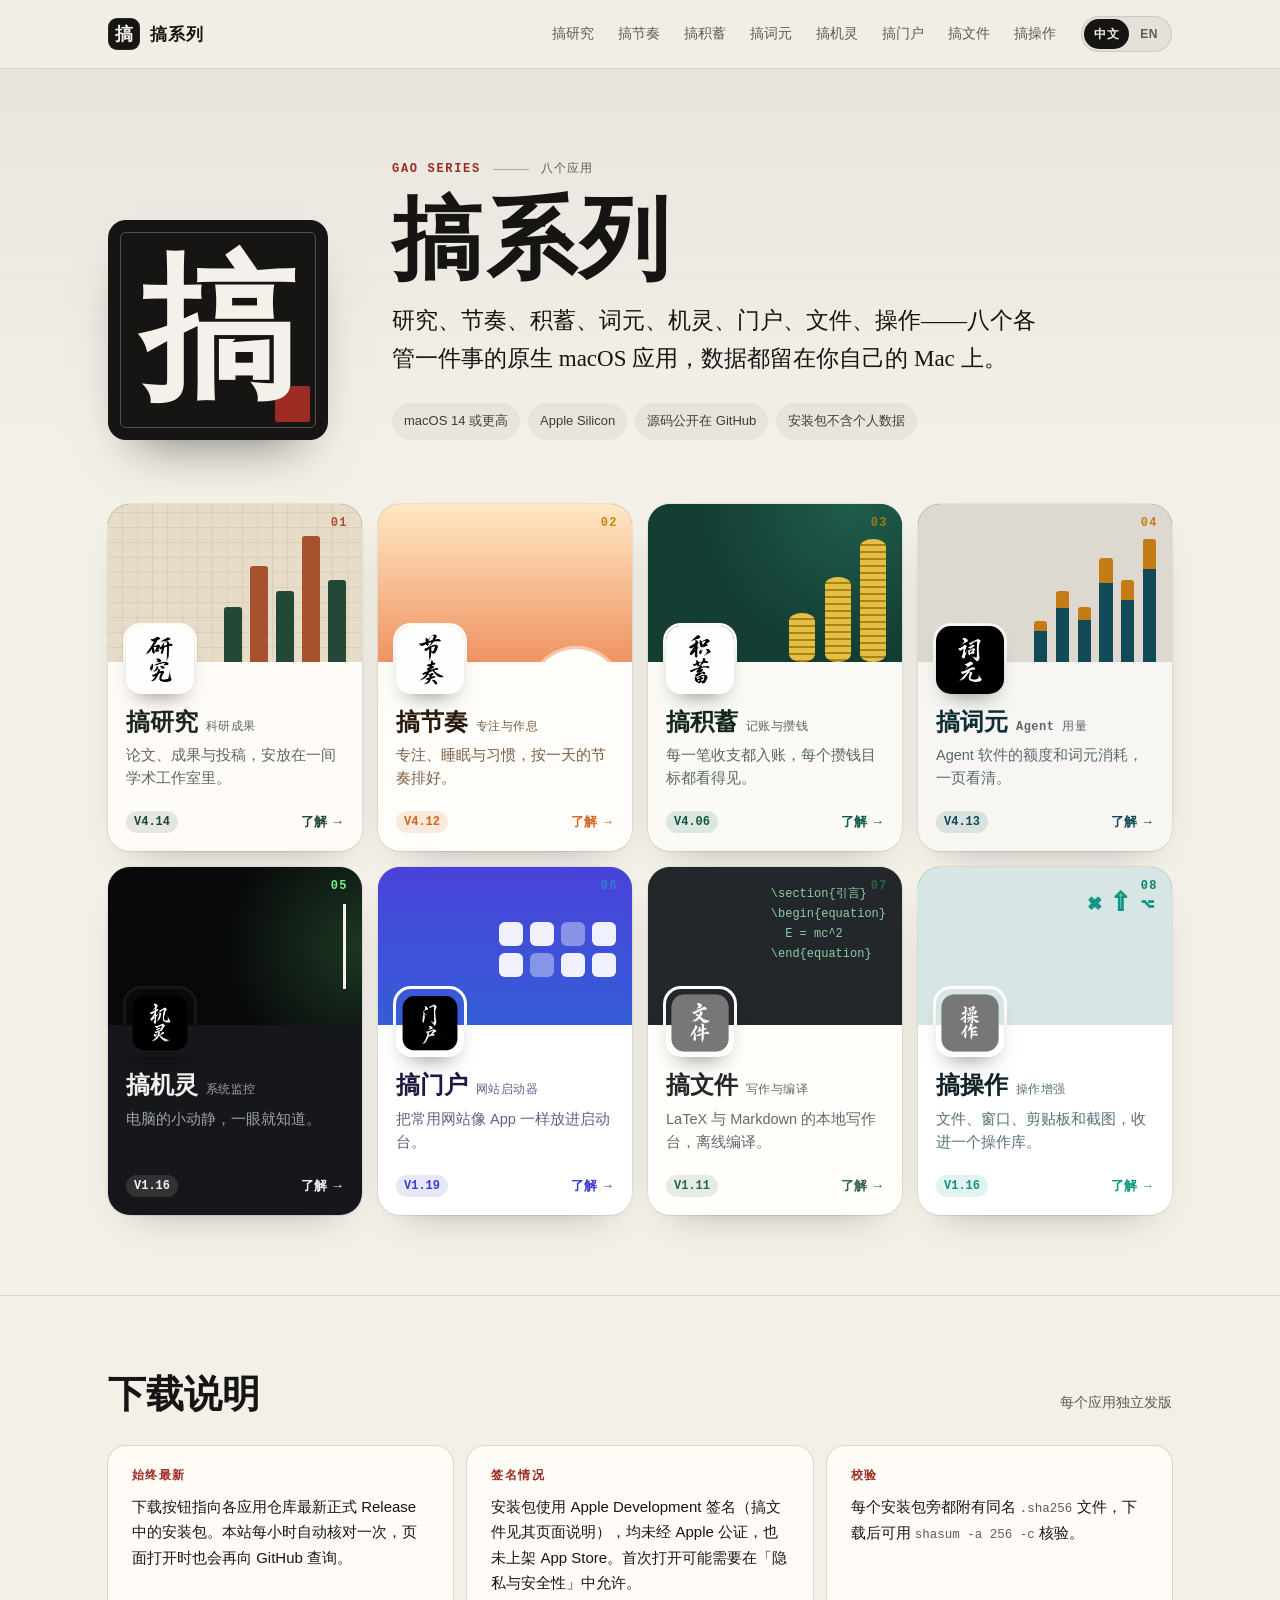
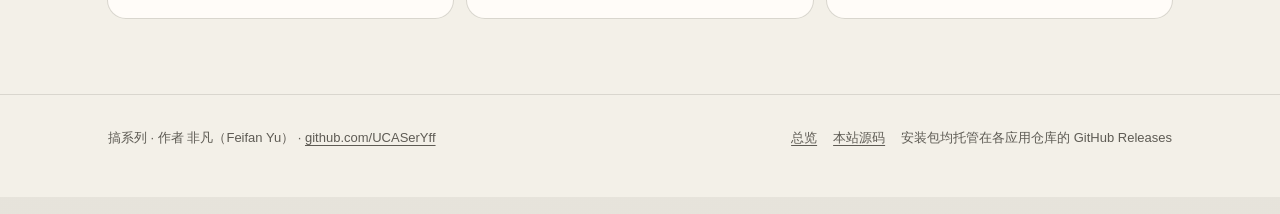
<file: index.html>
<!doctype html>
<html lang="zh-CN" translate="no" data-root="./">
<head>
<meta charset="utf-8">
<meta name="viewport" content="width=device-width, initial-scale=1, viewport-fit=cover">
<title>搞系列 · 八个原生 macOS 应用</title>
<meta name="description" content="搞系列：搞研究、搞节奏、搞积蓄、搞词元、搞机灵、搞门户、搞文件、搞操作，八个原生 macOS 应用的介绍与下载。">
<meta name="theme-color" content="#f4f2ec">
<meta property="og:title" content="搞系列 · 八个原生 macOS 应用">
<meta property="og:description" content="搞系列：搞研究、搞节奏、搞积蓄、搞词元、搞机灵、搞门户、搞文件、搞操作，八个原生 macOS 应用的介绍与下载。">
<meta property="og:type" content="website">
<meta property="og:url" content="https://ucaseryff.github.io/gao-apps/">
<link rel="canonical" href="https://ucaseryff.github.io/gao-apps/">
<link rel="icon" href="./assets/favicon.svg" type="image/svg+xml">
<link rel="stylesheet" href="./assets/site.css">
<script type="application/json" id="gao-meta">{"title":{"zh": "搞系列 · 八个原生 macOS 应用", "en": "搞系列 · Eight native macOS apps"},"description":{"zh": "搞系列：搞研究、搞节奏、搞积蓄、搞词元、搞机灵、搞门户、搞文件、搞操作，八个原生 macOS 应用的介绍与下载。", "en": "搞系列: 搞研究, 搞节奏, 搞积蓄, 搞词元, 搞机灵, 搞门户, 搞文件, and 搞操作 — introductions and downloads for eight native macOS apps."}}</script>
<script type="application/json" id="gao-ui">{"skip": {"zh": "跳到正文", "en": "Skip to content"}, "apps_nav": {"zh": "八个应用", "en": "Eight apps"}, "lang_label": {"zh": "语言", "en": "Language"}, "overview": {"zh": "总览", "en": "Overview"}, "source": {"zh": "本站源码", "en": "Site source"}, "hosted": {"zh": "安装包均托管在各应用仓库的 GitHub Releases", "en": "Installers are hosted on each app’s GitHub Releases"}, "credit": {"zh": "搞系列 · 作者 非凡（Feifan Yu）", "en": "搞系列 · Author 非凡 (Feifan Yu)"}, "not_found": {"zh": "页面不存在", "en": "Page not found"}, "not_found_title": {"zh": "页面不存在 | 搞系列", "en": "Page not found | 搞系列"}, "not_found_desc": {"zh": "页面不存在", "en": "Page not found"}, "back_home": {"zh": "回到搞系列总览", "en": "Back to the 搞系列 overview"}, "home_title": {"zh": "搞系列 · 八个原生 macOS 应用", "en": "搞系列 · Eight native macOS apps"}, "home_desc": {"zh": "搞系列：搞研究、搞节奏、搞积蓄、搞词元、搞机灵、搞门户、搞文件、搞操作，八个原生 macOS 应用的介绍与下载。", "en": "搞系列: 搞研究, 搞节奏, 搞积蓄, 搞词元, 搞机灵, 搞门户, 搞文件, and 搞操作 — introductions and downloads for eight native macOS apps."}, "home_kicker": {"zh": "八个应用", "en": "Eight apps"}, "home_sub": {"zh": "研究、节奏、积蓄、词元、机灵、门户、文件、操作——八个各管一件事的原生 macOS 应用，数据都留在你自己的 Mac 上。", "en": "Research, rhythm, savings, tokens, alertness, portals, files, and actions — eight native macOS apps, each responsible for one thing, with data kept on your own Mac."}, "chip_os": {"zh": "macOS 14 或更高", "en": "macOS 14 or later"}, "chip_silicon": {"zh": "Apple Silicon", "en": "Apple Silicon"}, "chip_source": {"zh": "源码公开在 GitHub", "en": "Source is public on GitHub"}, "chip_data": {"zh": "安装包不含个人数据", "en": "Installers contain no personal data"}, "more": {"zh": "了解 →", "en": "Details →"}, "unavailable": {"zh": "暂不可下载", "en": "Not available"}, "no_pkg": {"zh": "暂无正式安装包", "en": "No stable installer yet"}, "see_releases": {"zh": "查看发布页", "en": "View releases"}, "download": {"zh": "下载", "en": "Download"}, "release_notes": {"zh": "发布说明", "en": "Release notes"}, "sha_file": {"zh": "SHA-256 校验文件", "en": "SHA-256 file"}, "all_versions": {"zh": "所有版本", "en": "All versions"}, "meta_line": {"zh": "{size} · {date} 发布", "en": "{size} · Released {date}"}, "no_intel_short": {"zh": "暂无 Intel 版", "en": "No Intel version"}, "zip_pkg": {"zh": "ZIP 安装包", "en": "ZIP installer"}, "dmg_pkg": {"zh": "DMG 安装包", "en": "DMG installer"}, "features": {"zh": "能做什么", "en": "What it does"}, "from_readme": {"zh": "摘自", "en": "From the"}, "whats_new": {"zh": "V{version} 更新", "en": "What's new in V{version}"}, "from_notes": {"zh": "摘自正式发布说明", "en": "From the stable release notes"}, "stale": {"zh": "最新版本已更新为 V{version}，更新内容请看 {link}。", "en": "The latest version is now V{version}. See the {link} for what changed."}, "install_h": {"zh": "安装与校验", "en": "Install and verify"}, "plain": {"zh": "如实说明，不做夸大", "en": "As stated, without embellishment"}, "requirements": {"zh": "系统要求", "en": "Requirements"}, "req_os": {"zh": "macOS 14 或更高版本", "en": "macOS 14 or later"}, "req_chip": {"zh": "Apple Silicon（M 系列芯片）", "en": "Apple Silicon (M-series)"}, "req_intel": {"zh": "暂未提供 Intel 版本", "en": "No Intel version is offered"}, "install": {"zh": "安装", "en": "Install"}, "gate": {"zh": "如果 macOS 拦截打开，先确认下载来源，再到「系统设置 → 隐私与安全性」允许打开。", "en": "If macOS blocks the app, confirm the download source, then allow it in System Settings → Privacy & Security."}, "sign_data": {"zh": "签名与数据", "en": "Signing and data"}, "not_store": {"zh": "未上架 App Store。", "en": "Not listed on the App Store."}, "no_personal": {"zh": "安装包不含任何个人数据。本地数据目录：", "en": "The installer contains no personal data. Local data directory:"}, "prev": {"zh": "← 上一个", "en": "← Previous"}, "next": {"zh": "下一个 →", "en": "Next →"}, "other_apps": {"zh": "其他应用", "en": "Other apps"}, "on_page": {"zh": "本页", "en": "On this page"}, "nav_changes": {"zh": "更新", "en": "Changes"}, "dl_notes": {"zh": "下载说明", "en": "About downloads"}, "each_ships": {"zh": "每个应用独立发版", "en": "Each app ships on its own"}, "always": {"zh": "始终最新", "en": "Always current"}, "always_p": {"zh": "下载按钮指向各应用仓库最新正式 Release 中的安装包。本站每小时自动核对一次，页面打开时也会再向 GitHub 查询。", "en": "Each download button points to the installer in that app’s own latest stable Release. This site checks once an hour, and asks GitHub again when the page opens."}, "signing_h": {"zh": "签名情况", "en": "Signing"}, "signing_p": {"zh": "安装包使用 Apple Development 签名（搞文件见其页面说明），均未经 Apple 公证，也未上架 App Store。首次打开可能需要在「隐私与安全性」中允许。", "en": "Installers are signed with Apple Development (搞文件 explains its own wording on its page). None are notarized by Apple or listed on the App Store. The first open may need to be allowed under Privacy & Security."}, "checksums": {"zh": "校验", "en": "Checksums"}, "checksums_p": {"zh": "每个安装包旁都附有同名 \u003ccode>.sha256\u003c/code> 文件，下载后可用 \u003ccode>shasum -a 256 -c\u003c/code> 核验。", "en": "Each installer is accompanied by a \u003ccode>.sha256\u003c/code> file of the same name. After downloading, verify with \u003ccode>shasum -a 256 -c\u003c/code>."}, "copy_sha": {"zh": "复制 SHA-256", "en": "Copy SHA-256"}, "copy_path": {"zh": "复制路径", "en": "Copy path"}, "copy_cmd": {"zh": "复制校验命令", "en": "Copy verify command"}, "copied": {"zh": "已复制", "en": "Copied"}, "copy_fail": {"zh": "未能复制", "en": "Couldn’t copy"}, "series_line": {"zh": "搞系列之{ordinal} · {role}", "en": "No. {n} in 搞系列 · {role}"}}</script>
<script>
(function(){
  var l="zh";
  try{
    var q=(new URLSearchParams(location.search).get("lang")||"").toLowerCase();
    var s=localStorage.getItem("gao-lang");
    if(q==="en"||q==="zh"){l=q;localStorage.setItem("gao-lang",q);}
    else if(s==="en")l="en";
  }catch(err){}
  document.documentElement.lang=l==="en"?"en":"zh-CN";
  try{
    var m=JSON.parse(document.getElementById("gao-meta").textContent);
    if(l==="en"){
      document.title=m.title.en;
      var d=document.querySelector('meta[name="description"]');
      if(d)d.setAttribute("content",m.description.en);
      var t=document.querySelector('meta[property="og:title"]');
      if(t)t.setAttribute("content",m.title.en);
      var g=document.querySelector('meta[property="og:description"]');
      if(g)g.setAttribute("content",m.description.en);
    }
  }catch(err){}
})();
</script>
<style>html:not([lang="en"]) .t-en{display:none!important}html[lang="en"] .t-zh{display:none!important}</style>
</head>
<body class="home">
<a class="skip" href="#content"><span class="t-zh" lang="zh-CN">跳到正文</span><span class="t-en" lang="en">Skip to content</span></a>
<header class="nav"><div class="wrap">
<a class="brand" href="./"><span class="brand-mark">搞</span><span class="brand-text">搞系列</span></a>
<nav class="nav-apps" aria-label="八个应用" data-aria-zh="八个应用" data-aria-en="Eight apps"><a href="./yanjiu/">搞研究</a><a href="./jiezou/">搞节奏</a><a href="./jixu/">搞积蓄</a><a href="./ciyuan/">搞词元</a><a href="./jiling/">搞机灵</a><a href="./menhu/">搞门户</a><a href="./wenjian/">搞文件</a><a href="./caozuo/">搞操作</a></nav>
<div class="lang" role="radiogroup" aria-label="语言" data-aria-zh="语言" data-aria-en="Language">
<button type="button" role="radio" data-set-lang="zh" aria-checked="true" tabindex="0">中文</button>
<button type="button" role="radio" data-set-lang="en" aria-checked="false" tabindex="-1">EN</button>
</div>
</div></header>
<main id="content">
<section class="home-hero"><div class="wrap">
  <div class="seal" aria-hidden="true"><span>搞</span></div>
  <div>
    <p class="eyebrow"><span class="idx">GAO SERIES</span><span class="bar"></span><span class="t-zh" lang="zh-CN">八个应用</span><span class="t-en" lang="en">Eight apps</span></p>
    <h1>搞系列</h1>
    <p class="sub"><span class="t-zh" lang="zh-CN">研究、节奏、积蓄、词元、机灵、门户、文件、操作——八个各管一件事的原生 macOS 应用，数据都留在你自己的 Mac 上。</span><span class="t-en" lang="en">Research, rhythm, savings, tokens, alertness, portals, files, and actions — eight native macOS apps, each responsible for one thing, with data kept on your own Mac.</span></p>
    <ul class="chips"><li><span class="t-zh" lang="zh-CN">macOS 14 或更高</span><span class="t-en" lang="en">macOS 14 or later</span></li><li>Apple Silicon</li><li><span class="t-zh" lang="zh-CN">源码公开在 GitHub</span><span class="t-en" lang="en">Source is public on GitHub</span></li><li><span class="t-zh" lang="zh-CN">安装包不含个人数据</span><span class="t-en" lang="en">Installers contain no personal data</span></li></ul>
  </div>
</div></section>
<div class="wrap"><div class="cards"><a class="card theme-yanjiu" href="yanjiu/" data-app="yanjiu" data-repo="GaoYanJiu">
  <div class="card-top s-mini-yanjiu"><span class="card-num">01</span><div class="mini"><span style="height:40%"></span><span style="height:70%"></span><span style="height:52%"></span><span style="height:92%"></span><span style="height:60%"></span></div></div><img class="card-icon" src="assets/icons/yanjiu.png" alt="" width="72" height="72" loading="lazy">
  <div class="card-body"><h2>搞研究<small><span class="t-zh" lang="zh-CN">科研成果</span><span class="t-en" lang="en">Research output</span></small></h2><p><span class="t-zh" lang="zh-CN">论文、成果与投稿，安放在一间学术工作室里。</span><span class="t-en" lang="en">Papers, results, and submissions, kept in one academic studio.</span></p>
  <div class="card-foot"><span class="ver" data-ver="yanjiu">V4.14</span><span class="go"><span class="t-zh" lang="zh-CN">了解 →</span><span class="t-en" lang="en">Details →</span></span></div></div>
</a><a class="card theme-jiezou" href="jiezou/" data-app="jiezou" data-repo="GaoJieZou">
  <div class="card-top s-mini-jiezou"><span class="card-num">02</span></div><img class="card-icon" src="assets/icons/jiezou.png" alt="" width="72" height="72" loading="lazy">
  <div class="card-body"><h2>搞节奏<small><span class="t-zh" lang="zh-CN">专注与作息</span><span class="t-en" lang="en">Focus and daily rhythm</span></small></h2><p><span class="t-zh" lang="zh-CN">专注、睡眠与习惯，按一天的节奏排好。</span><span class="t-en" lang="en">Focus, sleep, and habits, arranged to the rhythm of a day.</span></p>
  <div class="card-foot"><span class="ver" data-ver="jiezou">V4.12</span><span class="go"><span class="t-zh" lang="zh-CN">了解 →</span><span class="t-en" lang="en">Details →</span></span></div></div>
</a><a class="card theme-jixu" href="jixu/" data-app="jixu" data-repo="GaoJiXu">
  <div class="card-top s-mini-jixu"><span class="card-num">03</span><div class="mini"><span style="height:36%"></span><span style="height:62%"></span><span style="height:90%"></span></div></div><img class="card-icon" src="assets/icons/jixu.png" alt="" width="72" height="72" loading="lazy">
  <div class="card-body"><h2>搞积蓄<small><span class="t-zh" lang="zh-CN">记账与攒钱</span><span class="t-en" lang="en">Bookkeeping and saving</span></small></h2><p><span class="t-zh" lang="zh-CN">每一笔收支都入账，每个攒钱目标都看得见。</span><span class="t-en" lang="en">Every transaction is recorded, and every savings goal is visible.</span></p>
  <div class="card-foot"><span class="ver" data-ver="jixu">V4.06</span><span class="go"><span class="t-zh" lang="zh-CN">了解 →</span><span class="t-en" lang="en">Details →</span></span></div></div>
</a><a class="card theme-ciyuan" href="ciyuan/" data-app="ciyuan" data-repo="GaoCiYuan">
  <div class="card-top s-mini-ciyuan"><span class="card-num">04</span><div class="mini"><span style="height:30%"></span><span style="height:52%"></span><span style="height:40%"></span><span style="height:76%"></span><span style="height:60%"></span><span style="height:90%"></span></div></div><img class="card-icon" src="assets/icons/ciyuan.png" alt="" width="72" height="72" loading="lazy">
  <div class="card-body"><h2>搞词元<small><span class="t-zh" lang="zh-CN">Agent 用量</span><span class="t-en" lang="en">Agent usage</span></small></h2><p><span class="t-zh" lang="zh-CN">Agent 软件的额度和词元消耗，一页看清。</span><span class="t-en" lang="en">Quotas and token use for Agent apps, clear on one page.</span></p>
  <div class="card-foot"><span class="ver" data-ver="ciyuan">V4.13</span><span class="go"><span class="t-zh" lang="zh-CN">了解 →</span><span class="t-en" lang="en">Details →</span></span></div></div>
</a><a class="card theme-jiling" href="jiling/" data-app="jiling" data-repo="GaoJiLing">
  <div class="card-top s-mini-jiling"><span class="card-num">05</span></div><img class="card-icon" src="assets/icons/jiling.png" alt="" width="72" height="72" loading="lazy">
  <div class="card-body"><h2>搞机灵<small><span class="t-zh" lang="zh-CN">系统监控</span><span class="t-en" lang="en">System monitoring</span></small></h2><p><span class="t-zh" lang="zh-CN">电脑的小动静，一眼就知道。</span><span class="t-en" lang="en">The small movements of your Mac, clear at a glance.</span></p>
  <div class="card-foot"><span class="ver" data-ver="jiling">V1.16</span><span class="go"><span class="t-zh" lang="zh-CN">了解 →</span><span class="t-en" lang="en">Details →</span></span></div></div>
</a><a class="card theme-menhu" href="menhu/" data-app="menhu" data-repo="GaoMenHu">
  <div class="card-top s-mini-menhu"><span class="card-num">06</span><div class="mini"><span></span><span></span><span></span><span></span><span></span><span></span><span></span><span></span></div></div><img class="card-icon" src="assets/icons/menhu.png" alt="" width="72" height="72" loading="lazy">
  <div class="card-body"><h2>搞门户<small><span class="t-zh" lang="zh-CN">网站启动器</span><span class="t-en" lang="en">Website launcher</span></small></h2><p><span class="t-zh" lang="zh-CN">把常用网站像 App 一样放进启动台。</span><span class="t-en" lang="en">Put the sites you use often on a Launchpad, like apps.</span></p>
  <div class="card-foot"><span class="ver" data-ver="menhu">V1.19</span><span class="go"><span class="t-zh" lang="zh-CN">了解 →</span><span class="t-en" lang="en">Details →</span></span></div></div>
</a><a class="card theme-wenjian" href="wenjian/" data-app="wenjian" data-repo="GaoWenJian">
  <div class="card-top s-mini-wenjian"><span class="card-num">07</span></div><img class="card-icon" src="assets/icons/wenjian.png" alt="" width="72" height="72" loading="lazy">
  <div class="card-body"><h2>搞文件<small><span class="t-zh" lang="zh-CN">写作与编译</span><span class="t-en" lang="en">Writing and compiling</span></small></h2><p><span class="t-zh" lang="zh-CN">LaTeX 与 Markdown 的本地写作台，离线编译。</span><span class="t-en" lang="en">A local desk for LaTeX and Markdown, compiled offline.</span></p>
  <div class="card-foot"><span class="ver" data-ver="wenjian">V1.11</span><span class="go"><span class="t-zh" lang="zh-CN">了解 →</span><span class="t-en" lang="en">Details →</span></span></div></div>
</a><a class="card theme-caozuo" href="caozuo/" data-app="caozuo" data-repo="GaoCaoZuo">
  <div class="card-top s-mini-caozuo"><span class="card-num">08</span></div><img class="card-icon" src="assets/icons/caozuo.png" alt="" width="72" height="72" loading="lazy">
  <div class="card-body"><h2>搞操作<small><span class="t-zh" lang="zh-CN">操作增强</span><span class="t-en" lang="en">Extra actions</span></small></h2><p><span class="t-zh" lang="zh-CN">文件、窗口、剪贴板和截图，收进一个操作库。</span><span class="t-en" lang="en">Files, windows, the clipboard, and screenshots, gathered into one action library.</span></p>
  <div class="card-foot"><span class="ver" data-ver="caozuo">V1.16</span><span class="go"><span class="t-zh" lang="zh-CN">了解 →</span><span class="t-en" lang="en">Details →</span></span></div></div>
</a></div></div>
<section class="section" id="downloads"><div class="wrap">
  <div class="sec-head"><h2><span class="t-zh" lang="zh-CN">下载说明</span><span class="t-en" lang="en">About downloads</span></h2><p><span class="t-zh" lang="zh-CN">每个应用独立发版</span><span class="t-en" lang="en">Each app ships on its own</span></p></div>
  <div class="home-notes facts">
    <div class="fact"><h3><span class="t-zh" lang="zh-CN">始终最新</span><span class="t-en" lang="en">Always current</span></h3><p><span class="t-zh" lang="zh-CN">下载按钮指向各应用仓库最新正式 Release 中的安装包。本站每小时自动核对一次，页面打开时也会再向 GitHub 查询。</span><span class="t-en" lang="en">Each download button points to the installer in that app’s own latest stable Release. This site checks once an hour, and asks GitHub again when the page opens.</span></p></div>
    <div class="fact"><h3><span class="t-zh" lang="zh-CN">签名情况</span><span class="t-en" lang="en">Signing</span></h3><p><span class="t-zh" lang="zh-CN">安装包使用 Apple Development 签名（搞文件见其页面说明），均未经 Apple 公证，也未上架 App Store。首次打开可能需要在「隐私与安全性」中允许。</span><span class="t-en" lang="en">Installers are signed with Apple Development (搞文件 explains its own wording on its page). None are notarized by Apple or listed on the App Store. The first open may need to be allowed under Privacy &amp; Security.</span></p></div>
    <div class="fact"><h3><span class="t-zh" lang="zh-CN">校验</span><span class="t-en" lang="en">Checksums</span></h3><p><span class="t-zh" lang="zh-CN">每个安装包旁都附有同名 <code>.sha256</code> 文件，下载后可用 <code>shasum -a 256 -c</code> 核验。</span><span class="t-en" lang="en">Each installer is accompanied by a <code>.sha256</code> file of the same name. After downloading, verify with <code>shasum -a 256 -c</code>.</span></p></div>
  </div>
</div></section>
</main>
<footer class="foot"><div class="wrap">
<div><span class="t-zh" lang="zh-CN">搞系列 · 作者 非凡（Feifan Yu）</span><span class="t-en" lang="en">搞系列 · Author 非凡 (Feifan Yu)</span> · <a href="https://github.com/UCASerYff">github.com/UCASerYff</a></div>
<nav aria-label="总览" data-aria-zh="总览" data-aria-en="Overview"><a href="./"><span class="t-zh" lang="zh-CN">总览</span><span class="t-en" lang="en">Overview</span></a><a href="https://github.com/UCASerYff/gao-apps"><span class="t-zh" lang="zh-CN">本站源码</span><span class="t-en" lang="en">Site source</span></a><span><span class="t-zh" lang="zh-CN">安装包均托管在各应用仓库的 GitHub Releases</span><span class="t-en" lang="en">Installers are hosted on each app’s GitHub Releases</span></span></nav>
</div></footer>
<p class="sr" id="copy-status" aria-live="polite"></p>
<script src="./assets/site.js" defer></script>
</body>
</html>
</file>
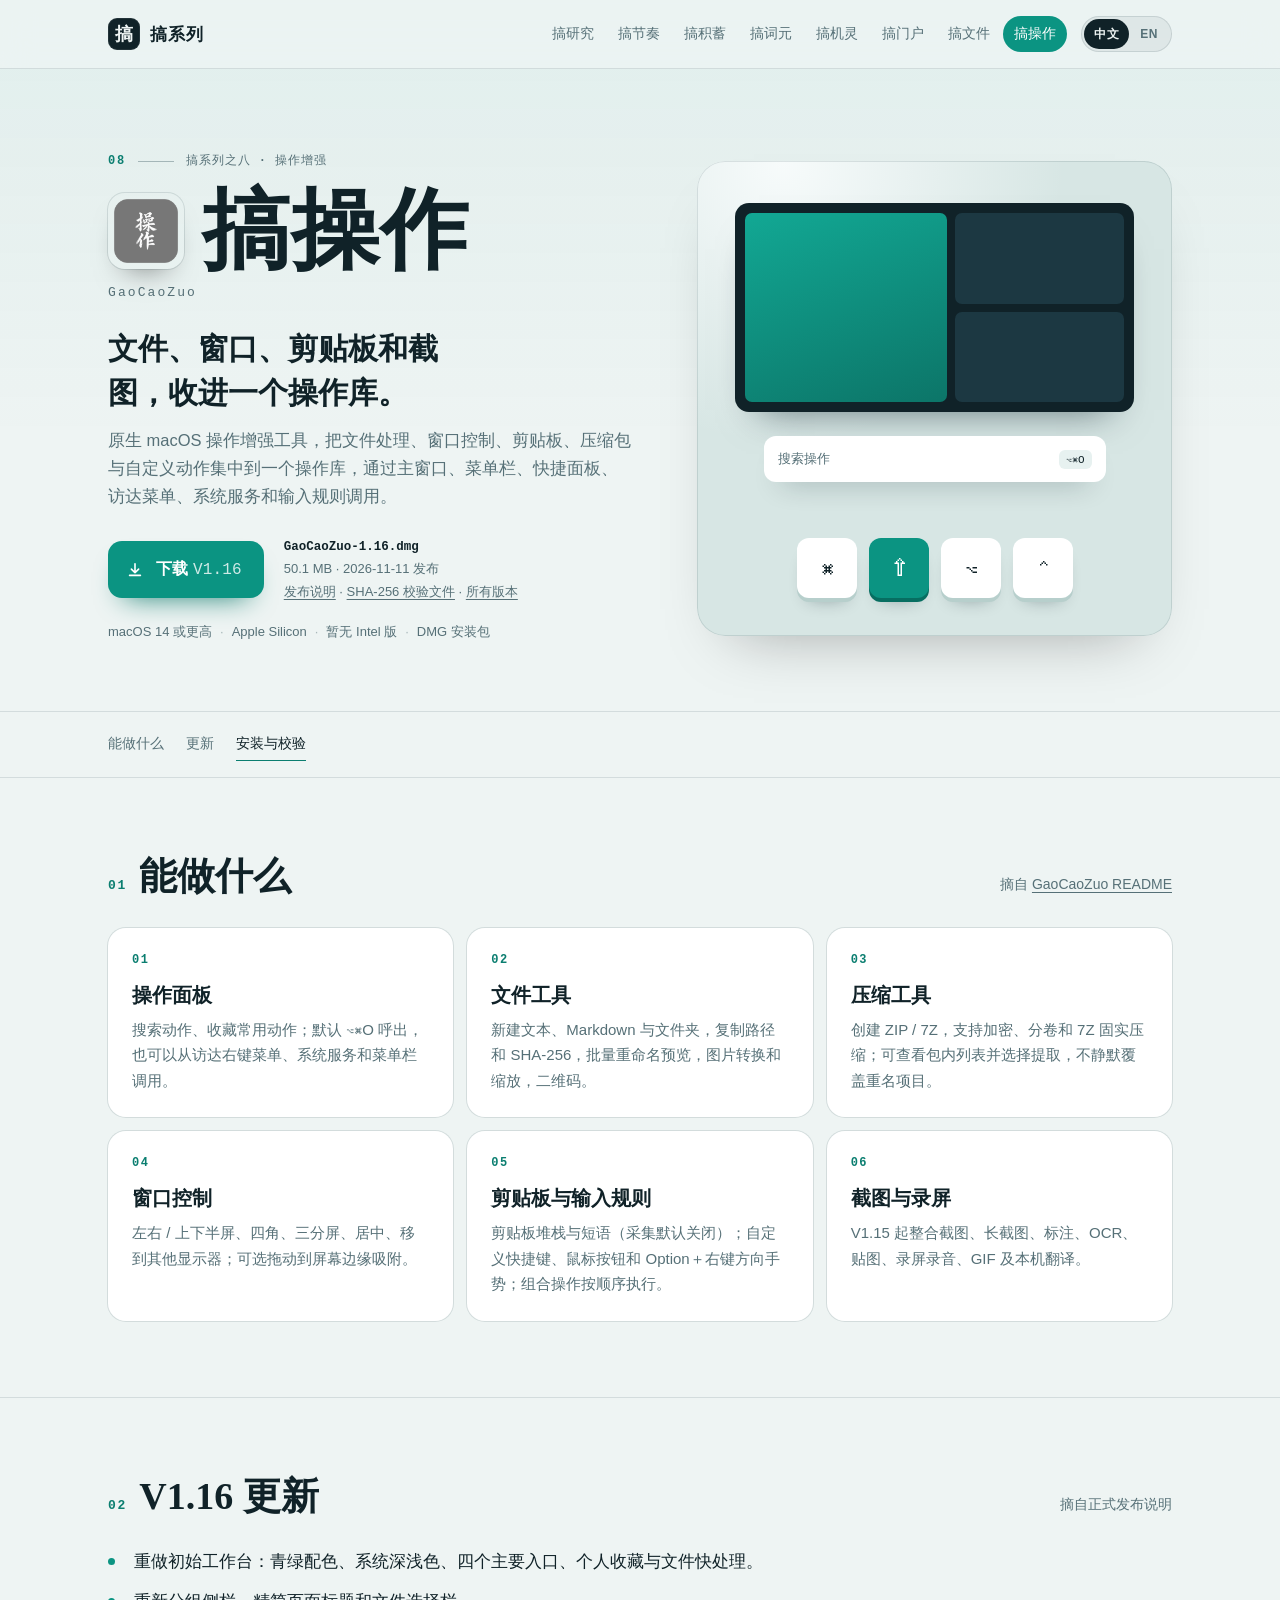
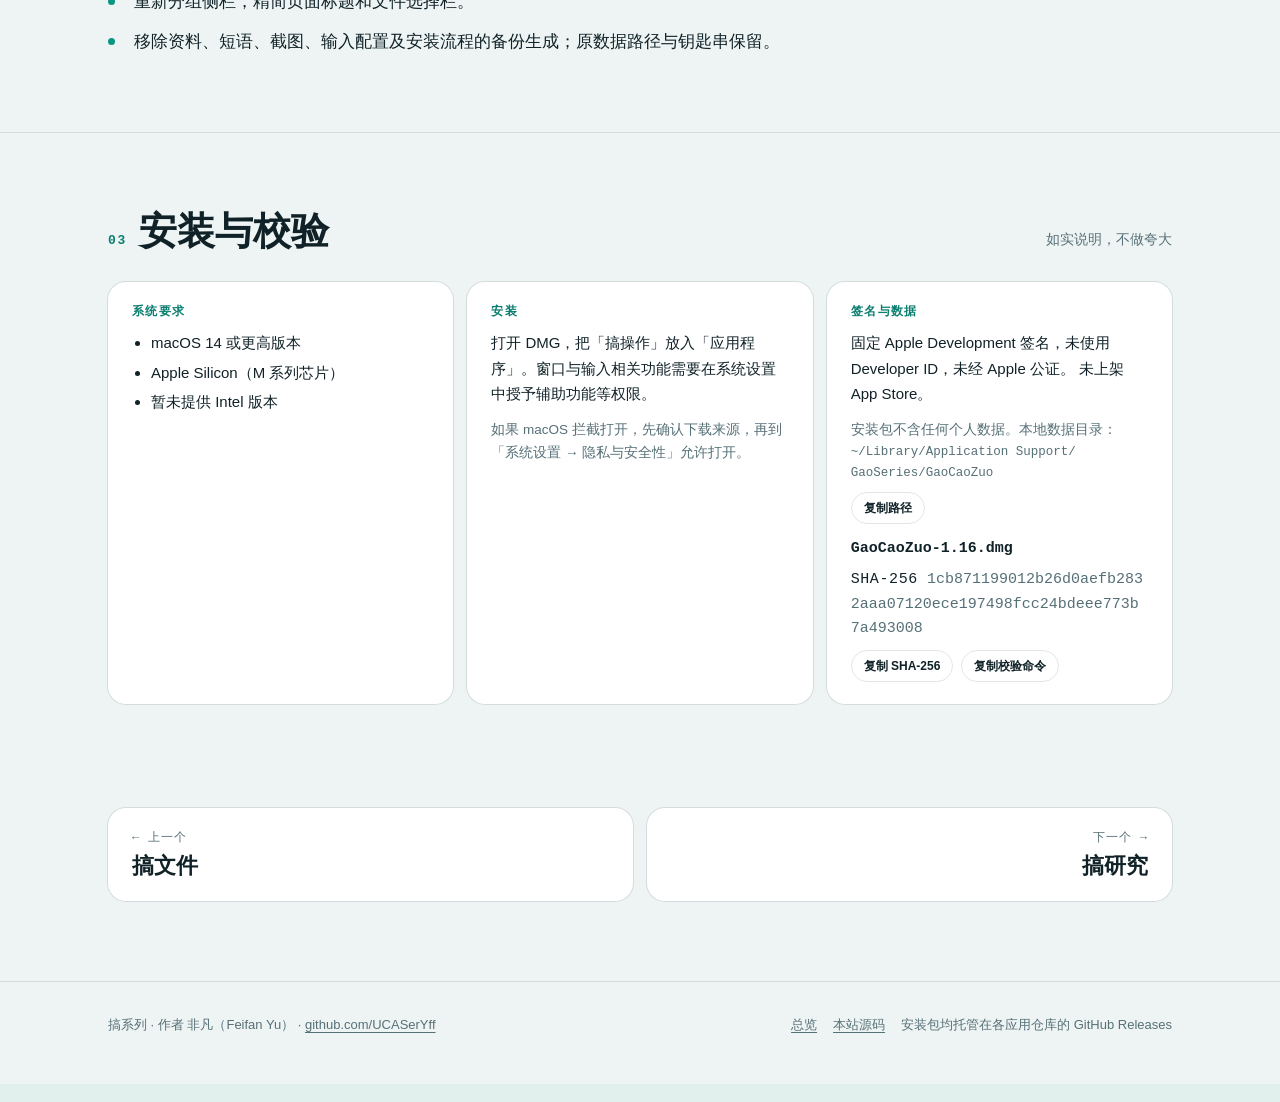
<file: caozuo/index.html>
<!doctype html>
<html lang="zh-CN" translate="no" data-root="../">
<head>
<meta charset="utf-8">
<meta name="viewport" content="width=device-width, initial-scale=1, viewport-fit=cover">
<title>搞操作 · 文件、窗口、剪贴板和截图，收进一个操作库 | 搞系列</title>
<meta name="description" content="原生 macOS 操作增强工具，把文件处理、窗口控制、剪贴板、压缩包与自定义动作集中到一个操作库，通过主窗口、菜单栏、快捷面板、访达菜单、系统服务和输入规则调用。">
<meta name="theme-color" content="#eff4f4">
<meta property="og:title" content="搞操作 · 文件、窗口、剪贴板和截图，收进一个操作库 | 搞系列">
<meta property="og:description" content="原生 macOS 操作增强工具，把文件处理、窗口控制、剪贴板、压缩包与自定义动作集中到一个操作库，通过主窗口、菜单栏、快捷面板、访达菜单、系统服务和输入规则调用。">
<meta property="og:type" content="website">
<meta property="og:url" content="https://ucaseryff.github.io/gao-apps/caozuo/">
<link rel="canonical" href="https://ucaseryff.github.io/gao-apps/caozuo/">
<link rel="icon" href="../assets/favicon.svg" type="image/svg+xml">
<link rel="stylesheet" href="../assets/site.css">
<script type="application/json" id="gao-meta">{"title":{"zh": "搞操作 · 文件、窗口、剪贴板和截图，收进一个操作库 | 搞系列", "en": "搞操作 · Files, windows, the clipboard, and screenshots, gathered into one action library | 搞系列"},"description":{"zh": "原生 macOS 操作增强工具，把文件处理、窗口控制、剪贴板、压缩包与自定义动作集中到一个操作库，通过主窗口、菜单栏、快捷面板、访达菜单、系统服务和输入规则调用。", "en": "A native macOS tool for extra actions. File handling, window controls, the clipboard, archives, and custom actions sit in one action library, and can be called from the main window, the menu bar, a quick palette, the Finder menu, system Services, and input rules."}}</script>
<script type="application/json" id="gao-ui">{"skip": {"zh": "跳到正文", "en": "Skip to content"}, "apps_nav": {"zh": "八个应用", "en": "Eight apps"}, "lang_label": {"zh": "语言", "en": "Language"}, "overview": {"zh": "总览", "en": "Overview"}, "source": {"zh": "本站源码", "en": "Site source"}, "hosted": {"zh": "安装包均托管在各应用仓库的 GitHub Releases", "en": "Installers are hosted on each app’s GitHub Releases"}, "credit": {"zh": "搞系列 · 作者 非凡（Feifan Yu）", "en": "搞系列 · Author 非凡 (Feifan Yu)"}, "not_found": {"zh": "页面不存在", "en": "Page not found"}, "not_found_title": {"zh": "页面不存在 | 搞系列", "en": "Page not found | 搞系列"}, "not_found_desc": {"zh": "页面不存在", "en": "Page not found"}, "back_home": {"zh": "回到搞系列总览", "en": "Back to the 搞系列 overview"}, "home_title": {"zh": "搞系列 · 八个原生 macOS 应用", "en": "搞系列 · Eight native macOS apps"}, "home_desc": {"zh": "搞系列：搞研究、搞节奏、搞积蓄、搞词元、搞机灵、搞门户、搞文件、搞操作，八个原生 macOS 应用的介绍与下载。", "en": "搞系列: 搞研究, 搞节奏, 搞积蓄, 搞词元, 搞机灵, 搞门户, 搞文件, and 搞操作 — introductions and downloads for eight native macOS apps."}, "home_kicker": {"zh": "八个应用", "en": "Eight apps"}, "home_sub": {"zh": "研究、节奏、积蓄、词元、机灵、门户、文件、操作——八个各管一件事的原生 macOS 应用，数据都留在你自己的 Mac 上。", "en": "Research, rhythm, savings, tokens, alertness, portals, files, and actions — eight native macOS apps, each responsible for one thing, with data kept on your own Mac."}, "chip_os": {"zh": "macOS 14 或更高", "en": "macOS 14 or later"}, "chip_silicon": {"zh": "Apple Silicon", "en": "Apple Silicon"}, "chip_source": {"zh": "源码公开在 GitHub", "en": "Source is public on GitHub"}, "chip_data": {"zh": "安装包不含个人数据", "en": "Installers contain no personal data"}, "more": {"zh": "了解 →", "en": "Details →"}, "unavailable": {"zh": "暂不可下载", "en": "Not available"}, "no_pkg": {"zh": "暂无正式安装包", "en": "No stable installer yet"}, "see_releases": {"zh": "查看发布页", "en": "View releases"}, "download": {"zh": "下载", "en": "Download"}, "release_notes": {"zh": "发布说明", "en": "Release notes"}, "sha_file": {"zh": "SHA-256 校验文件", "en": "SHA-256 file"}, "all_versions": {"zh": "所有版本", "en": "All versions"}, "meta_line": {"zh": "{size} · {date} 发布", "en": "{size} · Released {date}"}, "no_intel_short": {"zh": "暂无 Intel 版", "en": "No Intel version"}, "zip_pkg": {"zh": "ZIP 安装包", "en": "ZIP installer"}, "dmg_pkg": {"zh": "DMG 安装包", "en": "DMG installer"}, "features": {"zh": "能做什么", "en": "What it does"}, "from_readme": {"zh": "摘自", "en": "From the"}, "whats_new": {"zh": "V{version} 更新", "en": "What's new in V{version}"}, "from_notes": {"zh": "摘自正式发布说明", "en": "From the stable release notes"}, "stale": {"zh": "最新版本已更新为 V{version}，更新内容请看 {link}。", "en": "The latest version is now V{version}. See the {link} for what changed."}, "install_h": {"zh": "安装与校验", "en": "Install and verify"}, "plain": {"zh": "如实说明，不做夸大", "en": "As stated, without embellishment"}, "requirements": {"zh": "系统要求", "en": "Requirements"}, "req_os": {"zh": "macOS 14 或更高版本", "en": "macOS 14 or later"}, "req_chip": {"zh": "Apple Silicon（M 系列芯片）", "en": "Apple Silicon (M-series)"}, "req_intel": {"zh": "暂未提供 Intel 版本", "en": "No Intel version is offered"}, "install": {"zh": "安装", "en": "Install"}, "gate": {"zh": "如果 macOS 拦截打开，先确认下载来源，再到「系统设置 → 隐私与安全性」允许打开。", "en": "If macOS blocks the app, confirm the download source, then allow it in System Settings → Privacy & Security."}, "sign_data": {"zh": "签名与数据", "en": "Signing and data"}, "not_store": {"zh": "未上架 App Store。", "en": "Not listed on the App Store."}, "no_personal": {"zh": "安装包不含任何个人数据。本地数据目录：", "en": "The installer contains no personal data. Local data directory:"}, "prev": {"zh": "← 上一个", "en": "← Previous"}, "next": {"zh": "下一个 →", "en": "Next →"}, "other_apps": {"zh": "其他应用", "en": "Other apps"}, "on_page": {"zh": "本页", "en": "On this page"}, "nav_changes": {"zh": "更新", "en": "Changes"}, "dl_notes": {"zh": "下载说明", "en": "About downloads"}, "each_ships": {"zh": "每个应用独立发版", "en": "Each app ships on its own"}, "always": {"zh": "始终最新", "en": "Always current"}, "always_p": {"zh": "下载按钮指向各应用仓库最新正式 Release 中的安装包。本站每小时自动核对一次，页面打开时也会再向 GitHub 查询。", "en": "Each download button points to the installer in that app’s own latest stable Release. This site checks once an hour, and asks GitHub again when the page opens."}, "signing_h": {"zh": "签名情况", "en": "Signing"}, "signing_p": {"zh": "安装包使用 Apple Development 签名（搞文件见其页面说明），均未经 Apple 公证，也未上架 App Store。首次打开可能需要在「隐私与安全性」中允许。", "en": "Installers are signed with Apple Development (搞文件 explains its own wording on its page). None are notarized by Apple or listed on the App Store. The first open may need to be allowed under Privacy & Security."}, "checksums": {"zh": "校验", "en": "Checksums"}, "checksums_p": {"zh": "每个安装包旁都附有同名 \u003ccode>.sha256\u003c/code> 文件，下载后可用 \u003ccode>shasum -a 256 -c\u003c/code> 核验。", "en": "Each installer is accompanied by a \u003ccode>.sha256\u003c/code> file of the same name. After downloading, verify with \u003ccode>shasum -a 256 -c\u003c/code>."}, "copy_sha": {"zh": "复制 SHA-256", "en": "Copy SHA-256"}, "copy_path": {"zh": "复制路径", "en": "Copy path"}, "copy_cmd": {"zh": "复制校验命令", "en": "Copy verify command"}, "copied": {"zh": "已复制", "en": "Copied"}, "copy_fail": {"zh": "未能复制", "en": "Couldn’t copy"}, "series_line": {"zh": "搞系列之{ordinal} · {role}", "en": "No. {n} in 搞系列 · {role}"}}</script>
<script>
(function(){
  var l="zh";
  try{
    var q=(new URLSearchParams(location.search).get("lang")||"").toLowerCase();
    var s=localStorage.getItem("gao-lang");
    if(q==="en"||q==="zh"){l=q;localStorage.setItem("gao-lang",q);}
    else if(s==="en")l="en";
  }catch(err){}
  document.documentElement.lang=l==="en"?"en":"zh-CN";
  try{
    var m=JSON.parse(document.getElementById("gao-meta").textContent);
    if(l==="en"){
      document.title=m.title.en;
      var d=document.querySelector('meta[name="description"]');
      if(d)d.setAttribute("content",m.description.en);
      var t=document.querySelector('meta[property="og:title"]');
      if(t)t.setAttribute("content",m.title.en);
      var g=document.querySelector('meta[property="og:description"]');
      if(g)g.setAttribute("content",m.description.en);
    }
  }catch(err){}
})();
</script>
<style>html:not([lang="en"]) .t-en{display:none!important}html[lang="en"] .t-zh{display:none!important}</style>
</head>
<body class="app theme-caozuo">
<a class="skip" href="#content"><span class="t-zh" lang="zh-CN">跳到正文</span><span class="t-en" lang="en">Skip to content</span></a>
<header class="nav"><div class="wrap">
<a class="brand" href="../"><span class="brand-mark">搞</span><span class="brand-text">搞系列</span></a>
<nav class="nav-apps" aria-label="八个应用" data-aria-zh="八个应用" data-aria-en="Eight apps"><a href="../yanjiu/">搞研究</a><a href="../jiezou/">搞节奏</a><a href="../jixu/">搞积蓄</a><a href="../ciyuan/">搞词元</a><a href="../jiling/">搞机灵</a><a href="../menhu/">搞门户</a><a href="../wenjian/">搞文件</a><a href="../caozuo/" aria-current="page">搞操作</a></nav>
<div class="lang" role="radiogroup" aria-label="语言" data-aria-zh="语言" data-aria-en="Language">
<button type="button" role="radio" data-set-lang="zh" aria-checked="true" tabindex="0">中文</button>
<button type="button" role="radio" data-set-lang="en" aria-checked="false" tabindex="-1">EN</button>
</div>
</div></header>
<main id="content">
<section class="hero"><div class="wrap">
  <div class="hero-text">
    <p class="eyebrow"><span class="idx">08</span><span class="bar"></span><span class="t-zh" lang="zh-CN">搞系列之八 · 操作增强</span><span class="t-en" lang="en">No. 8 in 搞系列 · Extra actions</span></p>
    <h1 class="title"><img class="icon" src="../assets/icons/caozuo.png" alt="" width="76" height="76">搞操作</h1>
    <span class="title-en">GaoCaoZuo</span>
    <p class="tagline"><span class="t-zh" lang="zh-CN">文件、窗口、剪贴板和截图，收进一个操作库。</span><span class="t-en" lang="en">Files, windows, the clipboard, and screenshots, gathered into one action library.</span></p>
    <p class="lede"><span class="t-zh" lang="zh-CN">原生 macOS 操作增强工具，把文件处理、窗口控制、剪贴板、压缩包与自定义动作集中到一个操作库，通过主窗口、菜单栏、快捷面板、访达菜单、系统服务和输入规则调用。</span><span class="t-en" lang="en">A native macOS tool for extra actions. File handling, window controls, the clipboard, archives, and custom actions sit in one action library, and can be called from the main window, the menu bar, a quick palette, the Finder menu, system Services, and input rules.</span></p>
    <div class="dl" data-app="caozuo" data-repo="GaoCaoZuo" data-dl="caozuo">
      <div class="dl dl-slot"><a class="dl-btn" href="https://github.com/UCASerYff/GaoCaoZuo/releases/download/v1.16/GaoCaoZuo-1.16.dmg" download><svg viewBox="0 0 20 20" fill="none" aria-hidden="true"><path d="M10 3v10m0 0l-4-4m4 4l4-4M4 16h12" stroke="currentColor" stroke-width="1.8" stroke-linecap="round" stroke-linejoin="round"/></svg><span><span class="t-zh" lang="zh-CN">下载</span><span class="t-en" lang="en">Download</span> <span class="v">V1.16</span></span></a><span class="dl-meta"><b>GaoCaoZuo-1.16.dmg</b><span><span class="t-zh" lang="zh-CN">50.1 MB · 2026-11-11 发布</span><span class="t-en" lang="en">50.1 MB · Released 2026-11-11</span></span><span><a href="https://github.com/UCASerYff/GaoCaoZuo/releases/tag/v1.16"><span class="t-zh" lang="zh-CN">发布说明</span><span class="t-en" lang="en">Release notes</span></a> · <a href="https://github.com/UCASerYff/GaoCaoZuo/releases/download/v1.16/GaoCaoZuo-1.16.dmg.sha256"><span class="t-zh" lang="zh-CN">SHA-256 校验文件</span><span class="t-en" lang="en">SHA-256 file</span></a> · <a href="https://github.com/UCASerYff/GaoCaoZuo/releases"><span class="t-zh" lang="zh-CN">所有版本</span><span class="t-en" lang="en">All versions</span></a></span></span></div>
      <p class="dl-req"><span><span class="t-zh" lang="zh-CN">macOS 14 或更高</span><span class="t-en" lang="en">macOS 14 or later</span></span><span>Apple Silicon</span><span><span class="t-zh" lang="zh-CN">暂无 Intel 版</span><span class="t-en" lang="en">No Intel version</span></span><span><span class="t-zh" lang="zh-CN">DMG 安装包</span><span class="t-en" lang="en">DMG installer</span></span></p>
    </div>
  </div>
  <div class="stage s-caozuo" aria-hidden="true"><div class="screen"><span></span><span></span><span></span></div><div class="palette"><span class="t-zh" lang="zh-CN">搜索操作</span><span class="t-en" lang="en">Search actions</span><kbd>⌥⌘O</kbd></div><div class="keys"><span>⌘</span><span>⇧</span><span>⌥</span><span>⌃</span></div></div>
</div></section>
<nav class="onpage" aria-label="本页" data-aria-zh="本页" data-aria-en="On this page"><div class="wrap">
  <a href="#features"><span class="t-zh" lang="zh-CN">能做什么</span><span class="t-en" lang="en">What it does</span></a>
  <a href="#notes"><span class="t-zh" lang="zh-CN">更新</span><span class="t-en" lang="en">Changes</span></a>
  <a href="#install"><span class="t-zh" lang="zh-CN">安装与校验</span><span class="t-en" lang="en">Install and verify</span></a>
</div></nav>
<section class="section" id="features"><div class="wrap">
  <div class="sec-head"><h2><span class="sec-idx">01</span><span class="t-zh" lang="zh-CN">能做什么</span><span class="t-en" lang="en">What it does</span></h2><p><span class="t-zh" lang="zh-CN">摘自</span><span class="t-en" lang="en">From the</span> <a href="https://github.com/UCASerYff/GaoCaoZuo#readme">GaoCaoZuo README</a></p></div>
  <ul class="features n6"><li><h3><span class="t-zh" lang="zh-CN">操作面板</span><span class="t-en" lang="en">Action palette</span></h3><p><span class="t-zh" lang="zh-CN">搜索动作、收藏常用动作；默认 ⌥⌘O 呼出，也可以从访达右键菜单、系统服务和菜单栏调用。</span><span class="t-en" lang="en">Search actions and favorite the ones you use. The default shortcut is ⌥⌘O. It can also be called from the Finder context menu, system Services, and the menu bar.</span></p></li><li><h3><span class="t-zh" lang="zh-CN">文件工具</span><span class="t-en" lang="en">File tools</span></h3><p><span class="t-zh" lang="zh-CN">新建文本、Markdown 与文件夹，复制路径和 SHA-256，批量重命名预览，图片转换和缩放，二维码。</span><span class="t-en" lang="en">New text files, Markdown, and folders; copy a path and a SHA-256; preview a batch rename; convert and scale images; QR codes.</span></p></li><li><h3><span class="t-zh" lang="zh-CN">压缩工具</span><span class="t-en" lang="en">Archive tools</span></h3><p><span class="t-zh" lang="zh-CN">创建 ZIP / 7Z，支持加密、分卷和 7Z 固实压缩；可查看包内列表并选择提取，不静默覆盖重名项目。</span><span class="t-en" lang="en">Create ZIP and 7Z, with encryption, splitting, and 7Z solid compression. You can view the list inside an archive and choose what to extract. Items with the same name are not overwritten silently.</span></p></li><li><h3><span class="t-zh" lang="zh-CN">窗口控制</span><span class="t-en" lang="en">Window controls</span></h3><p><span class="t-zh" lang="zh-CN">左右 / 上下半屏、四角、三分屏、居中、移到其他显示器；可选拖动到屏幕边缘吸附。</span><span class="t-en" lang="en">Left and right halves, top and bottom halves, four corners, thirds, center, and move to another display. Optional snapping when a window is dragged to a screen edge.</span></p></li><li><h3><span class="t-zh" lang="zh-CN">剪贴板与输入规则</span><span class="t-en" lang="en">Clipboard and input rules</span></h3><p><span class="t-zh" lang="zh-CN">剪贴板堆栈与短语（采集默认关闭）；自定义快捷键、鼠标按钮和 Option＋右键方向手势；组合操作按顺序执行。</span><span class="t-en" lang="en">A clipboard stack and phrases (capture is off by default). Custom shortcuts, mouse buttons, and Option + right-click direction gestures. Combined actions run in order.</span></p></li><li><h3><span class="t-zh" lang="zh-CN">截图与录屏</span><span class="t-en" lang="en">Screenshots and recording</span></h3><p><span class="t-zh" lang="zh-CN">V1.15 起整合截图、长截图、标注、OCR、贴图、录屏录音、GIF 及本机翻译。</span><span class="t-en" lang="en">From V1.15: screenshots, scrolling capture, annotation, OCR, pinned images, screen and audio recording, GIF, and translation on this Mac.</span></p></li></ul>
</div></section>
<section class="section" id="notes"><div class="wrap" data-notes-for="caozuo" data-notes-version="1.16">
  <div class="sec-head"><h2><span class="sec-idx">02</span><span class="t-zh" lang="zh-CN">V1.16 更新</span><span class="t-en" lang="en">What&#x27;s new in V1.16</span></h2><p><span class="t-zh" lang="zh-CN">摘自正式发布说明</span><span class="t-en" lang="en">From the stable release notes</span></p></div>
  <ul class="notes notes-fresh"><li><span class="t-zh" lang="zh-CN">重做初始工作台：青绿配色、系统深浅色、四个主要入口、个人收藏与文件快处理。</span><span class="t-en" lang="en">The opening workbench is redone: a teal palette, system light and dark appearance, four main entries, personal favorites, and quick file actions.</span></li><li><span class="t-zh" lang="zh-CN">重新分组侧栏，精简页面标题和文件选择栏。</span><span class="t-en" lang="en">The sidebar is regrouped, and page titles and the file-selection bar are simplified.</span></li><li><span class="t-zh" lang="zh-CN">移除资料、短语、截图、输入配置及安装流程的备份生成；原数据路径与钥匙串保留。</span><span class="t-en" lang="en">Backup generation for data, phrases, screenshots, input settings, and the install flow is removed. The original data path and Keychain items are kept.</span></li></ul>
  <p class="notes-stale" hidden><span class="t-zh" lang="zh-CN">最新版本已更新为 V1.16，更新内容请看 <a href="https://github.com/UCASerYff/GaoCaoZuo/releases/tag/v1.16">发布说明</a>。</span><span class="t-en" lang="en">The latest version is now V1.16. See the <a href="https://github.com/UCASerYff/GaoCaoZuo/releases/tag/v1.16">Release notes</a> for what changed.</span></p>
</div></section>
<section class="section" id="install"><div class="wrap">
  <div class="sec-head"><h2><span class="sec-idx">03</span><span class="t-zh" lang="zh-CN">安装与校验</span><span class="t-en" lang="en">Install and verify</span></h2><p><span class="t-zh" lang="zh-CN">如实说明，不做夸大</span><span class="t-en" lang="en">As stated, without embellishment</span></p></div>
  <div class="facts">
    <div class="fact"><h3><span class="t-zh" lang="zh-CN">系统要求</span><span class="t-en" lang="en">Requirements</span></h3><ul><li><span class="t-zh" lang="zh-CN">macOS 14 或更高版本</span><span class="t-en" lang="en">macOS 14 or later</span></li><li><span class="t-zh" lang="zh-CN">Apple Silicon（M 系列芯片）</span><span class="t-en" lang="en">Apple Silicon (M-series)</span></li><li><span class="t-zh" lang="zh-CN">暂未提供 Intel 版本</span><span class="t-en" lang="en">No Intel version is offered</span></li></ul></div>
    <div class="fact"><h3><span class="t-zh" lang="zh-CN">安装</span><span class="t-en" lang="en">Install</span></h3><p><span class="t-zh" lang="zh-CN">打开 DMG，把「搞操作」放入「应用程序」。窗口与输入相关功能需要在系统设置中授予辅助功能等权限。</span><span class="t-en" lang="en">Open the DMG and put 搞操作 into Applications. Window and input features need Accessibility and related permissions in System Settings.</span></p><p class="muted"><span class="t-zh" lang="zh-CN">如果 macOS 拦截打开，先确认下载来源，再到「系统设置 → 隐私与安全性」允许打开。</span><span class="t-en" lang="en">If macOS blocks the app, confirm the download source, then allow it in System Settings → Privacy &amp; Security.</span></p></div>
    <div class="fact"><h3><span class="t-zh" lang="zh-CN">签名与数据</span><span class="t-en" lang="en">Signing and data</span></h3><p><span class="t-zh" lang="zh-CN">固定 Apple Development 签名，未使用 Developer ID，未经 Apple 公证。</span><span class="t-en" lang="en">Signed with a fixed Apple Development identity. Developer ID is not used. Not notarized by Apple.</span> <span class="t-zh" lang="zh-CN">未上架 App Store。</span><span class="t-en" lang="en">Not listed on the App Store.</span></p><p class="muted"><span class="t-zh" lang="zh-CN">安装包不含任何个人数据。本地数据目录：</span><span class="t-en" lang="en">The installer contains no personal data. Local data directory:</span></p><p class="pathrow"><code>~/<wbr>Library/<wbr>Application Support/<wbr>GaoSeries/<wbr>GaoCaoZuo</code><button type="button" class="copy" data-copy="~/Library/Application Support/GaoSeries/GaoCaoZuo"><span class="copy-idle"><span class="t-zh" lang="zh-CN">复制路径</span><span class="t-en" lang="en">Copy path</span></span><span class="copy-done"><span class="t-zh" lang="zh-CN">已复制</span><span class="t-en" lang="en">Copied</span></span></button></p><div class="sha" data-sha="caozuo"><p class="sha-file">GaoCaoZuo-1.16.dmg</p><p class="sha-hex"><span class="sha-k">SHA-256</span> 1cb87119<wbr>9012b26d<wbr>0aefb283<wbr>2aaa0712<wbr>0ece1974<wbr>98fcc24b<wbr>deee773b<wbr>7a493008</p><div class="sha-actions"><button type="button" class="copy" data-copy="1cb871199012b26d0aefb2832aaa07120ece197498fcc24bdeee773b7a493008"><span class="copy-idle"><span class="t-zh" lang="zh-CN">复制 SHA-256</span><span class="t-en" lang="en">Copy SHA-256</span></span><span class="copy-done"><span class="t-zh" lang="zh-CN">已复制</span><span class="t-en" lang="en">Copied</span></span></button><button type="button" class="copy" data-copy="shasum -a 256 -c GaoCaoZuo-1.16.dmg.sha256"><span class="copy-idle"><span class="t-zh" lang="zh-CN">复制校验命令</span><span class="t-en" lang="en">Copy verify command</span></span><span class="copy-done"><span class="t-zh" lang="zh-CN">已复制</span><span class="t-en" lang="en">Copied</span></span></button></div></div></div>
  </div>
</div></section>
<div class="wrap"><nav class="pager" aria-label="其他应用" data-aria-zh="其他应用" data-aria-en="Other apps">
  <a href="../wenjian/"><small><span class="t-zh" lang="zh-CN">← 上一个</span><span class="t-en" lang="en">← Previous</span></small><b>搞文件</b></a>
  <a class="next" href="../yanjiu/"><small><span class="t-zh" lang="zh-CN">下一个 →</span><span class="t-en" lang="en">Next →</span></small><b>搞研究</b></a>
</nav></div>
</main>
<footer class="foot"><div class="wrap">
<div><span class="t-zh" lang="zh-CN">搞系列 · 作者 非凡（Feifan Yu）</span><span class="t-en" lang="en">搞系列 · Author 非凡 (Feifan Yu)</span> · <a href="https://github.com/UCASerYff">github.com/UCASerYff</a></div>
<nav aria-label="总览" data-aria-zh="总览" data-aria-en="Overview"><a href="../"><span class="t-zh" lang="zh-CN">总览</span><span class="t-en" lang="en">Overview</span></a><a href="https://github.com/UCASerYff/gao-apps"><span class="t-zh" lang="zh-CN">本站源码</span><span class="t-en" lang="en">Site source</span></a><span><span class="t-zh" lang="zh-CN">安装包均托管在各应用仓库的 GitHub Releases</span><span class="t-en" lang="en">Installers are hosted on each app’s GitHub Releases</span></span></nav>
</div></footer>
<p class="sr" id="copy-status" aria-live="polite"></p>
<script src="../assets/site.js" defer></script>
</body>
</html>
</file>
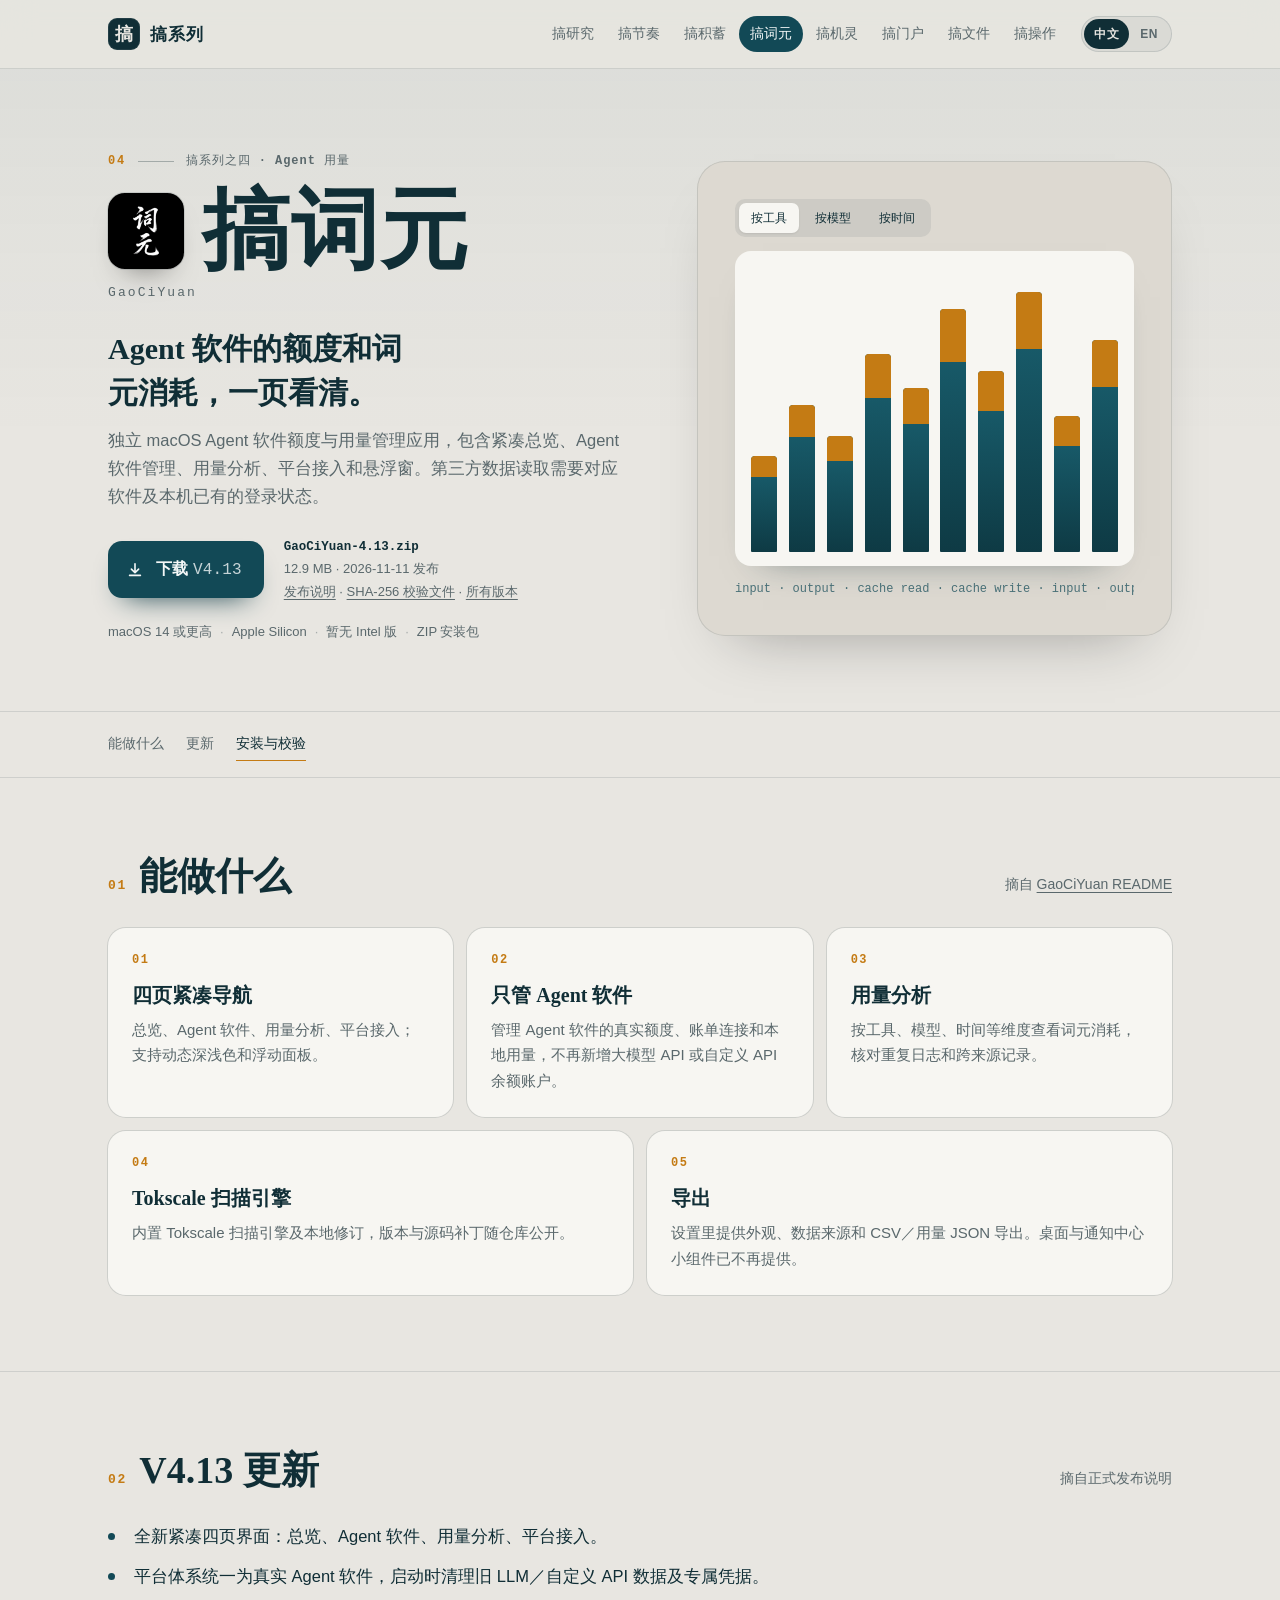
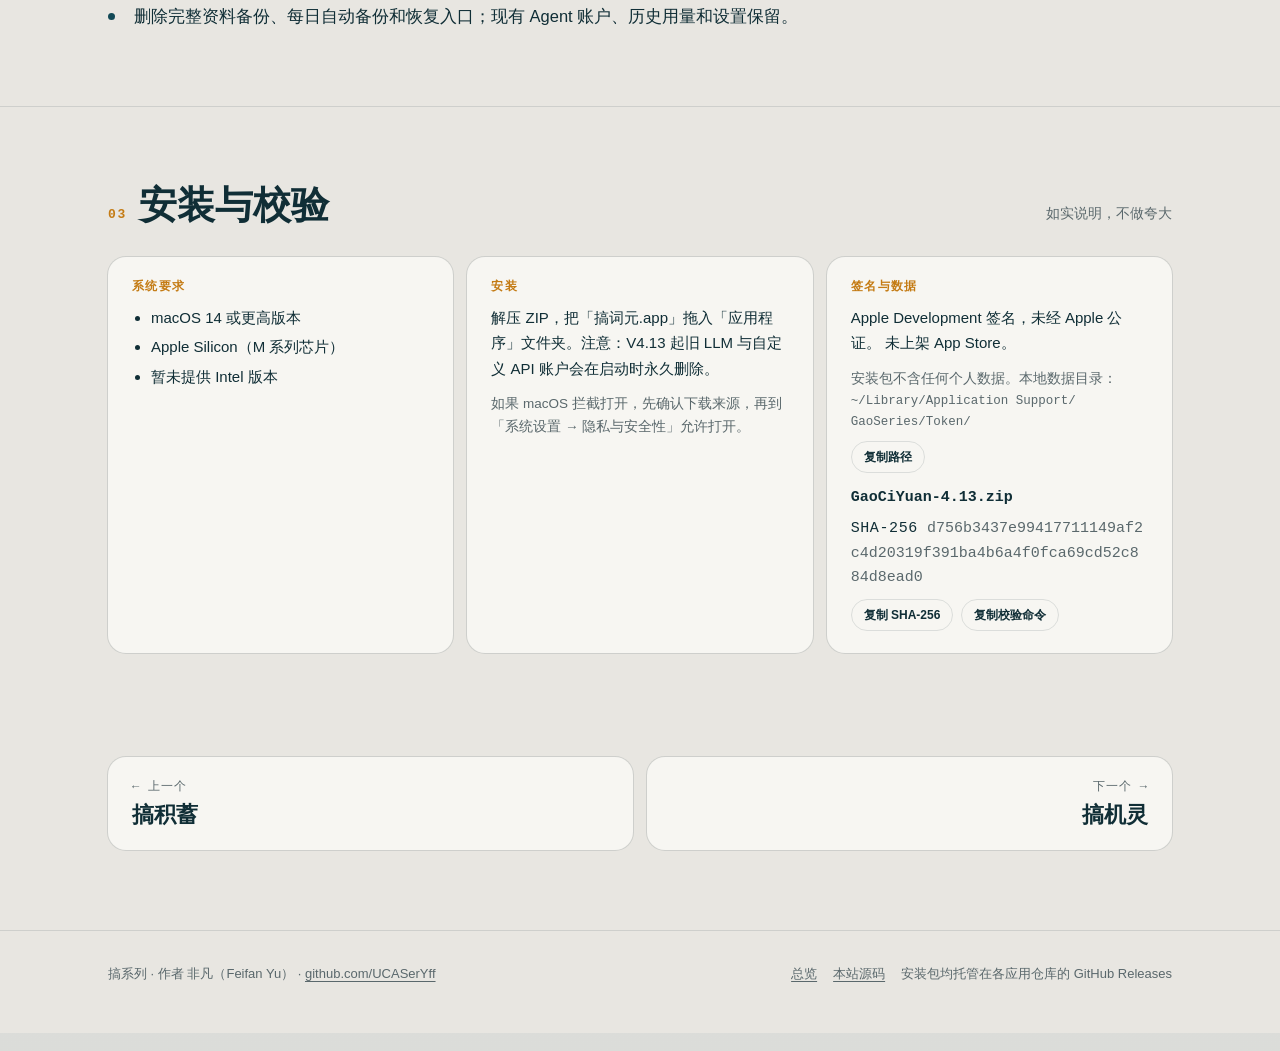
<file: ciyuan/index.html>
<!doctype html>
<html lang="zh-CN" translate="no" data-root="../">
<head>
<meta charset="utf-8">
<meta name="viewport" content="width=device-width, initial-scale=1, viewport-fit=cover">
<title>搞词元 · Agent 软件的额度和词元消耗，一页看清 | 搞系列</title>
<meta name="description" content="独立 macOS Agent 软件额度与用量管理应用，包含紧凑总览、Agent 软件管理、用量分析、平台接入和悬浮窗。第三方数据读取需要对应软件及本机已有的登录状态。">
<meta name="theme-color" content="#ebe8e3">
<meta property="og:title" content="搞词元 · Agent 软件的额度和词元消耗，一页看清 | 搞系列">
<meta property="og:description" content="独立 macOS Agent 软件额度与用量管理应用，包含紧凑总览、Agent 软件管理、用量分析、平台接入和悬浮窗。第三方数据读取需要对应软件及本机已有的登录状态。">
<meta property="og:type" content="website">
<meta property="og:url" content="https://ucaseryff.github.io/gao-apps/ciyuan/">
<link rel="canonical" href="https://ucaseryff.github.io/gao-apps/ciyuan/">
<link rel="icon" href="../assets/favicon.svg" type="image/svg+xml">
<link rel="stylesheet" href="../assets/site.css">
<script type="application/json" id="gao-meta">{"title":{"zh": "搞词元 · Agent 软件的额度和词元消耗，一页看清 | 搞系列", "en": "搞词元 · Quotas and token use for Agent apps, clear on one page | 搞系列"},"description":{"zh": "独立 macOS Agent 软件额度与用量管理应用，包含紧凑总览、Agent 软件管理、用量分析、平台接入和悬浮窗。第三方数据读取需要对应软件及本机已有的登录状态。", "en": "A standalone macOS app for Agent-app quotas and usage, with a compact overview, Agent-app management, usage analysis, platform connections, and a floating panel. Reading third-party data requires that software and an existing login on this Mac."}}</script>
<script type="application/json" id="gao-ui">{"skip": {"zh": "跳到正文", "en": "Skip to content"}, "apps_nav": {"zh": "八个应用", "en": "Eight apps"}, "lang_label": {"zh": "语言", "en": "Language"}, "overview": {"zh": "总览", "en": "Overview"}, "source": {"zh": "本站源码", "en": "Site source"}, "hosted": {"zh": "安装包均托管在各应用仓库的 GitHub Releases", "en": "Installers are hosted on each app’s GitHub Releases"}, "credit": {"zh": "搞系列 · 作者 非凡（Feifan Yu）", "en": "搞系列 · Author 非凡 (Feifan Yu)"}, "not_found": {"zh": "页面不存在", "en": "Page not found"}, "not_found_title": {"zh": "页面不存在 | 搞系列", "en": "Page not found | 搞系列"}, "not_found_desc": {"zh": "页面不存在", "en": "Page not found"}, "back_home": {"zh": "回到搞系列总览", "en": "Back to the 搞系列 overview"}, "home_title": {"zh": "搞系列 · 八个原生 macOS 应用", "en": "搞系列 · Eight native macOS apps"}, "home_desc": {"zh": "搞系列：搞研究、搞节奏、搞积蓄、搞词元、搞机灵、搞门户、搞文件、搞操作，八个原生 macOS 应用的介绍与下载。", "en": "搞系列: 搞研究, 搞节奏, 搞积蓄, 搞词元, 搞机灵, 搞门户, 搞文件, and 搞操作 — introductions and downloads for eight native macOS apps."}, "home_kicker": {"zh": "八个应用", "en": "Eight apps"}, "home_sub": {"zh": "研究、节奏、积蓄、词元、机灵、门户、文件、操作——八个各管一件事的原生 macOS 应用，数据都留在你自己的 Mac 上。", "en": "Research, rhythm, savings, tokens, alertness, portals, files, and actions — eight native macOS apps, each responsible for one thing, with data kept on your own Mac."}, "chip_os": {"zh": "macOS 14 或更高", "en": "macOS 14 or later"}, "chip_silicon": {"zh": "Apple Silicon", "en": "Apple Silicon"}, "chip_source": {"zh": "源码公开在 GitHub", "en": "Source is public on GitHub"}, "chip_data": {"zh": "安装包不含个人数据", "en": "Installers contain no personal data"}, "more": {"zh": "了解 →", "en": "Details →"}, "unavailable": {"zh": "暂不可下载", "en": "Not available"}, "no_pkg": {"zh": "暂无正式安装包", "en": "No stable installer yet"}, "see_releases": {"zh": "查看发布页", "en": "View releases"}, "download": {"zh": "下载", "en": "Download"}, "release_notes": {"zh": "发布说明", "en": "Release notes"}, "sha_file": {"zh": "SHA-256 校验文件", "en": "SHA-256 file"}, "all_versions": {"zh": "所有版本", "en": "All versions"}, "meta_line": {"zh": "{size} · {date} 发布", "en": "{size} · Released {date}"}, "no_intel_short": {"zh": "暂无 Intel 版", "en": "No Intel version"}, "zip_pkg": {"zh": "ZIP 安装包", "en": "ZIP installer"}, "dmg_pkg": {"zh": "DMG 安装包", "en": "DMG installer"}, "features": {"zh": "能做什么", "en": "What it does"}, "from_readme": {"zh": "摘自", "en": "From the"}, "whats_new": {"zh": "V{version} 更新", "en": "What's new in V{version}"}, "from_notes": {"zh": "摘自正式发布说明", "en": "From the stable release notes"}, "stale": {"zh": "最新版本已更新为 V{version}，更新内容请看 {link}。", "en": "The latest version is now V{version}. See the {link} for what changed."}, "install_h": {"zh": "安装与校验", "en": "Install and verify"}, "plain": {"zh": "如实说明，不做夸大", "en": "As stated, without embellishment"}, "requirements": {"zh": "系统要求", "en": "Requirements"}, "req_os": {"zh": "macOS 14 或更高版本", "en": "macOS 14 or later"}, "req_chip": {"zh": "Apple Silicon（M 系列芯片）", "en": "Apple Silicon (M-series)"}, "req_intel": {"zh": "暂未提供 Intel 版本", "en": "No Intel version is offered"}, "install": {"zh": "安装", "en": "Install"}, "gate": {"zh": "如果 macOS 拦截打开，先确认下载来源，再到「系统设置 → 隐私与安全性」允许打开。", "en": "If macOS blocks the app, confirm the download source, then allow it in System Settings → Privacy & Security."}, "sign_data": {"zh": "签名与数据", "en": "Signing and data"}, "not_store": {"zh": "未上架 App Store。", "en": "Not listed on the App Store."}, "no_personal": {"zh": "安装包不含任何个人数据。本地数据目录：", "en": "The installer contains no personal data. Local data directory:"}, "prev": {"zh": "← 上一个", "en": "← Previous"}, "next": {"zh": "下一个 →", "en": "Next →"}, "other_apps": {"zh": "其他应用", "en": "Other apps"}, "on_page": {"zh": "本页", "en": "On this page"}, "nav_changes": {"zh": "更新", "en": "Changes"}, "dl_notes": {"zh": "下载说明", "en": "About downloads"}, "each_ships": {"zh": "每个应用独立发版", "en": "Each app ships on its own"}, "always": {"zh": "始终最新", "en": "Always current"}, "always_p": {"zh": "下载按钮指向各应用仓库最新正式 Release 中的安装包。本站每小时自动核对一次，页面打开时也会再向 GitHub 查询。", "en": "Each download button points to the installer in that app’s own latest stable Release. This site checks once an hour, and asks GitHub again when the page opens."}, "signing_h": {"zh": "签名情况", "en": "Signing"}, "signing_p": {"zh": "安装包使用 Apple Development 签名（搞文件见其页面说明），均未经 Apple 公证，也未上架 App Store。首次打开可能需要在「隐私与安全性」中允许。", "en": "Installers are signed with Apple Development (搞文件 explains its own wording on its page). None are notarized by Apple or listed on the App Store. The first open may need to be allowed under Privacy & Security."}, "checksums": {"zh": "校验", "en": "Checksums"}, "checksums_p": {"zh": "每个安装包旁都附有同名 \u003ccode>.sha256\u003c/code> 文件，下载后可用 \u003ccode>shasum -a 256 -c\u003c/code> 核验。", "en": "Each installer is accompanied by a \u003ccode>.sha256\u003c/code> file of the same name. After downloading, verify with \u003ccode>shasum -a 256 -c\u003c/code>."}, "copy_sha": {"zh": "复制 SHA-256", "en": "Copy SHA-256"}, "copy_path": {"zh": "复制路径", "en": "Copy path"}, "copy_cmd": {"zh": "复制校验命令", "en": "Copy verify command"}, "copied": {"zh": "已复制", "en": "Copied"}, "copy_fail": {"zh": "未能复制", "en": "Couldn’t copy"}, "series_line": {"zh": "搞系列之{ordinal} · {role}", "en": "No. {n} in 搞系列 · {role}"}}</script>
<script>
(function(){
  var l="zh";
  try{
    var q=(new URLSearchParams(location.search).get("lang")||"").toLowerCase();
    var s=localStorage.getItem("gao-lang");
    if(q==="en"||q==="zh"){l=q;localStorage.setItem("gao-lang",q);}
    else if(s==="en")l="en";
  }catch(err){}
  document.documentElement.lang=l==="en"?"en":"zh-CN";
  try{
    var m=JSON.parse(document.getElementById("gao-meta").textContent);
    if(l==="en"){
      document.title=m.title.en;
      var d=document.querySelector('meta[name="description"]');
      if(d)d.setAttribute("content",m.description.en);
      var t=document.querySelector('meta[property="og:title"]');
      if(t)t.setAttribute("content",m.title.en);
      var g=document.querySelector('meta[property="og:description"]');
      if(g)g.setAttribute("content",m.description.en);
    }
  }catch(err){}
})();
</script>
<style>html:not([lang="en"]) .t-en{display:none!important}html[lang="en"] .t-zh{display:none!important}</style>
</head>
<body class="app theme-ciyuan">
<a class="skip" href="#content"><span class="t-zh" lang="zh-CN">跳到正文</span><span class="t-en" lang="en">Skip to content</span></a>
<header class="nav"><div class="wrap">
<a class="brand" href="../"><span class="brand-mark">搞</span><span class="brand-text">搞系列</span></a>
<nav class="nav-apps" aria-label="八个应用" data-aria-zh="八个应用" data-aria-en="Eight apps"><a href="../yanjiu/">搞研究</a><a href="../jiezou/">搞节奏</a><a href="../jixu/">搞积蓄</a><a href="../ciyuan/" aria-current="page">搞词元</a><a href="../jiling/">搞机灵</a><a href="../menhu/">搞门户</a><a href="../wenjian/">搞文件</a><a href="../caozuo/">搞操作</a></nav>
<div class="lang" role="radiogroup" aria-label="语言" data-aria-zh="语言" data-aria-en="Language">
<button type="button" role="radio" data-set-lang="zh" aria-checked="true" tabindex="0">中文</button>
<button type="button" role="radio" data-set-lang="en" aria-checked="false" tabindex="-1">EN</button>
</div>
</div></header>
<main id="content">
<section class="hero"><div class="wrap">
  <div class="hero-text">
    <p class="eyebrow"><span class="idx">04</span><span class="bar"></span><span class="t-zh" lang="zh-CN">搞系列之四 · Agent 用量</span><span class="t-en" lang="en">No. 4 in 搞系列 · Agent usage</span></p>
    <h1 class="title"><img class="icon" src="../assets/icons/ciyuan.png" alt="" width="76" height="76">搞词元</h1>
    <span class="title-en">GaoCiYuan</span>
    <p class="tagline"><span class="t-zh" lang="zh-CN">Agent 软件的额度和词元消耗，一页看清。</span><span class="t-en" lang="en">Quotas and token use for Agent apps, clear on one page.</span></p>
    <p class="lede"><span class="t-zh" lang="zh-CN">独立 macOS Agent 软件额度与用量管理应用，包含紧凑总览、Agent 软件管理、用量分析、平台接入和悬浮窗。第三方数据读取需要对应软件及本机已有的登录状态。</span><span class="t-en" lang="en">A standalone macOS app for Agent-app quotas and usage, with a compact overview, Agent-app management, usage analysis, platform connections, and a floating panel. Reading third-party data requires that software and an existing login on this Mac.</span></p>
    <div class="dl" data-app="ciyuan" data-repo="GaoCiYuan" data-dl="ciyuan">
      <div class="dl dl-slot"><a class="dl-btn" href="https://github.com/UCASerYff/GaoCiYuan/releases/download/v4.13/GaoCiYuan-4.13.zip" download><svg viewBox="0 0 20 20" fill="none" aria-hidden="true"><path d="M10 3v10m0 0l-4-4m4 4l4-4M4 16h12" stroke="currentColor" stroke-width="1.8" stroke-linecap="round" stroke-linejoin="round"/></svg><span><span class="t-zh" lang="zh-CN">下载</span><span class="t-en" lang="en">Download</span> <span class="v">V4.13</span></span></a><span class="dl-meta"><b>GaoCiYuan-4.13.zip</b><span><span class="t-zh" lang="zh-CN">12.9 MB · 2026-11-11 发布</span><span class="t-en" lang="en">12.9 MB · Released 2026-11-11</span></span><span><a href="https://github.com/UCASerYff/GaoCiYuan/releases/tag/v4.13"><span class="t-zh" lang="zh-CN">发布说明</span><span class="t-en" lang="en">Release notes</span></a> · <a href="https://github.com/UCASerYff/GaoCiYuan/releases/download/v4.13/GaoCiYuan-4.13.zip.sha256"><span class="t-zh" lang="zh-CN">SHA-256 校验文件</span><span class="t-en" lang="en">SHA-256 file</span></a> · <a href="https://github.com/UCASerYff/GaoCiYuan/releases"><span class="t-zh" lang="zh-CN">所有版本</span><span class="t-en" lang="en">All versions</span></a></span></span></div>
      <p class="dl-req"><span><span class="t-zh" lang="zh-CN">macOS 14 或更高</span><span class="t-en" lang="en">macOS 14 or later</span></span><span>Apple Silicon</span><span><span class="t-zh" lang="zh-CN">暂无 Intel 版</span><span class="t-en" lang="en">No Intel version</span></span><span><span class="t-zh" lang="zh-CN">ZIP 安装包</span><span class="t-en" lang="en">ZIP installer</span></span></p>
    </div>
  </div>
  <div class="stage s-ciyuan" aria-hidden="true"><div class="seg"><span><span class="t-zh" lang="zh-CN">按工具</span><span class="t-en" lang="en">By tool</span></span><span><span class="t-zh" lang="zh-CN">按模型</span><span class="t-en" lang="en">By model</span></span><span><span class="t-zh" lang="zh-CN">按时间</span><span class="t-en" lang="en">By time</span></span></div><div class="chart"><span style="height:34%;animation-delay:0ms"></span><span style="height:52%;animation-delay:60ms"></span><span style="height:41%;animation-delay:120ms"></span><span style="height:70%;animation-delay:180ms"></span><span style="height:58%;animation-delay:240ms"></span><span style="height:86%;animation-delay:300ms"></span><span style="height:64%;animation-delay:360ms"></span><span style="height:92%;animation-delay:420ms"></span><span style="height:48%;animation-delay:480ms"></span><span style="height:75%;animation-delay:540ms"></span></div><div class="stream">input · output · cache read · cache write · input · output</div></div>
</div></section>
<nav class="onpage" aria-label="本页" data-aria-zh="本页" data-aria-en="On this page"><div class="wrap">
  <a href="#features"><span class="t-zh" lang="zh-CN">能做什么</span><span class="t-en" lang="en">What it does</span></a>
  <a href="#notes"><span class="t-zh" lang="zh-CN">更新</span><span class="t-en" lang="en">Changes</span></a>
  <a href="#install"><span class="t-zh" lang="zh-CN">安装与校验</span><span class="t-en" lang="en">Install and verify</span></a>
</div></nav>
<section class="section" id="features"><div class="wrap">
  <div class="sec-head"><h2><span class="sec-idx">01</span><span class="t-zh" lang="zh-CN">能做什么</span><span class="t-en" lang="en">What it does</span></h2><p><span class="t-zh" lang="zh-CN">摘自</span><span class="t-en" lang="en">From the</span> <a href="https://github.com/UCASerYff/GaoCiYuan#readme">GaoCiYuan README</a></p></div>
  <ul class="features n5"><li><h3><span class="t-zh" lang="zh-CN">四页紧凑导航</span><span class="t-en" lang="en">Four compact pages</span></h3><p><span class="t-zh" lang="zh-CN">总览、Agent 软件、用量分析、平台接入；支持动态深浅色和浮动面板。</span><span class="t-en" lang="en">Overview, Agent apps, Usage analysis, and Platform connections. Supports dynamic light and dark appearance, and a floating panel.</span></p></li><li><h3><span class="t-zh" lang="zh-CN">只管 Agent 软件</span><span class="t-en" lang="en">Agent apps only</span></h3><p><span class="t-zh" lang="zh-CN">管理 Agent 软件的真实额度、账单连接和本地用量，不再新增大模型 API 或自定义 API 余额账户。</span><span class="t-en" lang="en">Manage real quotas, billing connections, and local usage for Agent apps. New large-model API or custom API balance accounts are no longer added.</span></p></li><li><h3><span class="t-zh" lang="zh-CN">用量分析</span><span class="t-en" lang="en">Usage analysis</span></h3><p><span class="t-zh" lang="zh-CN">按工具、模型、时间等维度查看词元消耗，核对重复日志和跨来源记录。</span><span class="t-en" lang="en">View token use by tool, model, time, and other dimensions, and check duplicate logs and records from more than one source.</span></p></li><li><h3><span class="t-zh" lang="zh-CN">Tokscale 扫描引擎</span><span class="t-en" lang="en">Tokscale scan engine</span></h3><p><span class="t-zh" lang="zh-CN">内置 Tokscale 扫描引擎及本地修订，版本与源码补丁随仓库公开。</span><span class="t-en" lang="en">Includes the Tokscale scan engine and local revisions. The version and source patches are public in the repository.</span></p></li><li><h3><span class="t-zh" lang="zh-CN">导出</span><span class="t-en" lang="en">Export</span></h3><p><span class="t-zh" lang="zh-CN">设置里提供外观、数据来源和 CSV／用量 JSON 导出。桌面与通知中心小组件已不再提供。</span><span class="t-en" lang="en">Settings offer appearance, data sources, and export to CSV or usage JSON. Desktop and Notification Center widgets are no longer provided.</span></p></li></ul>
</div></section>
<section class="section" id="notes"><div class="wrap" data-notes-for="ciyuan" data-notes-version="4.13">
  <div class="sec-head"><h2><span class="sec-idx">02</span><span class="t-zh" lang="zh-CN">V4.13 更新</span><span class="t-en" lang="en">What&#x27;s new in V4.13</span></h2><p><span class="t-zh" lang="zh-CN">摘自正式发布说明</span><span class="t-en" lang="en">From the stable release notes</span></p></div>
  <ul class="notes notes-fresh"><li><span class="t-zh" lang="zh-CN">全新紧凑四页界面：总览、Agent 软件、用量分析、平台接入。</span><span class="t-en" lang="en">A new compact four-page interface: Overview, Agent apps, Usage analysis, and Platform connections.</span></li><li><span class="t-zh" lang="zh-CN">平台体系统一为真实 Agent 软件，启动时清理旧 LLM／自定义 API 数据及专属凭据。</span><span class="t-en" lang="en">The platform model is now real Agent apps only. On launch, old LLM and custom API data, and their credentials, are cleared.</span></li><li><span class="t-zh" lang="zh-CN">删除完整资料备份、每日自动备份和恢复入口；现有 Agent 账户、历史用量和设置保留。</span><span class="t-en" lang="en">Full-data backups, daily automatic backups, and the restore entry are removed. Existing Agent accounts, usage history, and settings are kept.</span></li></ul>
  <p class="notes-stale" hidden><span class="t-zh" lang="zh-CN">最新版本已更新为 V4.13，更新内容请看 <a href="https://github.com/UCASerYff/GaoCiYuan/releases/tag/v4.13">发布说明</a>。</span><span class="t-en" lang="en">The latest version is now V4.13. See the <a href="https://github.com/UCASerYff/GaoCiYuan/releases/tag/v4.13">Release notes</a> for what changed.</span></p>
</div></section>
<section class="section" id="install"><div class="wrap">
  <div class="sec-head"><h2><span class="sec-idx">03</span><span class="t-zh" lang="zh-CN">安装与校验</span><span class="t-en" lang="en">Install and verify</span></h2><p><span class="t-zh" lang="zh-CN">如实说明，不做夸大</span><span class="t-en" lang="en">As stated, without embellishment</span></p></div>
  <div class="facts">
    <div class="fact"><h3><span class="t-zh" lang="zh-CN">系统要求</span><span class="t-en" lang="en">Requirements</span></h3><ul><li><span class="t-zh" lang="zh-CN">macOS 14 或更高版本</span><span class="t-en" lang="en">macOS 14 or later</span></li><li><span class="t-zh" lang="zh-CN">Apple Silicon（M 系列芯片）</span><span class="t-en" lang="en">Apple Silicon (M-series)</span></li><li><span class="t-zh" lang="zh-CN">暂未提供 Intel 版本</span><span class="t-en" lang="en">No Intel version is offered</span></li></ul></div>
    <div class="fact"><h3><span class="t-zh" lang="zh-CN">安装</span><span class="t-en" lang="en">Install</span></h3><p><span class="t-zh" lang="zh-CN">解压 ZIP，把「搞词元.app」拖入「应用程序」文件夹。注意：V4.13 起旧 LLM 与自定义 API 账户会在启动时永久删除。</span><span class="t-en" lang="en">Unzip and drag 搞词元.app into the Applications folder. Note: from V4.13, old LLM and custom API accounts are permanently deleted on launch.</span></p><p class="muted"><span class="t-zh" lang="zh-CN">如果 macOS 拦截打开，先确认下载来源，再到「系统设置 → 隐私与安全性」允许打开。</span><span class="t-en" lang="en">If macOS blocks the app, confirm the download source, then allow it in System Settings → Privacy &amp; Security.</span></p></div>
    <div class="fact"><h3><span class="t-zh" lang="zh-CN">签名与数据</span><span class="t-en" lang="en">Signing and data</span></h3><p><span class="t-zh" lang="zh-CN">Apple Development 签名，未经 Apple 公证。</span><span class="t-en" lang="en">Signed with Apple Development. Not notarized by Apple.</span> <span class="t-zh" lang="zh-CN">未上架 App Store。</span><span class="t-en" lang="en">Not listed on the App Store.</span></p><p class="muted"><span class="t-zh" lang="zh-CN">安装包不含任何个人数据。本地数据目录：</span><span class="t-en" lang="en">The installer contains no personal data. Local data directory:</span></p><p class="pathrow"><code>~/<wbr>Library/<wbr>Application Support/<wbr>GaoSeries/<wbr>Token/<wbr></code><button type="button" class="copy" data-copy="~/Library/Application Support/GaoSeries/Token/"><span class="copy-idle"><span class="t-zh" lang="zh-CN">复制路径</span><span class="t-en" lang="en">Copy path</span></span><span class="copy-done"><span class="t-zh" lang="zh-CN">已复制</span><span class="t-en" lang="en">Copied</span></span></button></p><div class="sha" data-sha="ciyuan"><p class="sha-file">GaoCiYuan-4.13.zip</p><p class="sha-hex"><span class="sha-k">SHA-256</span> d756b343<wbr>7e994177<wbr>11149af2<wbr>c4d20319<wbr>f391ba4b<wbr>6a4f0fca<wbr>69cd52c8<wbr>84d8ead0</p><div class="sha-actions"><button type="button" class="copy" data-copy="d756b3437e99417711149af2c4d20319f391ba4b6a4f0fca69cd52c884d8ead0"><span class="copy-idle"><span class="t-zh" lang="zh-CN">复制 SHA-256</span><span class="t-en" lang="en">Copy SHA-256</span></span><span class="copy-done"><span class="t-zh" lang="zh-CN">已复制</span><span class="t-en" lang="en">Copied</span></span></button><button type="button" class="copy" data-copy="shasum -a 256 -c GaoCiYuan-4.13.zip.sha256"><span class="copy-idle"><span class="t-zh" lang="zh-CN">复制校验命令</span><span class="t-en" lang="en">Copy verify command</span></span><span class="copy-done"><span class="t-zh" lang="zh-CN">已复制</span><span class="t-en" lang="en">Copied</span></span></button></div></div></div>
  </div>
</div></section>
<div class="wrap"><nav class="pager" aria-label="其他应用" data-aria-zh="其他应用" data-aria-en="Other apps">
  <a href="../jixu/"><small><span class="t-zh" lang="zh-CN">← 上一个</span><span class="t-en" lang="en">← Previous</span></small><b>搞积蓄</b></a>
  <a class="next" href="../jiling/"><small><span class="t-zh" lang="zh-CN">下一个 →</span><span class="t-en" lang="en">Next →</span></small><b>搞机灵</b></a>
</nav></div>
</main>
<footer class="foot"><div class="wrap">
<div><span class="t-zh" lang="zh-CN">搞系列 · 作者 非凡（Feifan Yu）</span><span class="t-en" lang="en">搞系列 · Author 非凡 (Feifan Yu)</span> · <a href="https://github.com/UCASerYff">github.com/UCASerYff</a></div>
<nav aria-label="总览" data-aria-zh="总览" data-aria-en="Overview"><a href="../"><span class="t-zh" lang="zh-CN">总览</span><span class="t-en" lang="en">Overview</span></a><a href="https://github.com/UCASerYff/gao-apps"><span class="t-zh" lang="zh-CN">本站源码</span><span class="t-en" lang="en">Site source</span></a><span><span class="t-zh" lang="zh-CN">安装包均托管在各应用仓库的 GitHub Releases</span><span class="t-en" lang="en">Installers are hosted on each app’s GitHub Releases</span></span></nav>
</div></footer>
<p class="sr" id="copy-status" aria-live="polite"></p>
<script src="../assets/site.js" defer></script>
</body>
</html>
</file>
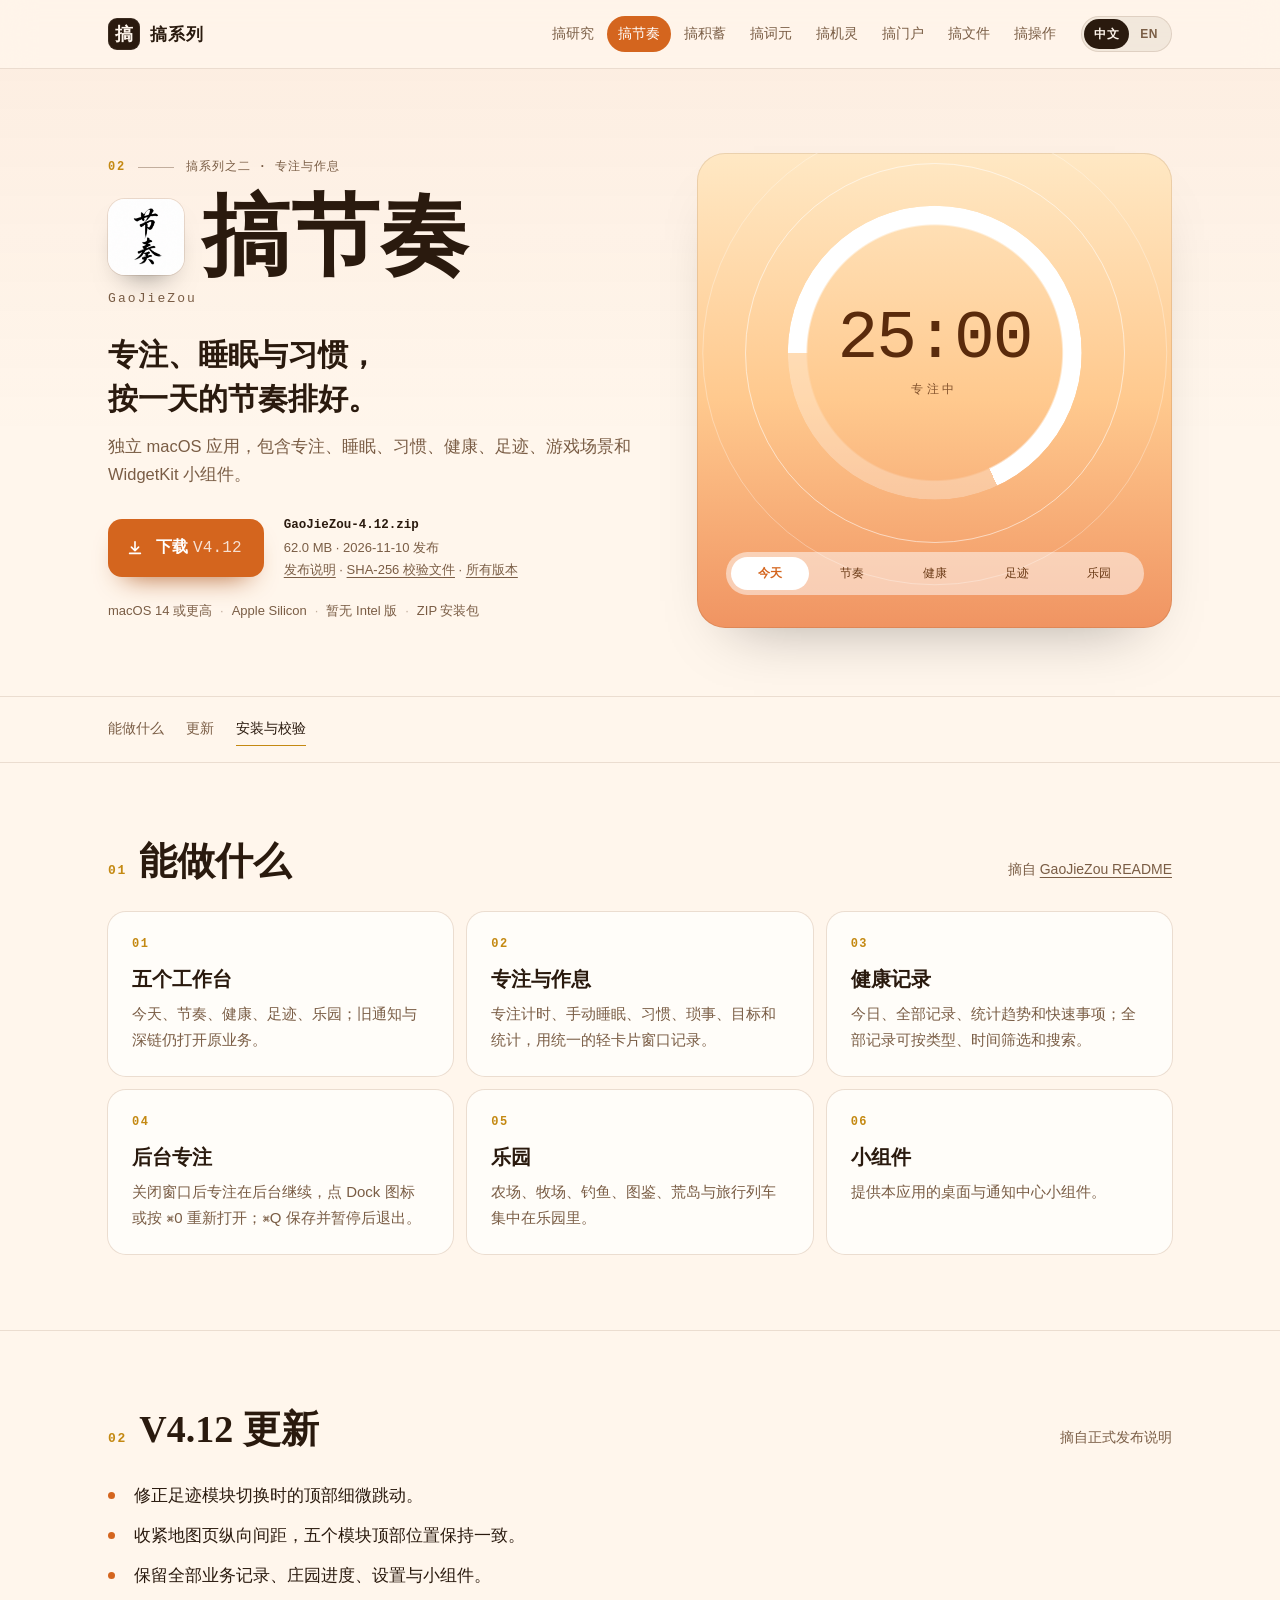
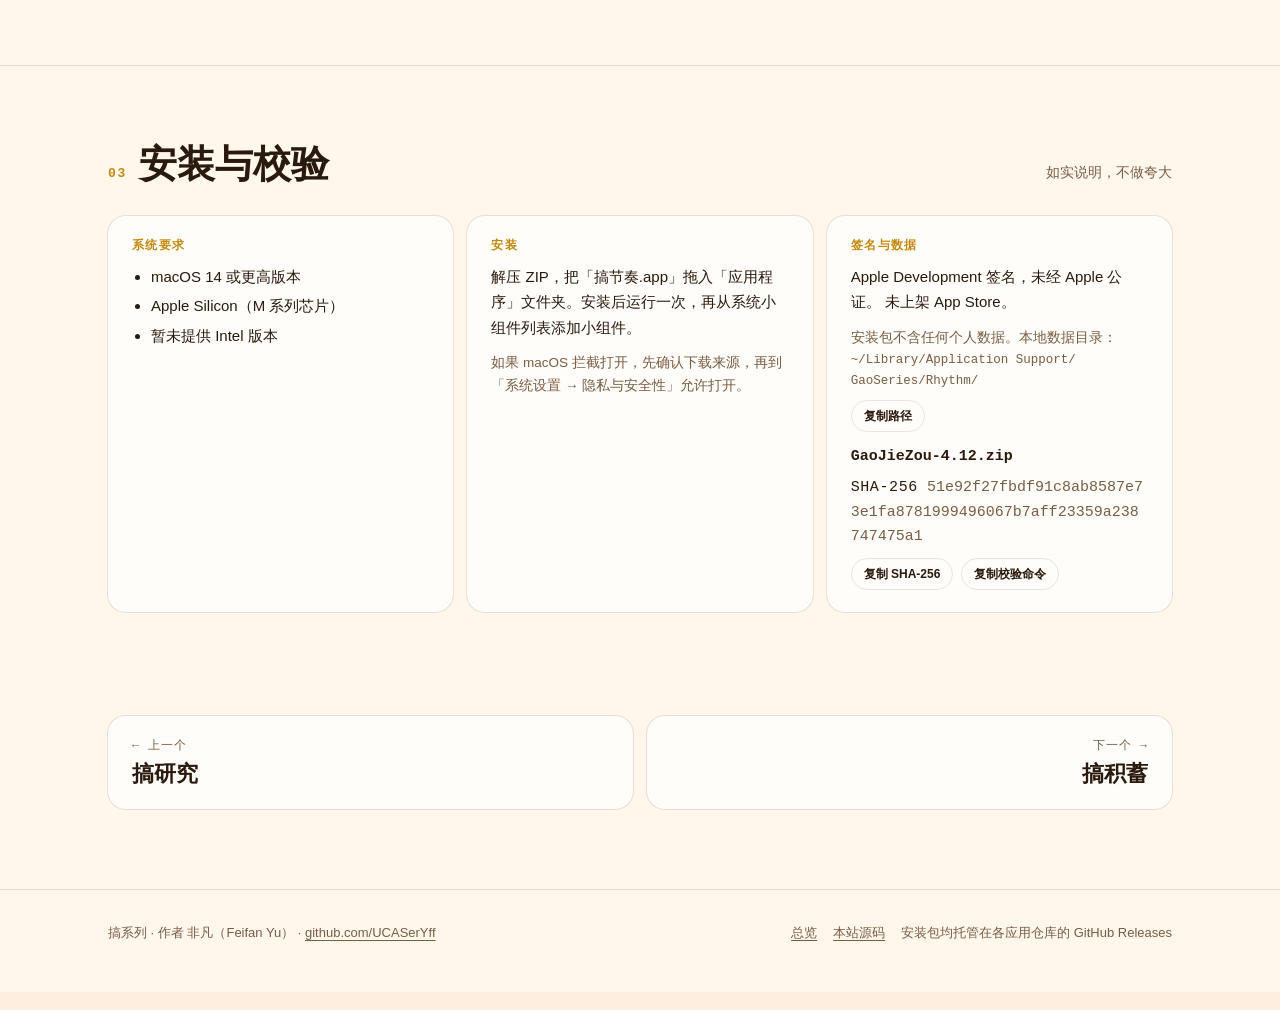
<file: jiezou/index.html>
<!doctype html>
<html lang="zh-CN" translate="no" data-root="../">
<head>
<meta charset="utf-8">
<meta name="viewport" content="width=device-width, initial-scale=1, viewport-fit=cover">
<title>搞节奏 · 专注、睡眠与习惯，按一天的节奏排好 | 搞系列</title>
<meta name="description" content="独立 macOS 应用，包含专注、睡眠、习惯、健康、足迹、游戏场景和 WidgetKit 小组件。">
<meta name="theme-color" content="#fff7ee">
<meta property="og:title" content="搞节奏 · 专注、睡眠与习惯，按一天的节奏排好 | 搞系列">
<meta property="og:description" content="独立 macOS 应用，包含专注、睡眠、习惯、健康、足迹、游戏场景和 WidgetKit 小组件。">
<meta property="og:type" content="website">
<meta property="og:url" content="https://ucaseryff.github.io/gao-apps/jiezou/">
<link rel="canonical" href="https://ucaseryff.github.io/gao-apps/jiezou/">
<link rel="icon" href="../assets/favicon.svg" type="image/svg+xml">
<link rel="stylesheet" href="../assets/site.css">
<script type="application/json" id="gao-meta">{"title":{"zh": "搞节奏 · 专注、睡眠与习惯，按一天的节奏排好 | 搞系列", "en": "搞节奏 · Focus, sleep, and habits, arranged to the rhythm of a day | 搞系列"},"description":{"zh": "独立 macOS 应用，包含专注、睡眠、习惯、健康、足迹、游戏场景和 WidgetKit 小组件。", "en": "A standalone macOS app with focus, sleep, habits, health, footprints, a game scene, and WidgetKit widgets."}}</script>
<script type="application/json" id="gao-ui">{"skip": {"zh": "跳到正文", "en": "Skip to content"}, "apps_nav": {"zh": "八个应用", "en": "Eight apps"}, "lang_label": {"zh": "语言", "en": "Language"}, "overview": {"zh": "总览", "en": "Overview"}, "source": {"zh": "本站源码", "en": "Site source"}, "hosted": {"zh": "安装包均托管在各应用仓库的 GitHub Releases", "en": "Installers are hosted on each app’s GitHub Releases"}, "credit": {"zh": "搞系列 · 作者 非凡（Feifan Yu）", "en": "搞系列 · Author 非凡 (Feifan Yu)"}, "not_found": {"zh": "页面不存在", "en": "Page not found"}, "not_found_title": {"zh": "页面不存在 | 搞系列", "en": "Page not found | 搞系列"}, "not_found_desc": {"zh": "页面不存在", "en": "Page not found"}, "back_home": {"zh": "回到搞系列总览", "en": "Back to the 搞系列 overview"}, "home_title": {"zh": "搞系列 · 八个原生 macOS 应用", "en": "搞系列 · Eight native macOS apps"}, "home_desc": {"zh": "搞系列：搞研究、搞节奏、搞积蓄、搞词元、搞机灵、搞门户、搞文件、搞操作，八个原生 macOS 应用的介绍与下载。", "en": "搞系列: 搞研究, 搞节奏, 搞积蓄, 搞词元, 搞机灵, 搞门户, 搞文件, and 搞操作 — introductions and downloads for eight native macOS apps."}, "home_kicker": {"zh": "八个应用", "en": "Eight apps"}, "home_sub": {"zh": "研究、节奏、积蓄、词元、机灵、门户、文件、操作——八个各管一件事的原生 macOS 应用，数据都留在你自己的 Mac 上。", "en": "Research, rhythm, savings, tokens, alertness, portals, files, and actions — eight native macOS apps, each responsible for one thing, with data kept on your own Mac."}, "chip_os": {"zh": "macOS 14 或更高", "en": "macOS 14 or later"}, "chip_silicon": {"zh": "Apple Silicon", "en": "Apple Silicon"}, "chip_source": {"zh": "源码公开在 GitHub", "en": "Source is public on GitHub"}, "chip_data": {"zh": "安装包不含个人数据", "en": "Installers contain no personal data"}, "more": {"zh": "了解 →", "en": "Details →"}, "unavailable": {"zh": "暂不可下载", "en": "Not available"}, "no_pkg": {"zh": "暂无正式安装包", "en": "No stable installer yet"}, "see_releases": {"zh": "查看发布页", "en": "View releases"}, "download": {"zh": "下载", "en": "Download"}, "release_notes": {"zh": "发布说明", "en": "Release notes"}, "sha_file": {"zh": "SHA-256 校验文件", "en": "SHA-256 file"}, "all_versions": {"zh": "所有版本", "en": "All versions"}, "meta_line": {"zh": "{size} · {date} 发布", "en": "{size} · Released {date}"}, "no_intel_short": {"zh": "暂无 Intel 版", "en": "No Intel version"}, "zip_pkg": {"zh": "ZIP 安装包", "en": "ZIP installer"}, "dmg_pkg": {"zh": "DMG 安装包", "en": "DMG installer"}, "features": {"zh": "能做什么", "en": "What it does"}, "from_readme": {"zh": "摘自", "en": "From the"}, "whats_new": {"zh": "V{version} 更新", "en": "What's new in V{version}"}, "from_notes": {"zh": "摘自正式发布说明", "en": "From the stable release notes"}, "stale": {"zh": "最新版本已更新为 V{version}，更新内容请看 {link}。", "en": "The latest version is now V{version}. See the {link} for what changed."}, "install_h": {"zh": "安装与校验", "en": "Install and verify"}, "plain": {"zh": "如实说明，不做夸大", "en": "As stated, without embellishment"}, "requirements": {"zh": "系统要求", "en": "Requirements"}, "req_os": {"zh": "macOS 14 或更高版本", "en": "macOS 14 or later"}, "req_chip": {"zh": "Apple Silicon（M 系列芯片）", "en": "Apple Silicon (M-series)"}, "req_intel": {"zh": "暂未提供 Intel 版本", "en": "No Intel version is offered"}, "install": {"zh": "安装", "en": "Install"}, "gate": {"zh": "如果 macOS 拦截打开，先确认下载来源，再到「系统设置 → 隐私与安全性」允许打开。", "en": "If macOS blocks the app, confirm the download source, then allow it in System Settings → Privacy & Security."}, "sign_data": {"zh": "签名与数据", "en": "Signing and data"}, "not_store": {"zh": "未上架 App Store。", "en": "Not listed on the App Store."}, "no_personal": {"zh": "安装包不含任何个人数据。本地数据目录：", "en": "The installer contains no personal data. Local data directory:"}, "prev": {"zh": "← 上一个", "en": "← Previous"}, "next": {"zh": "下一个 →", "en": "Next →"}, "other_apps": {"zh": "其他应用", "en": "Other apps"}, "on_page": {"zh": "本页", "en": "On this page"}, "nav_changes": {"zh": "更新", "en": "Changes"}, "dl_notes": {"zh": "下载说明", "en": "About downloads"}, "each_ships": {"zh": "每个应用独立发版", "en": "Each app ships on its own"}, "always": {"zh": "始终最新", "en": "Always current"}, "always_p": {"zh": "下载按钮指向各应用仓库最新正式 Release 中的安装包。本站每小时自动核对一次，页面打开时也会再向 GitHub 查询。", "en": "Each download button points to the installer in that app’s own latest stable Release. This site checks once an hour, and asks GitHub again when the page opens."}, "signing_h": {"zh": "签名情况", "en": "Signing"}, "signing_p": {"zh": "安装包使用 Apple Development 签名（搞文件见其页面说明），均未经 Apple 公证，也未上架 App Store。首次打开可能需要在「隐私与安全性」中允许。", "en": "Installers are signed with Apple Development (搞文件 explains its own wording on its page). None are notarized by Apple or listed on the App Store. The first open may need to be allowed under Privacy & Security."}, "checksums": {"zh": "校验", "en": "Checksums"}, "checksums_p": {"zh": "每个安装包旁都附有同名 \u003ccode>.sha256\u003c/code> 文件，下载后可用 \u003ccode>shasum -a 256 -c\u003c/code> 核验。", "en": "Each installer is accompanied by a \u003ccode>.sha256\u003c/code> file of the same name. After downloading, verify with \u003ccode>shasum -a 256 -c\u003c/code>."}, "copy_sha": {"zh": "复制 SHA-256", "en": "Copy SHA-256"}, "copy_path": {"zh": "复制路径", "en": "Copy path"}, "copy_cmd": {"zh": "复制校验命令", "en": "Copy verify command"}, "copied": {"zh": "已复制", "en": "Copied"}, "copy_fail": {"zh": "未能复制", "en": "Couldn’t copy"}, "series_line": {"zh": "搞系列之{ordinal} · {role}", "en": "No. {n} in 搞系列 · {role}"}}</script>
<script>
(function(){
  var l="zh";
  try{
    var q=(new URLSearchParams(location.search).get("lang")||"").toLowerCase();
    var s=localStorage.getItem("gao-lang");
    if(q==="en"||q==="zh"){l=q;localStorage.setItem("gao-lang",q);}
    else if(s==="en")l="en";
  }catch(err){}
  document.documentElement.lang=l==="en"?"en":"zh-CN";
  try{
    var m=JSON.parse(document.getElementById("gao-meta").textContent);
    if(l==="en"){
      document.title=m.title.en;
      var d=document.querySelector('meta[name="description"]');
      if(d)d.setAttribute("content",m.description.en);
      var t=document.querySelector('meta[property="og:title"]');
      if(t)t.setAttribute("content",m.title.en);
      var g=document.querySelector('meta[property="og:description"]');
      if(g)g.setAttribute("content",m.description.en);
    }
  }catch(err){}
})();
</script>
<style>html:not([lang="en"]) .t-en{display:none!important}html[lang="en"] .t-zh{display:none!important}</style>
</head>
<body class="app theme-jiezou">
<a class="skip" href="#content"><span class="t-zh" lang="zh-CN">跳到正文</span><span class="t-en" lang="en">Skip to content</span></a>
<header class="nav"><div class="wrap">
<a class="brand" href="../"><span class="brand-mark">搞</span><span class="brand-text">搞系列</span></a>
<nav class="nav-apps" aria-label="八个应用" data-aria-zh="八个应用" data-aria-en="Eight apps"><a href="../yanjiu/">搞研究</a><a href="../jiezou/" aria-current="page">搞节奏</a><a href="../jixu/">搞积蓄</a><a href="../ciyuan/">搞词元</a><a href="../jiling/">搞机灵</a><a href="../menhu/">搞门户</a><a href="../wenjian/">搞文件</a><a href="../caozuo/">搞操作</a></nav>
<div class="lang" role="radiogroup" aria-label="语言" data-aria-zh="语言" data-aria-en="Language">
<button type="button" role="radio" data-set-lang="zh" aria-checked="true" tabindex="0">中文</button>
<button type="button" role="radio" data-set-lang="en" aria-checked="false" tabindex="-1">EN</button>
</div>
</div></header>
<main id="content">
<section class="hero"><div class="wrap">
  <div class="hero-text">
    <p class="eyebrow"><span class="idx">02</span><span class="bar"></span><span class="t-zh" lang="zh-CN">搞系列之二 · 专注与作息</span><span class="t-en" lang="en">No. 2 in 搞系列 · Focus and daily rhythm</span></p>
    <h1 class="title"><img class="icon" src="../assets/icons/jiezou.png" alt="" width="76" height="76">搞节奏</h1>
    <span class="title-en">GaoJieZou</span>
    <p class="tagline"><span class="t-zh" lang="zh-CN">专注、睡眠与习惯，按一天的节奏排好。</span><span class="t-en" lang="en">Focus, sleep, and habits, arranged to the rhythm of a day.</span></p>
    <p class="lede"><span class="t-zh" lang="zh-CN">独立 macOS 应用，包含专注、睡眠、习惯、健康、足迹、游戏场景和 WidgetKit 小组件。</span><span class="t-en" lang="en">A standalone macOS app with focus, sleep, habits, health, footprints, a game scene, and WidgetKit widgets.</span></p>
    <div class="dl" data-app="jiezou" data-repo="GaoJieZou" data-dl="jiezou">
      <div class="dl dl-slot"><a class="dl-btn" href="https://github.com/UCASerYff/GaoJieZou/releases/download/v4.12/GaoJieZou-4.12.zip" download><svg viewBox="0 0 20 20" fill="none" aria-hidden="true"><path d="M10 3v10m0 0l-4-4m4 4l4-4M4 16h12" stroke="currentColor" stroke-width="1.8" stroke-linecap="round" stroke-linejoin="round"/></svg><span><span class="t-zh" lang="zh-CN">下载</span><span class="t-en" lang="en">Download</span> <span class="v">V4.12</span></span></a><span class="dl-meta"><b>GaoJieZou-4.12.zip</b><span><span class="t-zh" lang="zh-CN">62.0 MB · 2026-11-10 发布</span><span class="t-en" lang="en">62.0 MB · Released 2026-11-10</span></span><span><a href="https://github.com/UCASerYff/GaoJieZou/releases/tag/v4.12"><span class="t-zh" lang="zh-CN">发布说明</span><span class="t-en" lang="en">Release notes</span></a> · <a href="https://github.com/UCASerYff/GaoJieZou/releases/download/v4.12/GaoJieZou-4.12.zip.sha256"><span class="t-zh" lang="zh-CN">SHA-256 校验文件</span><span class="t-en" lang="en">SHA-256 file</span></a> · <a href="https://github.com/UCASerYff/GaoJieZou/releases"><span class="t-zh" lang="zh-CN">所有版本</span><span class="t-en" lang="en">All versions</span></a></span></span></div>
      <p class="dl-req"><span><span class="t-zh" lang="zh-CN">macOS 14 或更高</span><span class="t-en" lang="en">macOS 14 or later</span></span><span>Apple Silicon</span><span><span class="t-zh" lang="zh-CN">暂无 Intel 版</span><span class="t-en" lang="en">No Intel version</span></span><span><span class="t-zh" lang="zh-CN">ZIP 安装包</span><span class="t-en" lang="en">ZIP installer</span></span></p>
    </div>
  </div>
  <div class="stage s-jiezou" aria-hidden="true"><div class="ring r2"></div><div class="ring r1"></div><div class="sun"></div><div class="clock"><b>25:00</b><small><span class="t-zh" lang="zh-CN">专注中</span><span class="t-en" lang="en">Focusing</span></small></div><div class="tabs"><span><span class="t-zh" lang="zh-CN">今天</span><span class="t-en" lang="en">Today</span></span><span><span class="t-zh" lang="zh-CN">节奏</span><span class="t-en" lang="en">Rhythm</span></span><span><span class="t-zh" lang="zh-CN">健康</span><span class="t-en" lang="en">Health</span></span><span><span class="t-zh" lang="zh-CN">足迹</span><span class="t-en" lang="en">Footprints</span></span><span><span class="t-zh" lang="zh-CN">乐园</span><span class="t-en" lang="en">Park</span></span></div></div>
</div></section>
<nav class="onpage" aria-label="本页" data-aria-zh="本页" data-aria-en="On this page"><div class="wrap">
  <a href="#features"><span class="t-zh" lang="zh-CN">能做什么</span><span class="t-en" lang="en">What it does</span></a>
  <a href="#notes"><span class="t-zh" lang="zh-CN">更新</span><span class="t-en" lang="en">Changes</span></a>
  <a href="#install"><span class="t-zh" lang="zh-CN">安装与校验</span><span class="t-en" lang="en">Install and verify</span></a>
</div></nav>
<section class="section" id="features"><div class="wrap">
  <div class="sec-head"><h2><span class="sec-idx">01</span><span class="t-zh" lang="zh-CN">能做什么</span><span class="t-en" lang="en">What it does</span></h2><p><span class="t-zh" lang="zh-CN">摘自</span><span class="t-en" lang="en">From the</span> <a href="https://github.com/UCASerYff/GaoJieZou#readme">GaoJieZou README</a></p></div>
  <ul class="features n6"><li><h3><span class="t-zh" lang="zh-CN">五个工作台</span><span class="t-en" lang="en">Five workspaces</span></h3><p><span class="t-zh" lang="zh-CN">今天、节奏、健康、足迹、乐园；旧通知与深链仍打开原业务。</span><span class="t-en" lang="en">Today, Rhythm, Health, Footprints, and Park. Older notifications and deep links still open the original features.</span></p></li><li><h3><span class="t-zh" lang="zh-CN">专注与作息</span><span class="t-en" lang="en">Focus and routine</span></h3><p><span class="t-zh" lang="zh-CN">专注计时、手动睡眠、习惯、琐事、目标和统计，用统一的轻卡片窗口记录。</span><span class="t-en" lang="en">Focus timer, manual sleep, habits, chores, goals, and statistics, recorded in one unified lightweight card window.</span></p></li><li><h3><span class="t-zh" lang="zh-CN">健康记录</span><span class="t-en" lang="en">Health records</span></h3><p><span class="t-zh" lang="zh-CN">今日、全部记录、统计趋势和快速事项；全部记录可按类型、时间筛选和搜索。</span><span class="t-en" lang="en">Today, all records, statistical trends, and quick items. All records can be filtered by type and time, and searched.</span></p></li><li><h3><span class="t-zh" lang="zh-CN">后台专注</span><span class="t-en" lang="en">Focus in the background</span></h3><p><span class="t-zh" lang="zh-CN">关闭窗口后专注在后台继续，点 Dock 图标或按 ⌘0 重新打开；⌘Q 保存并暂停后退出。</span><span class="t-en" lang="en">After the window closes, focus continues in the background. Click the Dock icon or press ⌘0 to open it again. ⌘Q saves, pauses, and quits.</span></p></li><li><h3><span class="t-zh" lang="zh-CN">乐园</span><span class="t-en" lang="en">Park</span></h3><p><span class="t-zh" lang="zh-CN">农场、牧场、钓鱼、图鉴、荒岛与旅行列车集中在乐园里。</span><span class="t-en" lang="en">The farm, pasture, fishing, field guide, deserted island, and travel train all live in Park.</span></p></li><li><h3><span class="t-zh" lang="zh-CN">小组件</span><span class="t-en" lang="en">Widgets</span></h3><p><span class="t-zh" lang="zh-CN">提供本应用的桌面与通知中心小组件。</span><span class="t-en" lang="en">Desktop and Notification Center widgets for this app.</span></p></li></ul>
</div></section>
<section class="section" id="notes"><div class="wrap" data-notes-for="jiezou" data-notes-version="4.12">
  <div class="sec-head"><h2><span class="sec-idx">02</span><span class="t-zh" lang="zh-CN">V4.12 更新</span><span class="t-en" lang="en">What&#x27;s new in V4.12</span></h2><p><span class="t-zh" lang="zh-CN">摘自正式发布说明</span><span class="t-en" lang="en">From the stable release notes</span></p></div>
  <ul class="notes notes-fresh"><li><span class="t-zh" lang="zh-CN">修正足迹模块切换时的顶部细微跳动。</span><span class="t-en" lang="en">Fixes a slight jump at the top when switching the Footprints module.</span></li><li><span class="t-zh" lang="zh-CN">收紧地图页纵向间距，五个模块顶部位置保持一致。</span><span class="t-en" lang="en">Tightens vertical spacing on the map page so the five modules line up at the top.</span></li><li><span class="t-zh" lang="zh-CN">保留全部业务记录、庄园进度、设置与小组件。</span><span class="t-en" lang="en">All records, estate progress, settings, and widgets are kept.</span></li></ul>
  <p class="notes-stale" hidden><span class="t-zh" lang="zh-CN">最新版本已更新为 V4.12，更新内容请看 <a href="https://github.com/UCASerYff/GaoJieZou/releases/tag/v4.12">发布说明</a>。</span><span class="t-en" lang="en">The latest version is now V4.12. See the <a href="https://github.com/UCASerYff/GaoJieZou/releases/tag/v4.12">Release notes</a> for what changed.</span></p>
</div></section>
<section class="section" id="install"><div class="wrap">
  <div class="sec-head"><h2><span class="sec-idx">03</span><span class="t-zh" lang="zh-CN">安装与校验</span><span class="t-en" lang="en">Install and verify</span></h2><p><span class="t-zh" lang="zh-CN">如实说明，不做夸大</span><span class="t-en" lang="en">As stated, without embellishment</span></p></div>
  <div class="facts">
    <div class="fact"><h3><span class="t-zh" lang="zh-CN">系统要求</span><span class="t-en" lang="en">Requirements</span></h3><ul><li><span class="t-zh" lang="zh-CN">macOS 14 或更高版本</span><span class="t-en" lang="en">macOS 14 or later</span></li><li><span class="t-zh" lang="zh-CN">Apple Silicon（M 系列芯片）</span><span class="t-en" lang="en">Apple Silicon (M-series)</span></li><li><span class="t-zh" lang="zh-CN">暂未提供 Intel 版本</span><span class="t-en" lang="en">No Intel version is offered</span></li></ul></div>
    <div class="fact"><h3><span class="t-zh" lang="zh-CN">安装</span><span class="t-en" lang="en">Install</span></h3><p><span class="t-zh" lang="zh-CN">解压 ZIP，把「搞节奏.app」拖入「应用程序」文件夹。安装后运行一次，再从系统小组件列表添加小组件。</span><span class="t-en" lang="en">Unzip and drag 搞节奏.app into the Applications folder. Launch it once, then add widgets from the system widget list.</span></p><p class="muted"><span class="t-zh" lang="zh-CN">如果 macOS 拦截打开，先确认下载来源，再到「系统设置 → 隐私与安全性」允许打开。</span><span class="t-en" lang="en">If macOS blocks the app, confirm the download source, then allow it in System Settings → Privacy &amp; Security.</span></p></div>
    <div class="fact"><h3><span class="t-zh" lang="zh-CN">签名与数据</span><span class="t-en" lang="en">Signing and data</span></h3><p><span class="t-zh" lang="zh-CN">Apple Development 签名，未经 Apple 公证。</span><span class="t-en" lang="en">Signed with Apple Development. Not notarized by Apple.</span> <span class="t-zh" lang="zh-CN">未上架 App Store。</span><span class="t-en" lang="en">Not listed on the App Store.</span></p><p class="muted"><span class="t-zh" lang="zh-CN">安装包不含任何个人数据。本地数据目录：</span><span class="t-en" lang="en">The installer contains no personal data. Local data directory:</span></p><p class="pathrow"><code>~/<wbr>Library/<wbr>Application Support/<wbr>GaoSeries/<wbr>Rhythm/<wbr></code><button type="button" class="copy" data-copy="~/Library/Application Support/GaoSeries/Rhythm/"><span class="copy-idle"><span class="t-zh" lang="zh-CN">复制路径</span><span class="t-en" lang="en">Copy path</span></span><span class="copy-done"><span class="t-zh" lang="zh-CN">已复制</span><span class="t-en" lang="en">Copied</span></span></button></p><div class="sha" data-sha="jiezou"><p class="sha-file">GaoJieZou-4.12.zip</p><p class="sha-hex"><span class="sha-k">SHA-256</span> 51e92f27<wbr>fbdf91c8<wbr>ab8587e7<wbr>3e1fa878<wbr>19994960<wbr>67b7aff2<wbr>3359a238<wbr>747475a1</p><div class="sha-actions"><button type="button" class="copy" data-copy="51e92f27fbdf91c8ab8587e73e1fa8781999496067b7aff23359a238747475a1"><span class="copy-idle"><span class="t-zh" lang="zh-CN">复制 SHA-256</span><span class="t-en" lang="en">Copy SHA-256</span></span><span class="copy-done"><span class="t-zh" lang="zh-CN">已复制</span><span class="t-en" lang="en">Copied</span></span></button><button type="button" class="copy" data-copy="shasum -a 256 -c GaoJieZou-4.12.zip.sha256"><span class="copy-idle"><span class="t-zh" lang="zh-CN">复制校验命令</span><span class="t-en" lang="en">Copy verify command</span></span><span class="copy-done"><span class="t-zh" lang="zh-CN">已复制</span><span class="t-en" lang="en">Copied</span></span></button></div></div></div>
  </div>
</div></section>
<div class="wrap"><nav class="pager" aria-label="其他应用" data-aria-zh="其他应用" data-aria-en="Other apps">
  <a href="../yanjiu/"><small><span class="t-zh" lang="zh-CN">← 上一个</span><span class="t-en" lang="en">← Previous</span></small><b>搞研究</b></a>
  <a class="next" href="../jixu/"><small><span class="t-zh" lang="zh-CN">下一个 →</span><span class="t-en" lang="en">Next →</span></small><b>搞积蓄</b></a>
</nav></div>
</main>
<footer class="foot"><div class="wrap">
<div><span class="t-zh" lang="zh-CN">搞系列 · 作者 非凡（Feifan Yu）</span><span class="t-en" lang="en">搞系列 · Author 非凡 (Feifan Yu)</span> · <a href="https://github.com/UCASerYff">github.com/UCASerYff</a></div>
<nav aria-label="总览" data-aria-zh="总览" data-aria-en="Overview"><a href="../"><span class="t-zh" lang="zh-CN">总览</span><span class="t-en" lang="en">Overview</span></a><a href="https://github.com/UCASerYff/gao-apps"><span class="t-zh" lang="zh-CN">本站源码</span><span class="t-en" lang="en">Site source</span></a><span><span class="t-zh" lang="zh-CN">安装包均托管在各应用仓库的 GitHub Releases</span><span class="t-en" lang="en">Installers are hosted on each app’s GitHub Releases</span></span></nav>
</div></footer>
<p class="sr" id="copy-status" aria-live="polite"></p>
<script src="../assets/site.js" defer></script>
</body>
</html>
</file>
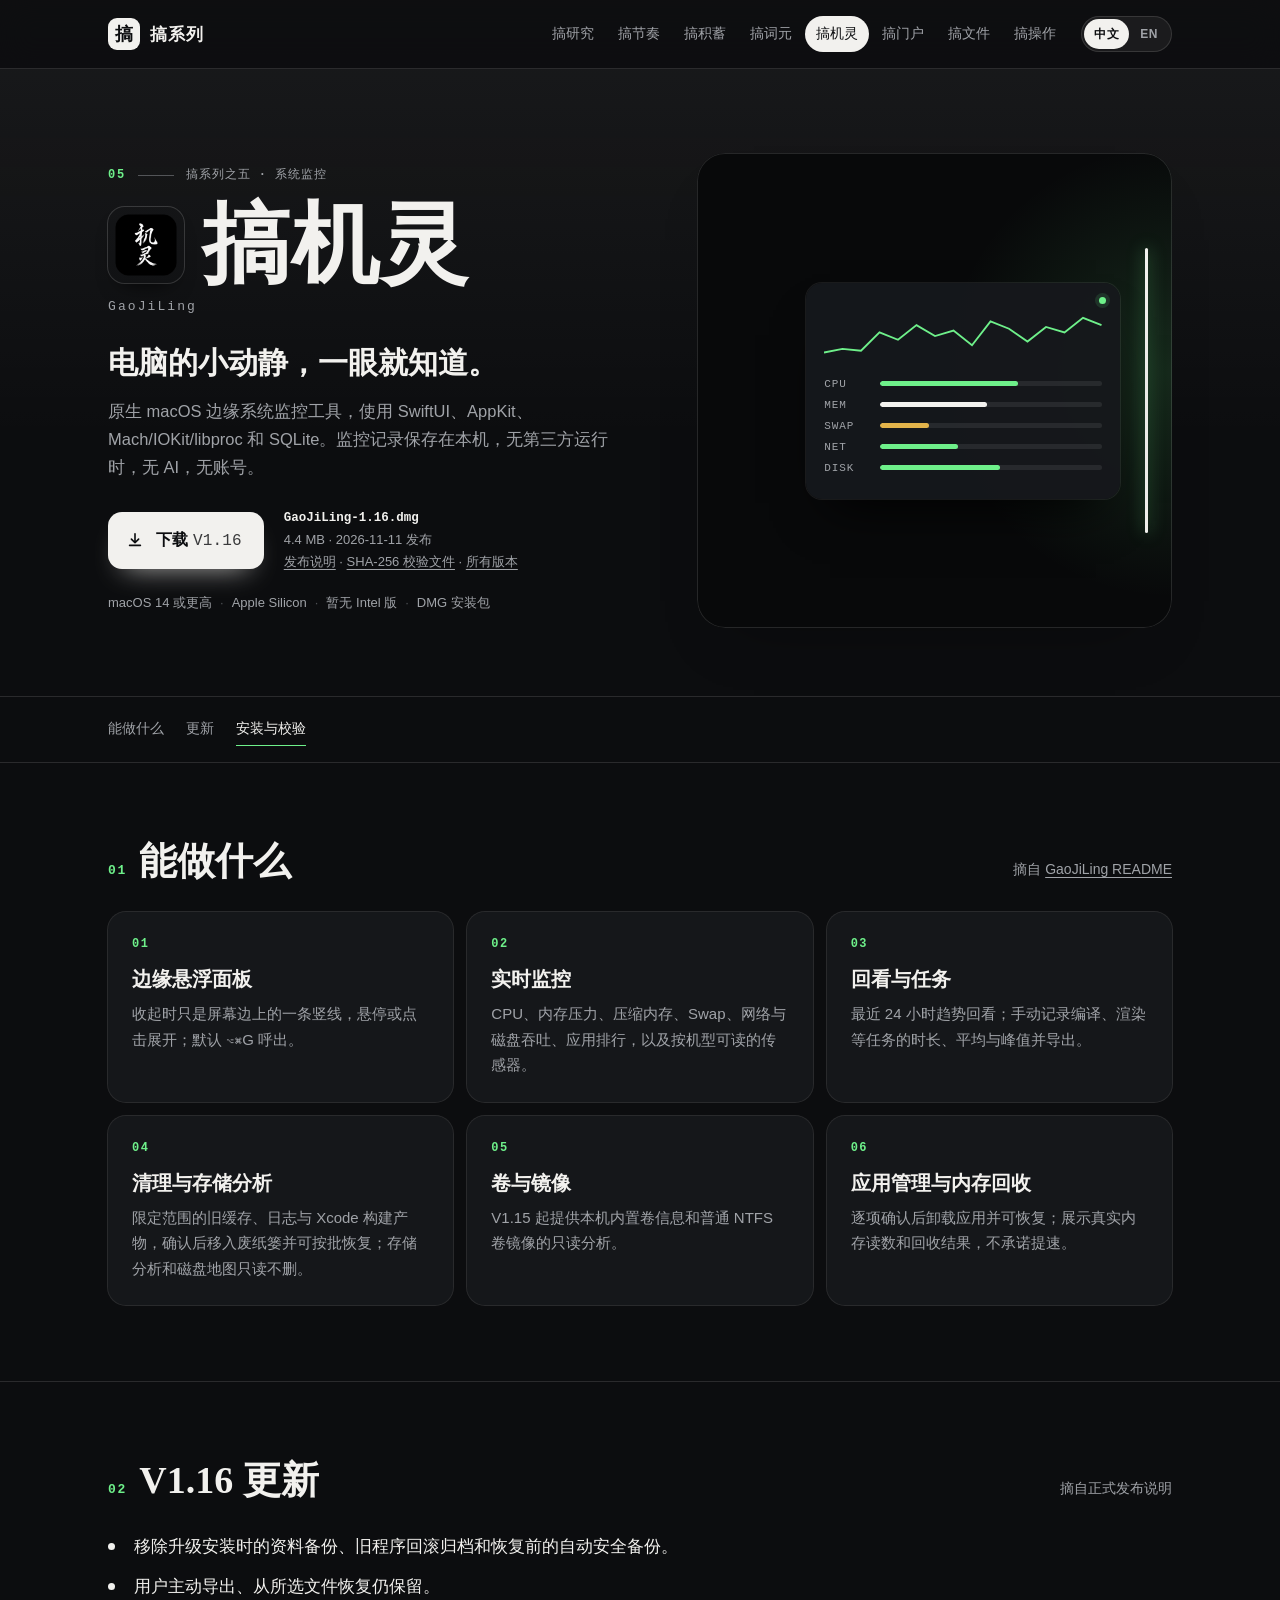
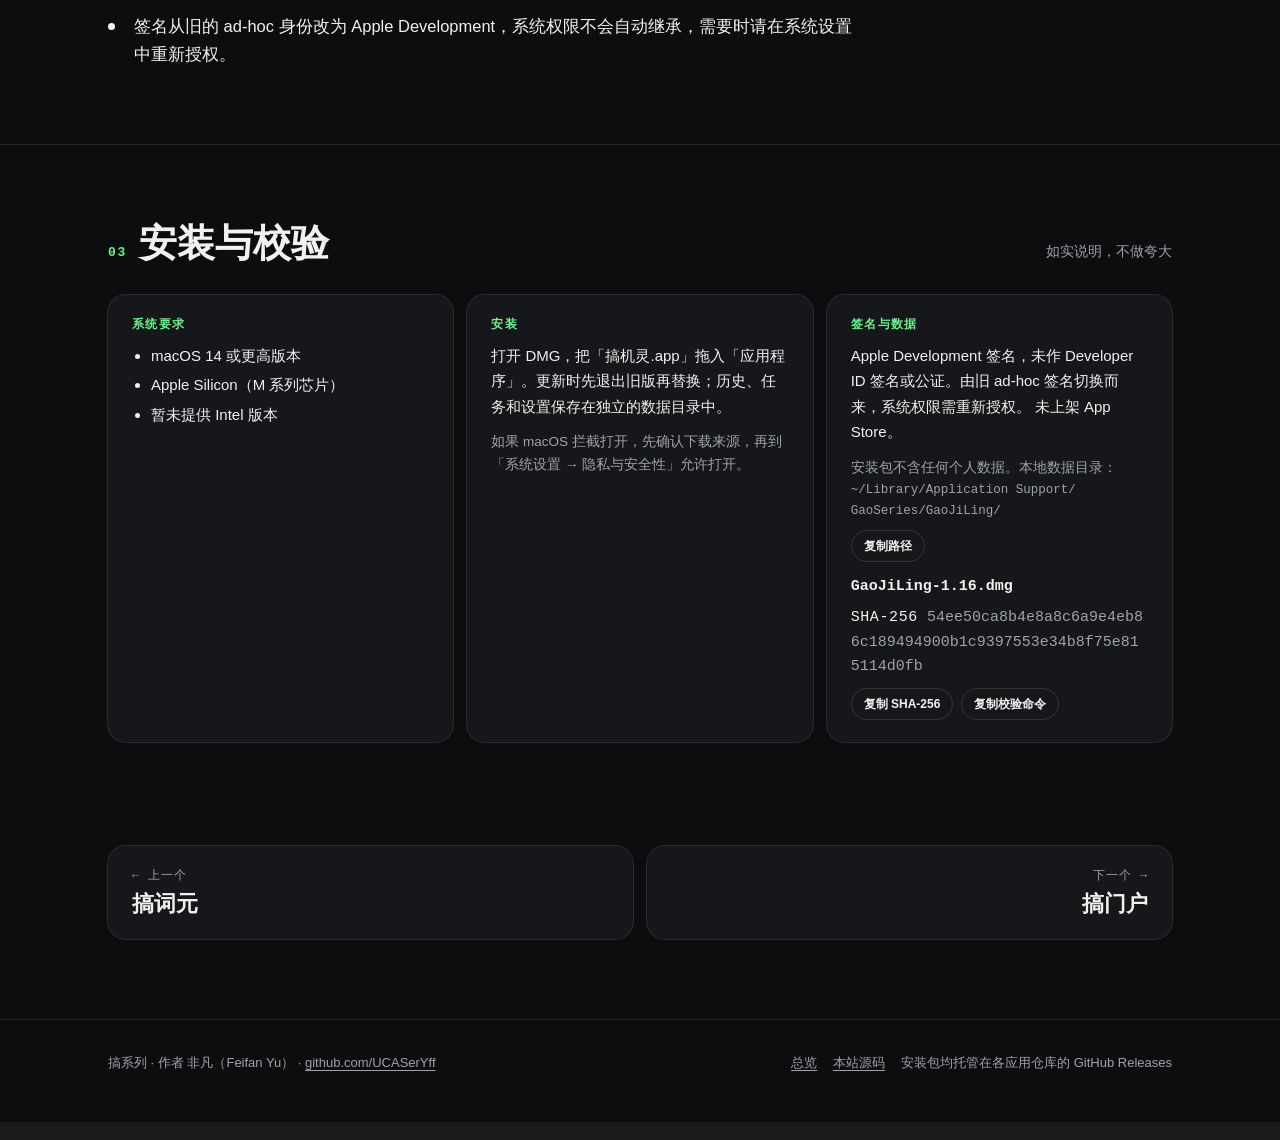
<file: jiling/index.html>
<!doctype html>
<html lang="zh-CN" translate="no" data-root="../">
<head>
<meta charset="utf-8">
<meta name="viewport" content="width=device-width, initial-scale=1, viewport-fit=cover">
<title>搞机灵 · 电脑的小动静，一眼就知道 | 搞系列</title>
<meta name="description" content="原生 macOS 边缘系统监控工具，使用 SwiftUI、AppKit、Mach/IOKit/libproc 和 SQLite。监控记录保存在本机，无第三方运行时，无 AI，无账号。">
<meta name="theme-color" content="#0c0d0f">
<meta property="og:title" content="搞机灵 · 电脑的小动静，一眼就知道 | 搞系列">
<meta property="og:description" content="原生 macOS 边缘系统监控工具，使用 SwiftUI、AppKit、Mach/IOKit/libproc 和 SQLite。监控记录保存在本机，无第三方运行时，无 AI，无账号。">
<meta property="og:type" content="website">
<meta property="og:url" content="https://ucaseryff.github.io/gao-apps/jiling/">
<link rel="canonical" href="https://ucaseryff.github.io/gao-apps/jiling/">
<link rel="icon" href="../assets/favicon.svg" type="image/svg+xml">
<link rel="stylesheet" href="../assets/site.css">
<script type="application/json" id="gao-meta">{"title":{"zh": "搞机灵 · 电脑的小动静，一眼就知道 | 搞系列", "en": "搞机灵 · The small movements of your Mac, clear at a glance | 搞系列"},"description":{"zh": "原生 macOS 边缘系统监控工具，使用 SwiftUI、AppKit、Mach/IOKit/libproc 和 SQLite。监控记录保存在本机，无第三方运行时，无 AI，无账号。", "en": "A native macOS edge system monitor, using SwiftUI, AppKit, Mach/IOKit/libproc, and SQLite. Monitoring records stay on this Mac. No third-party runtime, no AI, and no account."}}</script>
<script type="application/json" id="gao-ui">{"skip": {"zh": "跳到正文", "en": "Skip to content"}, "apps_nav": {"zh": "八个应用", "en": "Eight apps"}, "lang_label": {"zh": "语言", "en": "Language"}, "overview": {"zh": "总览", "en": "Overview"}, "source": {"zh": "本站源码", "en": "Site source"}, "hosted": {"zh": "安装包均托管在各应用仓库的 GitHub Releases", "en": "Installers are hosted on each app’s GitHub Releases"}, "credit": {"zh": "搞系列 · 作者 非凡（Feifan Yu）", "en": "搞系列 · Author 非凡 (Feifan Yu)"}, "not_found": {"zh": "页面不存在", "en": "Page not found"}, "not_found_title": {"zh": "页面不存在 | 搞系列", "en": "Page not found | 搞系列"}, "not_found_desc": {"zh": "页面不存在", "en": "Page not found"}, "back_home": {"zh": "回到搞系列总览", "en": "Back to the 搞系列 overview"}, "home_title": {"zh": "搞系列 · 八个原生 macOS 应用", "en": "搞系列 · Eight native macOS apps"}, "home_desc": {"zh": "搞系列：搞研究、搞节奏、搞积蓄、搞词元、搞机灵、搞门户、搞文件、搞操作，八个原生 macOS 应用的介绍与下载。", "en": "搞系列: 搞研究, 搞节奏, 搞积蓄, 搞词元, 搞机灵, 搞门户, 搞文件, and 搞操作 — introductions and downloads for eight native macOS apps."}, "home_kicker": {"zh": "八个应用", "en": "Eight apps"}, "home_sub": {"zh": "研究、节奏、积蓄、词元、机灵、门户、文件、操作——八个各管一件事的原生 macOS 应用，数据都留在你自己的 Mac 上。", "en": "Research, rhythm, savings, tokens, alertness, portals, files, and actions — eight native macOS apps, each responsible for one thing, with data kept on your own Mac."}, "chip_os": {"zh": "macOS 14 或更高", "en": "macOS 14 or later"}, "chip_silicon": {"zh": "Apple Silicon", "en": "Apple Silicon"}, "chip_source": {"zh": "源码公开在 GitHub", "en": "Source is public on GitHub"}, "chip_data": {"zh": "安装包不含个人数据", "en": "Installers contain no personal data"}, "more": {"zh": "了解 →", "en": "Details →"}, "unavailable": {"zh": "暂不可下载", "en": "Not available"}, "no_pkg": {"zh": "暂无正式安装包", "en": "No stable installer yet"}, "see_releases": {"zh": "查看发布页", "en": "View releases"}, "download": {"zh": "下载", "en": "Download"}, "release_notes": {"zh": "发布说明", "en": "Release notes"}, "sha_file": {"zh": "SHA-256 校验文件", "en": "SHA-256 file"}, "all_versions": {"zh": "所有版本", "en": "All versions"}, "meta_line": {"zh": "{size} · {date} 发布", "en": "{size} · Released {date}"}, "no_intel_short": {"zh": "暂无 Intel 版", "en": "No Intel version"}, "zip_pkg": {"zh": "ZIP 安装包", "en": "ZIP installer"}, "dmg_pkg": {"zh": "DMG 安装包", "en": "DMG installer"}, "features": {"zh": "能做什么", "en": "What it does"}, "from_readme": {"zh": "摘自", "en": "From the"}, "whats_new": {"zh": "V{version} 更新", "en": "What's new in V{version}"}, "from_notes": {"zh": "摘自正式发布说明", "en": "From the stable release notes"}, "stale": {"zh": "最新版本已更新为 V{version}，更新内容请看 {link}。", "en": "The latest version is now V{version}. See the {link} for what changed."}, "install_h": {"zh": "安装与校验", "en": "Install and verify"}, "plain": {"zh": "如实说明，不做夸大", "en": "As stated, without embellishment"}, "requirements": {"zh": "系统要求", "en": "Requirements"}, "req_os": {"zh": "macOS 14 或更高版本", "en": "macOS 14 or later"}, "req_chip": {"zh": "Apple Silicon（M 系列芯片）", "en": "Apple Silicon (M-series)"}, "req_intel": {"zh": "暂未提供 Intel 版本", "en": "No Intel version is offered"}, "install": {"zh": "安装", "en": "Install"}, "gate": {"zh": "如果 macOS 拦截打开，先确认下载来源，再到「系统设置 → 隐私与安全性」允许打开。", "en": "If macOS blocks the app, confirm the download source, then allow it in System Settings → Privacy & Security."}, "sign_data": {"zh": "签名与数据", "en": "Signing and data"}, "not_store": {"zh": "未上架 App Store。", "en": "Not listed on the App Store."}, "no_personal": {"zh": "安装包不含任何个人数据。本地数据目录：", "en": "The installer contains no personal data. Local data directory:"}, "prev": {"zh": "← 上一个", "en": "← Previous"}, "next": {"zh": "下一个 →", "en": "Next →"}, "other_apps": {"zh": "其他应用", "en": "Other apps"}, "on_page": {"zh": "本页", "en": "On this page"}, "nav_changes": {"zh": "更新", "en": "Changes"}, "dl_notes": {"zh": "下载说明", "en": "About downloads"}, "each_ships": {"zh": "每个应用独立发版", "en": "Each app ships on its own"}, "always": {"zh": "始终最新", "en": "Always current"}, "always_p": {"zh": "下载按钮指向各应用仓库最新正式 Release 中的安装包。本站每小时自动核对一次，页面打开时也会再向 GitHub 查询。", "en": "Each download button points to the installer in that app’s own latest stable Release. This site checks once an hour, and asks GitHub again when the page opens."}, "signing_h": {"zh": "签名情况", "en": "Signing"}, "signing_p": {"zh": "安装包使用 Apple Development 签名（搞文件见其页面说明），均未经 Apple 公证，也未上架 App Store。首次打开可能需要在「隐私与安全性」中允许。", "en": "Installers are signed with Apple Development (搞文件 explains its own wording on its page). None are notarized by Apple or listed on the App Store. The first open may need to be allowed under Privacy & Security."}, "checksums": {"zh": "校验", "en": "Checksums"}, "checksums_p": {"zh": "每个安装包旁都附有同名 \u003ccode>.sha256\u003c/code> 文件，下载后可用 \u003ccode>shasum -a 256 -c\u003c/code> 核验。", "en": "Each installer is accompanied by a \u003ccode>.sha256\u003c/code> file of the same name. After downloading, verify with \u003ccode>shasum -a 256 -c\u003c/code>."}, "copy_sha": {"zh": "复制 SHA-256", "en": "Copy SHA-256"}, "copy_path": {"zh": "复制路径", "en": "Copy path"}, "copy_cmd": {"zh": "复制校验命令", "en": "Copy verify command"}, "copied": {"zh": "已复制", "en": "Copied"}, "copy_fail": {"zh": "未能复制", "en": "Couldn’t copy"}, "series_line": {"zh": "搞系列之{ordinal} · {role}", "en": "No. {n} in 搞系列 · {role}"}}</script>
<script>
(function(){
  var l="zh";
  try{
    var q=(new URLSearchParams(location.search).get("lang")||"").toLowerCase();
    var s=localStorage.getItem("gao-lang");
    if(q==="en"||q==="zh"){l=q;localStorage.setItem("gao-lang",q);}
    else if(s==="en")l="en";
  }catch(err){}
  document.documentElement.lang=l==="en"?"en":"zh-CN";
  try{
    var m=JSON.parse(document.getElementById("gao-meta").textContent);
    if(l==="en"){
      document.title=m.title.en;
      var d=document.querySelector('meta[name="description"]');
      if(d)d.setAttribute("content",m.description.en);
      var t=document.querySelector('meta[property="og:title"]');
      if(t)t.setAttribute("content",m.title.en);
      var g=document.querySelector('meta[property="og:description"]');
      if(g)g.setAttribute("content",m.description.en);
    }
  }catch(err){}
})();
</script>
<style>html:not([lang="en"]) .t-en{display:none!important}html[lang="en"] .t-zh{display:none!important}</style>
</head>
<body class="app theme-jiling">
<a class="skip" href="#content"><span class="t-zh" lang="zh-CN">跳到正文</span><span class="t-en" lang="en">Skip to content</span></a>
<header class="nav"><div class="wrap">
<a class="brand" href="../"><span class="brand-mark">搞</span><span class="brand-text">搞系列</span></a>
<nav class="nav-apps" aria-label="八个应用" data-aria-zh="八个应用" data-aria-en="Eight apps"><a href="../yanjiu/">搞研究</a><a href="../jiezou/">搞节奏</a><a href="../jixu/">搞积蓄</a><a href="../ciyuan/">搞词元</a><a href="../jiling/" aria-current="page">搞机灵</a><a href="../menhu/">搞门户</a><a href="../wenjian/">搞文件</a><a href="../caozuo/">搞操作</a></nav>
<div class="lang" role="radiogroup" aria-label="语言" data-aria-zh="语言" data-aria-en="Language">
<button type="button" role="radio" data-set-lang="zh" aria-checked="true" tabindex="0">中文</button>
<button type="button" role="radio" data-set-lang="en" aria-checked="false" tabindex="-1">EN</button>
</div>
</div></header>
<main id="content">
<section class="hero"><div class="wrap">
  <div class="hero-text">
    <p class="eyebrow"><span class="idx">05</span><span class="bar"></span><span class="t-zh" lang="zh-CN">搞系列之五 · 系统监控</span><span class="t-en" lang="en">No. 5 in 搞系列 · System monitoring</span></p>
    <h1 class="title"><img class="icon" src="../assets/icons/jiling.png" alt="" width="76" height="76">搞机灵</h1>
    <span class="title-en">GaoJiLing</span>
    <p class="tagline"><span class="t-zh" lang="zh-CN">电脑的小动静，一眼就知道。</span><span class="t-en" lang="en">The small movements of your Mac, clear at a glance.</span></p>
    <p class="lede"><span class="t-zh" lang="zh-CN">原生 macOS 边缘系统监控工具，使用 SwiftUI、AppKit、Mach/IOKit/libproc 和 SQLite。监控记录保存在本机，无第三方运行时，无 AI，无账号。</span><span class="t-en" lang="en">A native macOS edge system monitor, using SwiftUI, AppKit, Mach/IOKit/libproc, and SQLite. Monitoring records stay on this Mac. No third-party runtime, no AI, and no account.</span></p>
    <div class="dl" data-app="jiling" data-repo="GaoJiLing" data-dl="jiling">
      <div class="dl dl-slot"><a class="dl-btn" href="https://github.com/UCASerYff/GaoJiLing/releases/download/v1.16/GaoJiLing-1.16.dmg" download><svg viewBox="0 0 20 20" fill="none" aria-hidden="true"><path d="M10 3v10m0 0l-4-4m4 4l4-4M4 16h12" stroke="currentColor" stroke-width="1.8" stroke-linecap="round" stroke-linejoin="round"/></svg><span><span class="t-zh" lang="zh-CN">下载</span><span class="t-en" lang="en">Download</span> <span class="v">V1.16</span></span></a><span class="dl-meta"><b>GaoJiLing-1.16.dmg</b><span><span class="t-zh" lang="zh-CN">4.4 MB · 2026-11-11 发布</span><span class="t-en" lang="en">4.4 MB · Released 2026-11-11</span></span><span><a href="https://github.com/UCASerYff/GaoJiLing/releases/tag/v1.16"><span class="t-zh" lang="zh-CN">发布说明</span><span class="t-en" lang="en">Release notes</span></a> · <a href="https://github.com/UCASerYff/GaoJiLing/releases/download/v1.16/GaoJiLing-1.16.dmg.sha256"><span class="t-zh" lang="zh-CN">SHA-256 校验文件</span><span class="t-en" lang="en">SHA-256 file</span></a> · <a href="https://github.com/UCASerYff/GaoJiLing/releases"><span class="t-zh" lang="zh-CN">所有版本</span><span class="t-en" lang="en">All versions</span></a></span></span></div>
      <p class="dl-req"><span><span class="t-zh" lang="zh-CN">macOS 14 或更高</span><span class="t-en" lang="en">macOS 14 or later</span></span><span>Apple Silicon</span><span><span class="t-zh" lang="zh-CN">暂无 Intel 版</span><span class="t-en" lang="en">No Intel version</span></span><span><span class="t-zh" lang="zh-CN">DMG 安装包</span><span class="t-en" lang="en">DMG installer</span></span></p>
    </div>
  </div>
  <div class="stage s-jiling" aria-hidden="true"><div class="edge"></div><div class="panel"><svg viewBox="0 0 300 70" preserveAspectRatio="none" aria-hidden="true"><polyline fill="none" stroke="#6ef08a" stroke-width="2" points="0,52 20,48 40,50 60,30 80,38 100,22 120,34 140,28 160,44 180,18 200,26 220,40 240,24 260,30 280,14 300,22"/></svg><div class="meter">CPU<div style="--w:62%"></div></div><div class="meter">MEM<div style="--w:48%"></div></div><div class="meter">SWAP<div style="--w:22%"></div></div><div class="meter">NET<div style="--w:35%"></div></div><div class="meter">DISK<div style="--w:54%"></div></div></div></div>
</div></section>
<nav class="onpage" aria-label="本页" data-aria-zh="本页" data-aria-en="On this page"><div class="wrap">
  <a href="#features"><span class="t-zh" lang="zh-CN">能做什么</span><span class="t-en" lang="en">What it does</span></a>
  <a href="#notes"><span class="t-zh" lang="zh-CN">更新</span><span class="t-en" lang="en">Changes</span></a>
  <a href="#install"><span class="t-zh" lang="zh-CN">安装与校验</span><span class="t-en" lang="en">Install and verify</span></a>
</div></nav>
<section class="section" id="features"><div class="wrap">
  <div class="sec-head"><h2><span class="sec-idx">01</span><span class="t-zh" lang="zh-CN">能做什么</span><span class="t-en" lang="en">What it does</span></h2><p><span class="t-zh" lang="zh-CN">摘自</span><span class="t-en" lang="en">From the</span> <a href="https://github.com/UCASerYff/GaoJiLing#readme">GaoJiLing README</a></p></div>
  <ul class="features n6"><li><h3><span class="t-zh" lang="zh-CN">边缘悬浮面板</span><span class="t-en" lang="en">Edge panel</span></h3><p><span class="t-zh" lang="zh-CN">收起时只是屏幕边上的一条竖线，悬停或点击展开；默认 ⌥⌘G 呼出。</span><span class="t-en" lang="en">When collapsed it is only a vertical line at the screen edge. Hover or click to expand. The default shortcut is ⌥⌘G.</span></p></li><li><h3><span class="t-zh" lang="zh-CN">实时监控</span><span class="t-en" lang="en">Live monitoring</span></h3><p><span class="t-zh" lang="zh-CN">CPU、内存压力、压缩内存、Swap、网络与磁盘吞吐、应用排行，以及按机型可读的传感器。</span><span class="t-en" lang="en">CPU, memory pressure, compressed memory, swap, network and disk throughput, per-app rankings, and sensors that are readable on the current Mac model.</span></p></li><li><h3><span class="t-zh" lang="zh-CN">回看与任务</span><span class="t-en" lang="en">History and tasks</span></h3><p><span class="t-zh" lang="zh-CN">最近 24 小时趋势回看；手动记录编译、渲染等任务的时长、平均与峰值并导出。</span><span class="t-en" lang="en">Review trends for the last 24 hours. Manually record the duration, average, and peak of tasks such as compiles and renders, and export them.</span></p></li><li><h3><span class="t-zh" lang="zh-CN">清理与存储分析</span><span class="t-en" lang="en">Cleanup and storage analysis</span></h3><p><span class="t-zh" lang="zh-CN">限定范围的旧缓存、日志与 Xcode 构建产物，确认后移入废纸篓并可按批恢复；存储分析和磁盘地图只读不删。</span><span class="t-en" lang="en">A limited set of old caches, logs, and Xcode compilation products can be moved to the Trash after confirmation, and restored by batch. Storage analysis and the disk map are read-only and do not delete.</span></p></li><li><h3><span class="t-zh" lang="zh-CN">卷与镜像</span><span class="t-en" lang="en">Volumes and images</span></h3><p><span class="t-zh" lang="zh-CN">V1.15 起提供本机内置卷信息和普通 NTFS 卷镜像的只读分析。</span><span class="t-en" lang="en">From V1.15, read-only analysis of this Mac’s built-in volume information and of ordinary NTFS volume images.</span></p></li><li><h3><span class="t-zh" lang="zh-CN">应用管理与内存回收</span><span class="t-en" lang="en">App management and memory reclaim</span></h3><p><span class="t-zh" lang="zh-CN">逐项确认后卸载应用并可恢复；展示真实内存读数和回收结果，不承诺提速。</span><span class="t-en" lang="en">Uninstall an app after confirming it, and restore it. Shows real memory readings and reclaim results, and does not promise a speedup.</span></p></li></ul>
</div></section>
<section class="section" id="notes"><div class="wrap" data-notes-for="jiling" data-notes-version="1.16">
  <div class="sec-head"><h2><span class="sec-idx">02</span><span class="t-zh" lang="zh-CN">V1.16 更新</span><span class="t-en" lang="en">What&#x27;s new in V1.16</span></h2><p><span class="t-zh" lang="zh-CN">摘自正式发布说明</span><span class="t-en" lang="en">From the stable release notes</span></p></div>
  <ul class="notes notes-fresh"><li><span class="t-zh" lang="zh-CN">移除升级安装时的资料备份、旧程序回滚归档和恢复前的自动安全备份。</span><span class="t-en" lang="en">Removes data backups taken during an upgrade install, rollback archives of the previous app, and the automatic safety backup before a restore.</span></li><li><span class="t-zh" lang="zh-CN">用户主动导出、从所选文件恢复仍保留。</span><span class="t-en" lang="en">Exporting yourself, and restoring from a file you choose, are still available.</span></li><li><span class="t-zh" lang="zh-CN">签名从旧的 ad-hoc 身份改为 Apple Development，系统权限不会自动继承，需要时请在系统设置中重新授权。</span><span class="t-en" lang="en">Signing changed from the old ad-hoc identity to Apple Development. System permissions are not carried over automatically; grant them again in System Settings when needed.</span></li></ul>
  <p class="notes-stale" hidden><span class="t-zh" lang="zh-CN">最新版本已更新为 V1.16，更新内容请看 <a href="https://github.com/UCASerYff/GaoJiLing/releases/tag/v1.16">发布说明</a>。</span><span class="t-en" lang="en">The latest version is now V1.16. See the <a href="https://github.com/UCASerYff/GaoJiLing/releases/tag/v1.16">Release notes</a> for what changed.</span></p>
</div></section>
<section class="section" id="install"><div class="wrap">
  <div class="sec-head"><h2><span class="sec-idx">03</span><span class="t-zh" lang="zh-CN">安装与校验</span><span class="t-en" lang="en">Install and verify</span></h2><p><span class="t-zh" lang="zh-CN">如实说明，不做夸大</span><span class="t-en" lang="en">As stated, without embellishment</span></p></div>
  <div class="facts">
    <div class="fact"><h3><span class="t-zh" lang="zh-CN">系统要求</span><span class="t-en" lang="en">Requirements</span></h3><ul><li><span class="t-zh" lang="zh-CN">macOS 14 或更高版本</span><span class="t-en" lang="en">macOS 14 or later</span></li><li><span class="t-zh" lang="zh-CN">Apple Silicon（M 系列芯片）</span><span class="t-en" lang="en">Apple Silicon (M-series)</span></li><li><span class="t-zh" lang="zh-CN">暂未提供 Intel 版本</span><span class="t-en" lang="en">No Intel version is offered</span></li></ul></div>
    <div class="fact"><h3><span class="t-zh" lang="zh-CN">安装</span><span class="t-en" lang="en">Install</span></h3><p><span class="t-zh" lang="zh-CN">打开 DMG，把「搞机灵.app」拖入「应用程序」。更新时先退出旧版再替换；历史、任务和设置保存在独立的数据目录中。</span><span class="t-en" lang="en">Open the DMG and drag 搞机灵.app into Applications. When updating, quit the old version before replacing it. History, tasks, and settings stay in a separate data directory.</span></p><p class="muted"><span class="t-zh" lang="zh-CN">如果 macOS 拦截打开，先确认下载来源，再到「系统设置 → 隐私与安全性」允许打开。</span><span class="t-en" lang="en">If macOS blocks the app, confirm the download source, then allow it in System Settings → Privacy &amp; Security.</span></p></div>
    <div class="fact"><h3><span class="t-zh" lang="zh-CN">签名与数据</span><span class="t-en" lang="en">Signing and data</span></h3><p><span class="t-zh" lang="zh-CN">Apple Development 签名，未作 Developer ID 签名或公证。由旧 ad-hoc 签名切换而来，系统权限需重新授权。</span><span class="t-en" lang="en">Signed with Apple Development. Not Developer ID signed or notarized. Switched over from the old ad-hoc signature, so system permissions need to be granted again.</span> <span class="t-zh" lang="zh-CN">未上架 App Store。</span><span class="t-en" lang="en">Not listed on the App Store.</span></p><p class="muted"><span class="t-zh" lang="zh-CN">安装包不含任何个人数据。本地数据目录：</span><span class="t-en" lang="en">The installer contains no personal data. Local data directory:</span></p><p class="pathrow"><code>~/<wbr>Library/<wbr>Application Support/<wbr>GaoSeries/<wbr>GaoJiLing/<wbr></code><button type="button" class="copy" data-copy="~/Library/Application Support/GaoSeries/GaoJiLing/"><span class="copy-idle"><span class="t-zh" lang="zh-CN">复制路径</span><span class="t-en" lang="en">Copy path</span></span><span class="copy-done"><span class="t-zh" lang="zh-CN">已复制</span><span class="t-en" lang="en">Copied</span></span></button></p><div class="sha" data-sha="jiling"><p class="sha-file">GaoJiLing-1.16.dmg</p><p class="sha-hex"><span class="sha-k">SHA-256</span> 54ee50ca<wbr>8b4e8a8c<wbr>6a9e4eb8<wbr>6c189494<wbr>900b1c93<wbr>97553e34<wbr>b8f75e81<wbr>5114d0fb</p><div class="sha-actions"><button type="button" class="copy" data-copy="54ee50ca8b4e8a8c6a9e4eb86c189494900b1c9397553e34b8f75e815114d0fb"><span class="copy-idle"><span class="t-zh" lang="zh-CN">复制 SHA-256</span><span class="t-en" lang="en">Copy SHA-256</span></span><span class="copy-done"><span class="t-zh" lang="zh-CN">已复制</span><span class="t-en" lang="en">Copied</span></span></button><button type="button" class="copy" data-copy="shasum -a 256 -c GaoJiLing-1.16.dmg.sha256"><span class="copy-idle"><span class="t-zh" lang="zh-CN">复制校验命令</span><span class="t-en" lang="en">Copy verify command</span></span><span class="copy-done"><span class="t-zh" lang="zh-CN">已复制</span><span class="t-en" lang="en">Copied</span></span></button></div></div></div>
  </div>
</div></section>
<div class="wrap"><nav class="pager" aria-label="其他应用" data-aria-zh="其他应用" data-aria-en="Other apps">
  <a href="../ciyuan/"><small><span class="t-zh" lang="zh-CN">← 上一个</span><span class="t-en" lang="en">← Previous</span></small><b>搞词元</b></a>
  <a class="next" href="../menhu/"><small><span class="t-zh" lang="zh-CN">下一个 →</span><span class="t-en" lang="en">Next →</span></small><b>搞门户</b></a>
</nav></div>
</main>
<footer class="foot"><div class="wrap">
<div><span class="t-zh" lang="zh-CN">搞系列 · 作者 非凡（Feifan Yu）</span><span class="t-en" lang="en">搞系列 · Author 非凡 (Feifan Yu)</span> · <a href="https://github.com/UCASerYff">github.com/UCASerYff</a></div>
<nav aria-label="总览" data-aria-zh="总览" data-aria-en="Overview"><a href="../"><span class="t-zh" lang="zh-CN">总览</span><span class="t-en" lang="en">Overview</span></a><a href="https://github.com/UCASerYff/gao-apps"><span class="t-zh" lang="zh-CN">本站源码</span><span class="t-en" lang="en">Site source</span></a><span><span class="t-zh" lang="zh-CN">安装包均托管在各应用仓库的 GitHub Releases</span><span class="t-en" lang="en">Installers are hosted on each app’s GitHub Releases</span></span></nav>
</div></footer>
<p class="sr" id="copy-status" aria-live="polite"></p>
<script src="../assets/site.js" defer></script>
</body>
</html>
</file>
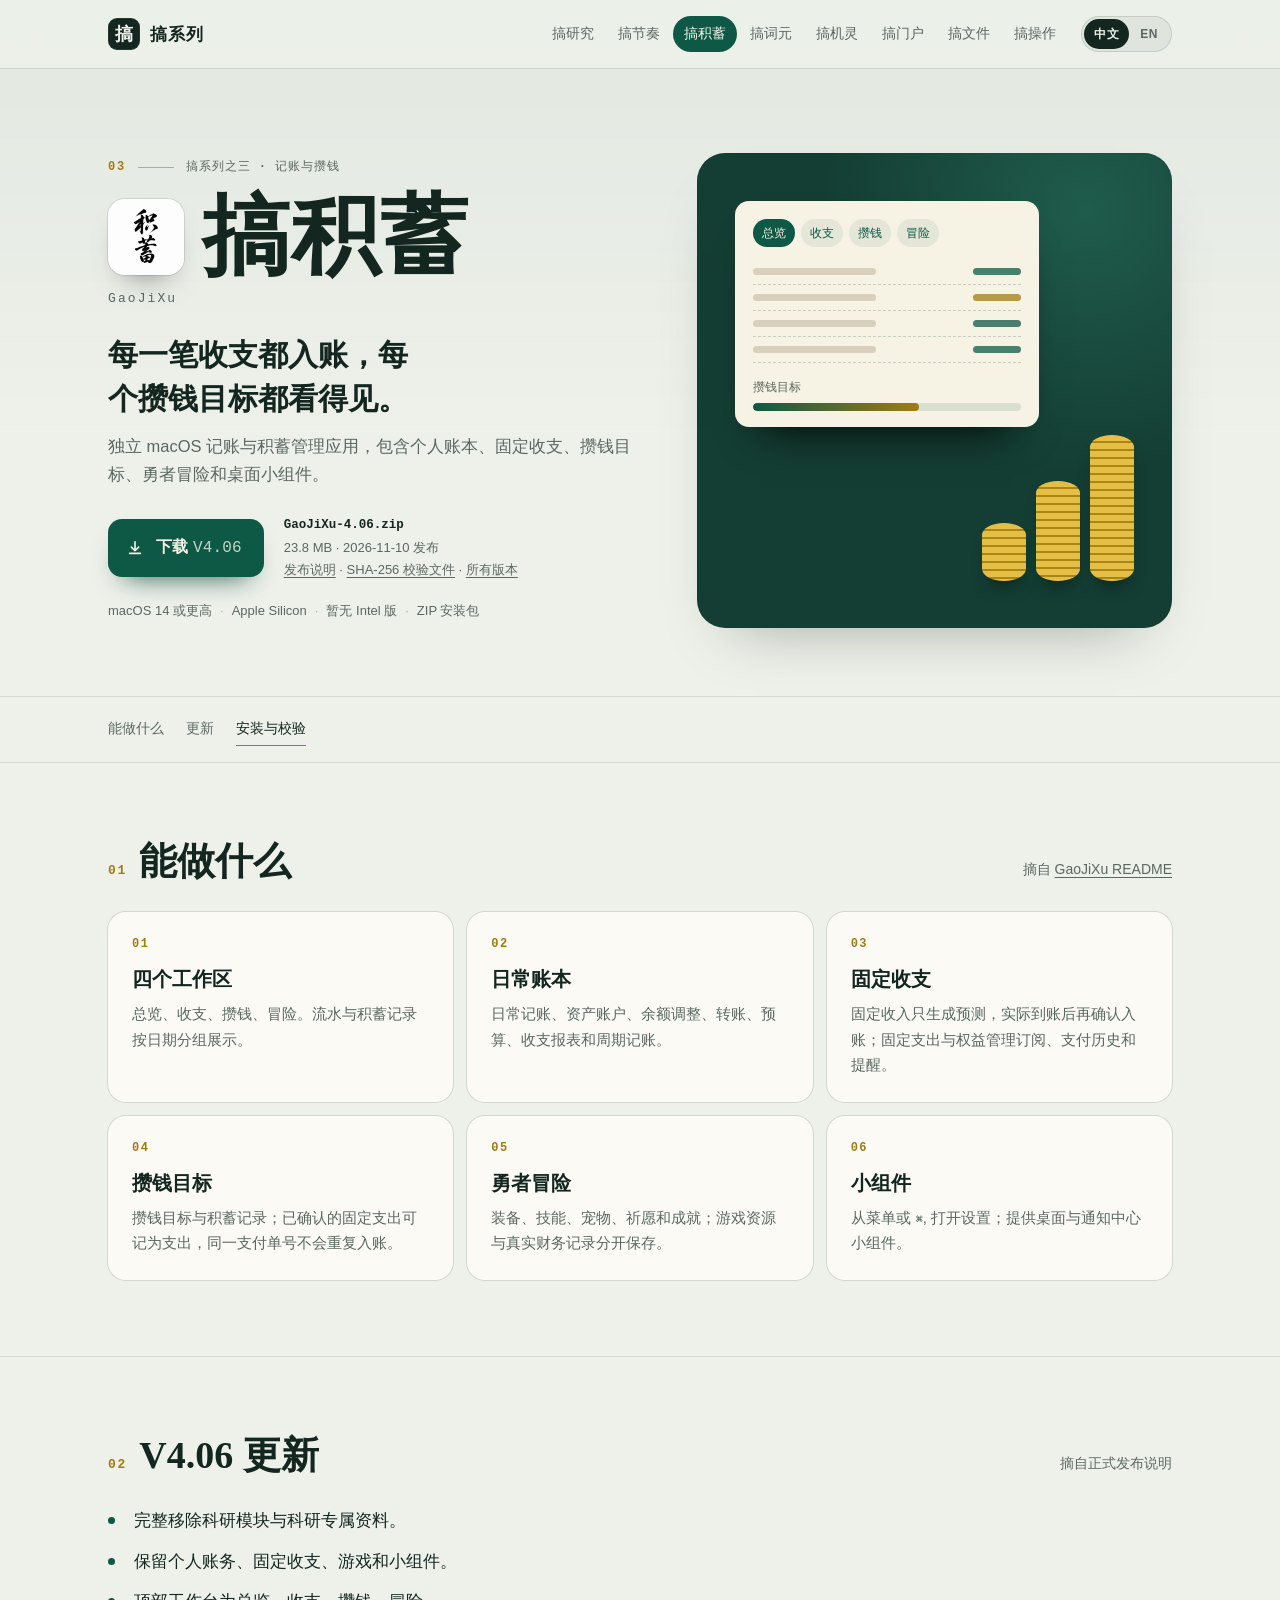
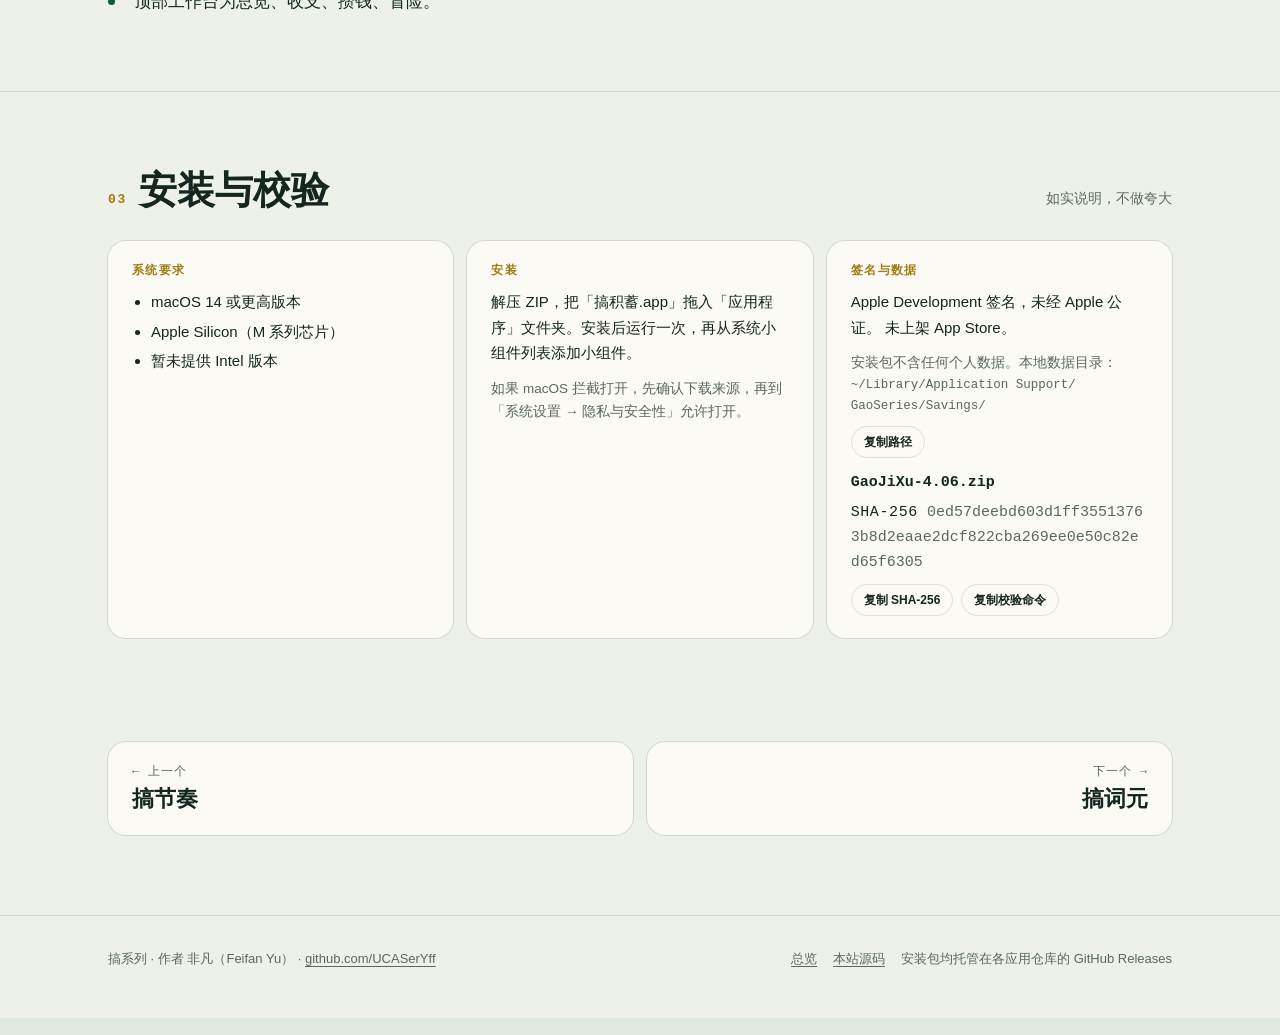
<file: jixu/index.html>
<!doctype html>
<html lang="zh-CN" translate="no" data-root="../">
<head>
<meta charset="utf-8">
<meta name="viewport" content="width=device-width, initial-scale=1, viewport-fit=cover">
<title>搞积蓄 · 每一笔收支都入账，每个攒钱目标都看得见 | 搞系列</title>
<meta name="description" content="独立 macOS 记账与积蓄管理应用，包含个人账本、固定收支、攒钱目标、勇者冒险和桌面小组件。">
<meta name="theme-color" content="#f1f0e9">
<meta property="og:title" content="搞积蓄 · 每一笔收支都入账，每个攒钱目标都看得见 | 搞系列">
<meta property="og:description" content="独立 macOS 记账与积蓄管理应用，包含个人账本、固定收支、攒钱目标、勇者冒险和桌面小组件。">
<meta property="og:type" content="website">
<meta property="og:url" content="https://ucaseryff.github.io/gao-apps/jixu/">
<link rel="canonical" href="https://ucaseryff.github.io/gao-apps/jixu/">
<link rel="icon" href="../assets/favicon.svg" type="image/svg+xml">
<link rel="stylesheet" href="../assets/site.css">
<script type="application/json" id="gao-meta">{"title":{"zh": "搞积蓄 · 每一笔收支都入账，每个攒钱目标都看得见 | 搞系列", "en": "搞积蓄 · Every transaction is recorded, and every savings goal is visible | 搞系列"},"description":{"zh": "独立 macOS 记账与积蓄管理应用，包含个人账本、固定收支、攒钱目标、勇者冒险和桌面小组件。", "en": "A standalone macOS bookkeeping and savings app, with a personal ledger, recurring cash flow, savings goals, a hero adventure, and Desktop widgets."}}</script>
<script type="application/json" id="gao-ui">{"skip": {"zh": "跳到正文", "en": "Skip to content"}, "apps_nav": {"zh": "八个应用", "en": "Eight apps"}, "lang_label": {"zh": "语言", "en": "Language"}, "overview": {"zh": "总览", "en": "Overview"}, "source": {"zh": "本站源码", "en": "Site source"}, "hosted": {"zh": "安装包均托管在各应用仓库的 GitHub Releases", "en": "Installers are hosted on each app’s GitHub Releases"}, "credit": {"zh": "搞系列 · 作者 非凡（Feifan Yu）", "en": "搞系列 · Author 非凡 (Feifan Yu)"}, "not_found": {"zh": "页面不存在", "en": "Page not found"}, "not_found_title": {"zh": "页面不存在 | 搞系列", "en": "Page not found | 搞系列"}, "not_found_desc": {"zh": "页面不存在", "en": "Page not found"}, "back_home": {"zh": "回到搞系列总览", "en": "Back to the 搞系列 overview"}, "home_title": {"zh": "搞系列 · 八个原生 macOS 应用", "en": "搞系列 · Eight native macOS apps"}, "home_desc": {"zh": "搞系列：搞研究、搞节奏、搞积蓄、搞词元、搞机灵、搞门户、搞文件、搞操作，八个原生 macOS 应用的介绍与下载。", "en": "搞系列: 搞研究, 搞节奏, 搞积蓄, 搞词元, 搞机灵, 搞门户, 搞文件, and 搞操作 — introductions and downloads for eight native macOS apps."}, "home_kicker": {"zh": "八个应用", "en": "Eight apps"}, "home_sub": {"zh": "研究、节奏、积蓄、词元、机灵、门户、文件、操作——八个各管一件事的原生 macOS 应用，数据都留在你自己的 Mac 上。", "en": "Research, rhythm, savings, tokens, alertness, portals, files, and actions — eight native macOS apps, each responsible for one thing, with data kept on your own Mac."}, "chip_os": {"zh": "macOS 14 或更高", "en": "macOS 14 or later"}, "chip_silicon": {"zh": "Apple Silicon", "en": "Apple Silicon"}, "chip_source": {"zh": "源码公开在 GitHub", "en": "Source is public on GitHub"}, "chip_data": {"zh": "安装包不含个人数据", "en": "Installers contain no personal data"}, "more": {"zh": "了解 →", "en": "Details →"}, "unavailable": {"zh": "暂不可下载", "en": "Not available"}, "no_pkg": {"zh": "暂无正式安装包", "en": "No stable installer yet"}, "see_releases": {"zh": "查看发布页", "en": "View releases"}, "download": {"zh": "下载", "en": "Download"}, "release_notes": {"zh": "发布说明", "en": "Release notes"}, "sha_file": {"zh": "SHA-256 校验文件", "en": "SHA-256 file"}, "all_versions": {"zh": "所有版本", "en": "All versions"}, "meta_line": {"zh": "{size} · {date} 发布", "en": "{size} · Released {date}"}, "no_intel_short": {"zh": "暂无 Intel 版", "en": "No Intel version"}, "zip_pkg": {"zh": "ZIP 安装包", "en": "ZIP installer"}, "dmg_pkg": {"zh": "DMG 安装包", "en": "DMG installer"}, "features": {"zh": "能做什么", "en": "What it does"}, "from_readme": {"zh": "摘自", "en": "From the"}, "whats_new": {"zh": "V{version} 更新", "en": "What's new in V{version}"}, "from_notes": {"zh": "摘自正式发布说明", "en": "From the stable release notes"}, "stale": {"zh": "最新版本已更新为 V{version}，更新内容请看 {link}。", "en": "The latest version is now V{version}. See the {link} for what changed."}, "install_h": {"zh": "安装与校验", "en": "Install and verify"}, "plain": {"zh": "如实说明，不做夸大", "en": "As stated, without embellishment"}, "requirements": {"zh": "系统要求", "en": "Requirements"}, "req_os": {"zh": "macOS 14 或更高版本", "en": "macOS 14 or later"}, "req_chip": {"zh": "Apple Silicon（M 系列芯片）", "en": "Apple Silicon (M-series)"}, "req_intel": {"zh": "暂未提供 Intel 版本", "en": "No Intel version is offered"}, "install": {"zh": "安装", "en": "Install"}, "gate": {"zh": "如果 macOS 拦截打开，先确认下载来源，再到「系统设置 → 隐私与安全性」允许打开。", "en": "If macOS blocks the app, confirm the download source, then allow it in System Settings → Privacy & Security."}, "sign_data": {"zh": "签名与数据", "en": "Signing and data"}, "not_store": {"zh": "未上架 App Store。", "en": "Not listed on the App Store."}, "no_personal": {"zh": "安装包不含任何个人数据。本地数据目录：", "en": "The installer contains no personal data. Local data directory:"}, "prev": {"zh": "← 上一个", "en": "← Previous"}, "next": {"zh": "下一个 →", "en": "Next →"}, "other_apps": {"zh": "其他应用", "en": "Other apps"}, "on_page": {"zh": "本页", "en": "On this page"}, "nav_changes": {"zh": "更新", "en": "Changes"}, "dl_notes": {"zh": "下载说明", "en": "About downloads"}, "each_ships": {"zh": "每个应用独立发版", "en": "Each app ships on its own"}, "always": {"zh": "始终最新", "en": "Always current"}, "always_p": {"zh": "下载按钮指向各应用仓库最新正式 Release 中的安装包。本站每小时自动核对一次，页面打开时也会再向 GitHub 查询。", "en": "Each download button points to the installer in that app’s own latest stable Release. This site checks once an hour, and asks GitHub again when the page opens."}, "signing_h": {"zh": "签名情况", "en": "Signing"}, "signing_p": {"zh": "安装包使用 Apple Development 签名（搞文件见其页面说明），均未经 Apple 公证，也未上架 App Store。首次打开可能需要在「隐私与安全性」中允许。", "en": "Installers are signed with Apple Development (搞文件 explains its own wording on its page). None are notarized by Apple or listed on the App Store. The first open may need to be allowed under Privacy & Security."}, "checksums": {"zh": "校验", "en": "Checksums"}, "checksums_p": {"zh": "每个安装包旁都附有同名 \u003ccode>.sha256\u003c/code> 文件，下载后可用 \u003ccode>shasum -a 256 -c\u003c/code> 核验。", "en": "Each installer is accompanied by a \u003ccode>.sha256\u003c/code> file of the same name. After downloading, verify with \u003ccode>shasum -a 256 -c\u003c/code>."}, "copy_sha": {"zh": "复制 SHA-256", "en": "Copy SHA-256"}, "copy_path": {"zh": "复制路径", "en": "Copy path"}, "copy_cmd": {"zh": "复制校验命令", "en": "Copy verify command"}, "copied": {"zh": "已复制", "en": "Copied"}, "copy_fail": {"zh": "未能复制", "en": "Couldn’t copy"}, "series_line": {"zh": "搞系列之{ordinal} · {role}", "en": "No. {n} in 搞系列 · {role}"}}</script>
<script>
(function(){
  var l="zh";
  try{
    var q=(new URLSearchParams(location.search).get("lang")||"").toLowerCase();
    var s=localStorage.getItem("gao-lang");
    if(q==="en"||q==="zh"){l=q;localStorage.setItem("gao-lang",q);}
    else if(s==="en")l="en";
  }catch(err){}
  document.documentElement.lang=l==="en"?"en":"zh-CN";
  try{
    var m=JSON.parse(document.getElementById("gao-meta").textContent);
    if(l==="en"){
      document.title=m.title.en;
      var d=document.querySelector('meta[name="description"]');
      if(d)d.setAttribute("content",m.description.en);
      var t=document.querySelector('meta[property="og:title"]');
      if(t)t.setAttribute("content",m.title.en);
      var g=document.querySelector('meta[property="og:description"]');
      if(g)g.setAttribute("content",m.description.en);
    }
  }catch(err){}
})();
</script>
<style>html:not([lang="en"]) .t-en{display:none!important}html[lang="en"] .t-zh{display:none!important}</style>
</head>
<body class="app theme-jixu">
<a class="skip" href="#content"><span class="t-zh" lang="zh-CN">跳到正文</span><span class="t-en" lang="en">Skip to content</span></a>
<header class="nav"><div class="wrap">
<a class="brand" href="../"><span class="brand-mark">搞</span><span class="brand-text">搞系列</span></a>
<nav class="nav-apps" aria-label="八个应用" data-aria-zh="八个应用" data-aria-en="Eight apps"><a href="../yanjiu/">搞研究</a><a href="../jiezou/">搞节奏</a><a href="../jixu/" aria-current="page">搞积蓄</a><a href="../ciyuan/">搞词元</a><a href="../jiling/">搞机灵</a><a href="../menhu/">搞门户</a><a href="../wenjian/">搞文件</a><a href="../caozuo/">搞操作</a></nav>
<div class="lang" role="radiogroup" aria-label="语言" data-aria-zh="语言" data-aria-en="Language">
<button type="button" role="radio" data-set-lang="zh" aria-checked="true" tabindex="0">中文</button>
<button type="button" role="radio" data-set-lang="en" aria-checked="false" tabindex="-1">EN</button>
</div>
</div></header>
<main id="content">
<section class="hero"><div class="wrap">
  <div class="hero-text">
    <p class="eyebrow"><span class="idx">03</span><span class="bar"></span><span class="t-zh" lang="zh-CN">搞系列之三 · 记账与攒钱</span><span class="t-en" lang="en">No. 3 in 搞系列 · Bookkeeping and saving</span></p>
    <h1 class="title"><img class="icon" src="../assets/icons/jixu.png" alt="" width="76" height="76">搞积蓄</h1>
    <span class="title-en">GaoJiXu</span>
    <p class="tagline"><span class="t-zh" lang="zh-CN">每一笔收支都入账，每个攒钱目标都看得见。</span><span class="t-en" lang="en">Every transaction is recorded, and every savings goal is visible.</span></p>
    <p class="lede"><span class="t-zh" lang="zh-CN">独立 macOS 记账与积蓄管理应用，包含个人账本、固定收支、攒钱目标、勇者冒险和桌面小组件。</span><span class="t-en" lang="en">A standalone macOS bookkeeping and savings app, with a personal ledger, recurring cash flow, savings goals, a hero adventure, and Desktop widgets.</span></p>
    <div class="dl" data-app="jixu" data-repo="GaoJiXu" data-dl="jixu">
      <div class="dl dl-slot"><a class="dl-btn" href="https://github.com/UCASerYff/GaoJiXu/releases/download/v4.06/GaoJiXu-4.06.zip" download><svg viewBox="0 0 20 20" fill="none" aria-hidden="true"><path d="M10 3v10m0 0l-4-4m4 4l4-4M4 16h12" stroke="currentColor" stroke-width="1.8" stroke-linecap="round" stroke-linejoin="round"/></svg><span><span class="t-zh" lang="zh-CN">下载</span><span class="t-en" lang="en">Download</span> <span class="v">V4.06</span></span></a><span class="dl-meta"><b>GaoJiXu-4.06.zip</b><span><span class="t-zh" lang="zh-CN">23.8 MB · 2026-11-10 发布</span><span class="t-en" lang="en">23.8 MB · Released 2026-11-10</span></span><span><a href="https://github.com/UCASerYff/GaoJiXu/releases/tag/v4.06"><span class="t-zh" lang="zh-CN">发布说明</span><span class="t-en" lang="en">Release notes</span></a> · <a href="https://github.com/UCASerYff/GaoJiXu/releases/download/v4.06/GaoJiXu-4.06.zip.sha256"><span class="t-zh" lang="zh-CN">SHA-256 校验文件</span><span class="t-en" lang="en">SHA-256 file</span></a> · <a href="https://github.com/UCASerYff/GaoJiXu/releases"><span class="t-zh" lang="zh-CN">所有版本</span><span class="t-en" lang="en">All versions</span></a></span></span></div>
      <p class="dl-req"><span><span class="t-zh" lang="zh-CN">macOS 14 或更高</span><span class="t-en" lang="en">macOS 14 or later</span></span><span>Apple Silicon</span><span><span class="t-zh" lang="zh-CN">暂无 Intel 版</span><span class="t-en" lang="en">No Intel version</span></span><span><span class="t-zh" lang="zh-CN">ZIP 安装包</span><span class="t-en" lang="en">ZIP installer</span></span></p>
    </div>
  </div>
  <div class="stage s-jixu" aria-hidden="true"><div class="ledger"><header><span><span class="t-zh" lang="zh-CN">总览</span><span class="t-en" lang="en">Overview</span></span><span><span class="t-zh" lang="zh-CN">收支</span><span class="t-en" lang="en">Cash flow</span></span><span><span class="t-zh" lang="zh-CN">攒钱</span><span class="t-en" lang="en">Savings</span></span><span><span class="t-zh" lang="zh-CN">冒险</span><span class="t-en" lang="en">Adventure</span></span></header><div class="row"><i></i><em></em></div><div class="row"><i></i><em></em></div><div class="row"><i></i><em></em></div><div class="row"><i></i><em></em></div><div class="goal"><span class="t-zh" lang="zh-CN">攒钱目标</span><span class="t-en" lang="en">Savings goal</span><div></div></div></div><div class="coins"><span></span><span></span><span></span></div></div>
</div></section>
<nav class="onpage" aria-label="本页" data-aria-zh="本页" data-aria-en="On this page"><div class="wrap">
  <a href="#features"><span class="t-zh" lang="zh-CN">能做什么</span><span class="t-en" lang="en">What it does</span></a>
  <a href="#notes"><span class="t-zh" lang="zh-CN">更新</span><span class="t-en" lang="en">Changes</span></a>
  <a href="#install"><span class="t-zh" lang="zh-CN">安装与校验</span><span class="t-en" lang="en">Install and verify</span></a>
</div></nav>
<section class="section" id="features"><div class="wrap">
  <div class="sec-head"><h2><span class="sec-idx">01</span><span class="t-zh" lang="zh-CN">能做什么</span><span class="t-en" lang="en">What it does</span></h2><p><span class="t-zh" lang="zh-CN">摘自</span><span class="t-en" lang="en">From the</span> <a href="https://github.com/UCASerYff/GaoJiXu#readme">GaoJiXu README</a></p></div>
  <ul class="features n6"><li><h3><span class="t-zh" lang="zh-CN">四个工作区</span><span class="t-en" lang="en">Four workspaces</span></h3><p><span class="t-zh" lang="zh-CN">总览、收支、攒钱、冒险。流水与积蓄记录按日期分组展示。</span><span class="t-en" lang="en">Overview, Cash flow, Savings, and Adventure. Transactions and savings records are grouped by date.</span></p></li><li><h3><span class="t-zh" lang="zh-CN">日常账本</span><span class="t-en" lang="en">Daily ledger</span></h3><p><span class="t-zh" lang="zh-CN">日常记账、资产账户、余额调整、转账、预算、收支报表和周期记账。</span><span class="t-en" lang="en">Everyday entries, asset accounts, balance adjustments, transfers, budgets, income and expense reports, and recurring entries.</span></p></li><li><h3><span class="t-zh" lang="zh-CN">固定收支</span><span class="t-en" lang="en">Recurring cash flow</span></h3><p><span class="t-zh" lang="zh-CN">固定收入只生成预测，实际到账后再确认入账；固定支出与权益管理订阅、支付历史和提醒。</span><span class="t-en" lang="en">Recurring income only creates a forecast, and is posted after the money actually arrives. Recurring expenses and benefits manage subscriptions, payment history, and reminders.</span></p></li><li><h3><span class="t-zh" lang="zh-CN">攒钱目标</span><span class="t-en" lang="en">Savings goals</span></h3><p><span class="t-zh" lang="zh-CN">攒钱目标与积蓄记录；已确认的固定支出可记为支出，同一支付单号不会重复入账。</span><span class="t-en" lang="en">Savings goals and savings records. A confirmed recurring expense can be recorded as spending, and the same payment number is never posted twice.</span></p></li><li><h3><span class="t-zh" lang="zh-CN">勇者冒险</span><span class="t-en" lang="en">Hero adventure</span></h3><p><span class="t-zh" lang="zh-CN">装备、技能、宠物、祈愿和成就；游戏资源与真实财务记录分开保存。</span><span class="t-en" lang="en">Equipment, skills, pets, wishes, and achievements. Game resources are stored separately from real financial records.</span></p></li><li><h3><span class="t-zh" lang="zh-CN">小组件</span><span class="t-en" lang="en">Widgets</span></h3><p><span class="t-zh" lang="zh-CN">从菜单或 ⌘, 打开设置；提供桌面与通知中心小组件。</span><span class="t-en" lang="en">Open Settings from the menu or with ⌘,. Desktop and Notification Center widgets are included.</span></p></li></ul>
</div></section>
<section class="section" id="notes"><div class="wrap" data-notes-for="jixu" data-notes-version="4.06">
  <div class="sec-head"><h2><span class="sec-idx">02</span><span class="t-zh" lang="zh-CN">V4.06 更新</span><span class="t-en" lang="en">What&#x27;s new in V4.06</span></h2><p><span class="t-zh" lang="zh-CN">摘自正式发布说明</span><span class="t-en" lang="en">From the stable release notes</span></p></div>
  <ul class="notes notes-fresh"><li><span class="t-zh" lang="zh-CN">完整移除科研模块与科研专属资料。</span><span class="t-en" lang="en">The research module and research-only materials are fully removed.</span></li><li><span class="t-zh" lang="zh-CN">保留个人账务、固定收支、游戏和小组件。</span><span class="t-en" lang="en">Personal accounts, recurring cash flow, the game, and widgets are kept.</span></li><li><span class="t-zh" lang="zh-CN">顶部工作台为总览、收支、攒钱、冒险。</span><span class="t-en" lang="en">The top workspace is Overview, Cash flow, Savings, and Adventure.</span></li></ul>
  <p class="notes-stale" hidden><span class="t-zh" lang="zh-CN">最新版本已更新为 V4.06，更新内容请看 <a href="https://github.com/UCASerYff/GaoJiXu/releases/tag/v4.06">发布说明</a>。</span><span class="t-en" lang="en">The latest version is now V4.06. See the <a href="https://github.com/UCASerYff/GaoJiXu/releases/tag/v4.06">Release notes</a> for what changed.</span></p>
</div></section>
<section class="section" id="install"><div class="wrap">
  <div class="sec-head"><h2><span class="sec-idx">03</span><span class="t-zh" lang="zh-CN">安装与校验</span><span class="t-en" lang="en">Install and verify</span></h2><p><span class="t-zh" lang="zh-CN">如实说明，不做夸大</span><span class="t-en" lang="en">As stated, without embellishment</span></p></div>
  <div class="facts">
    <div class="fact"><h3><span class="t-zh" lang="zh-CN">系统要求</span><span class="t-en" lang="en">Requirements</span></h3><ul><li><span class="t-zh" lang="zh-CN">macOS 14 或更高版本</span><span class="t-en" lang="en">macOS 14 or later</span></li><li><span class="t-zh" lang="zh-CN">Apple Silicon（M 系列芯片）</span><span class="t-en" lang="en">Apple Silicon (M-series)</span></li><li><span class="t-zh" lang="zh-CN">暂未提供 Intel 版本</span><span class="t-en" lang="en">No Intel version is offered</span></li></ul></div>
    <div class="fact"><h3><span class="t-zh" lang="zh-CN">安装</span><span class="t-en" lang="en">Install</span></h3><p><span class="t-zh" lang="zh-CN">解压 ZIP，把「搞积蓄.app」拖入「应用程序」文件夹。安装后运行一次，再从系统小组件列表添加小组件。</span><span class="t-en" lang="en">Unzip and drag 搞积蓄.app into the Applications folder. Launch it once, then add widgets from the system widget list.</span></p><p class="muted"><span class="t-zh" lang="zh-CN">如果 macOS 拦截打开，先确认下载来源，再到「系统设置 → 隐私与安全性」允许打开。</span><span class="t-en" lang="en">If macOS blocks the app, confirm the download source, then allow it in System Settings → Privacy &amp; Security.</span></p></div>
    <div class="fact"><h3><span class="t-zh" lang="zh-CN">签名与数据</span><span class="t-en" lang="en">Signing and data</span></h3><p><span class="t-zh" lang="zh-CN">Apple Development 签名，未经 Apple 公证。</span><span class="t-en" lang="en">Signed with Apple Development. Not notarized by Apple.</span> <span class="t-zh" lang="zh-CN">未上架 App Store。</span><span class="t-en" lang="en">Not listed on the App Store.</span></p><p class="muted"><span class="t-zh" lang="zh-CN">安装包不含任何个人数据。本地数据目录：</span><span class="t-en" lang="en">The installer contains no personal data. Local data directory:</span></p><p class="pathrow"><code>~/<wbr>Library/<wbr>Application Support/<wbr>GaoSeries/<wbr>Savings/<wbr></code><button type="button" class="copy" data-copy="~/Library/Application Support/GaoSeries/Savings/"><span class="copy-idle"><span class="t-zh" lang="zh-CN">复制路径</span><span class="t-en" lang="en">Copy path</span></span><span class="copy-done"><span class="t-zh" lang="zh-CN">已复制</span><span class="t-en" lang="en">Copied</span></span></button></p><div class="sha" data-sha="jixu"><p class="sha-file">GaoJiXu-4.06.zip</p><p class="sha-hex"><span class="sha-k">SHA-256</span> 0ed57dee<wbr>bd603d1f<wbr>f3551376<wbr>3b8d2eaa<wbr>e2dcf822<wbr>cba269ee<wbr>0e50c82e<wbr>d65f6305</p><div class="sha-actions"><button type="button" class="copy" data-copy="0ed57deebd603d1ff35513763b8d2eaae2dcf822cba269ee0e50c82ed65f6305"><span class="copy-idle"><span class="t-zh" lang="zh-CN">复制 SHA-256</span><span class="t-en" lang="en">Copy SHA-256</span></span><span class="copy-done"><span class="t-zh" lang="zh-CN">已复制</span><span class="t-en" lang="en">Copied</span></span></button><button type="button" class="copy" data-copy="shasum -a 256 -c GaoJiXu-4.06.zip.sha256"><span class="copy-idle"><span class="t-zh" lang="zh-CN">复制校验命令</span><span class="t-en" lang="en">Copy verify command</span></span><span class="copy-done"><span class="t-zh" lang="zh-CN">已复制</span><span class="t-en" lang="en">Copied</span></span></button></div></div></div>
  </div>
</div></section>
<div class="wrap"><nav class="pager" aria-label="其他应用" data-aria-zh="其他应用" data-aria-en="Other apps">
  <a href="../jiezou/"><small><span class="t-zh" lang="zh-CN">← 上一个</span><span class="t-en" lang="en">← Previous</span></small><b>搞节奏</b></a>
  <a class="next" href="../ciyuan/"><small><span class="t-zh" lang="zh-CN">下一个 →</span><span class="t-en" lang="en">Next →</span></small><b>搞词元</b></a>
</nav></div>
</main>
<footer class="foot"><div class="wrap">
<div><span class="t-zh" lang="zh-CN">搞系列 · 作者 非凡（Feifan Yu）</span><span class="t-en" lang="en">搞系列 · Author 非凡 (Feifan Yu)</span> · <a href="https://github.com/UCASerYff">github.com/UCASerYff</a></div>
<nav aria-label="总览" data-aria-zh="总览" data-aria-en="Overview"><a href="../"><span class="t-zh" lang="zh-CN">总览</span><span class="t-en" lang="en">Overview</span></a><a href="https://github.com/UCASerYff/gao-apps"><span class="t-zh" lang="zh-CN">本站源码</span><span class="t-en" lang="en">Site source</span></a><span><span class="t-zh" lang="zh-CN">安装包均托管在各应用仓库的 GitHub Releases</span><span class="t-en" lang="en">Installers are hosted on each app’s GitHub Releases</span></span></nav>
</div></footer>
<p class="sr" id="copy-status" aria-live="polite"></p>
<script src="../assets/site.js" defer></script>
</body>
</html>
</file>
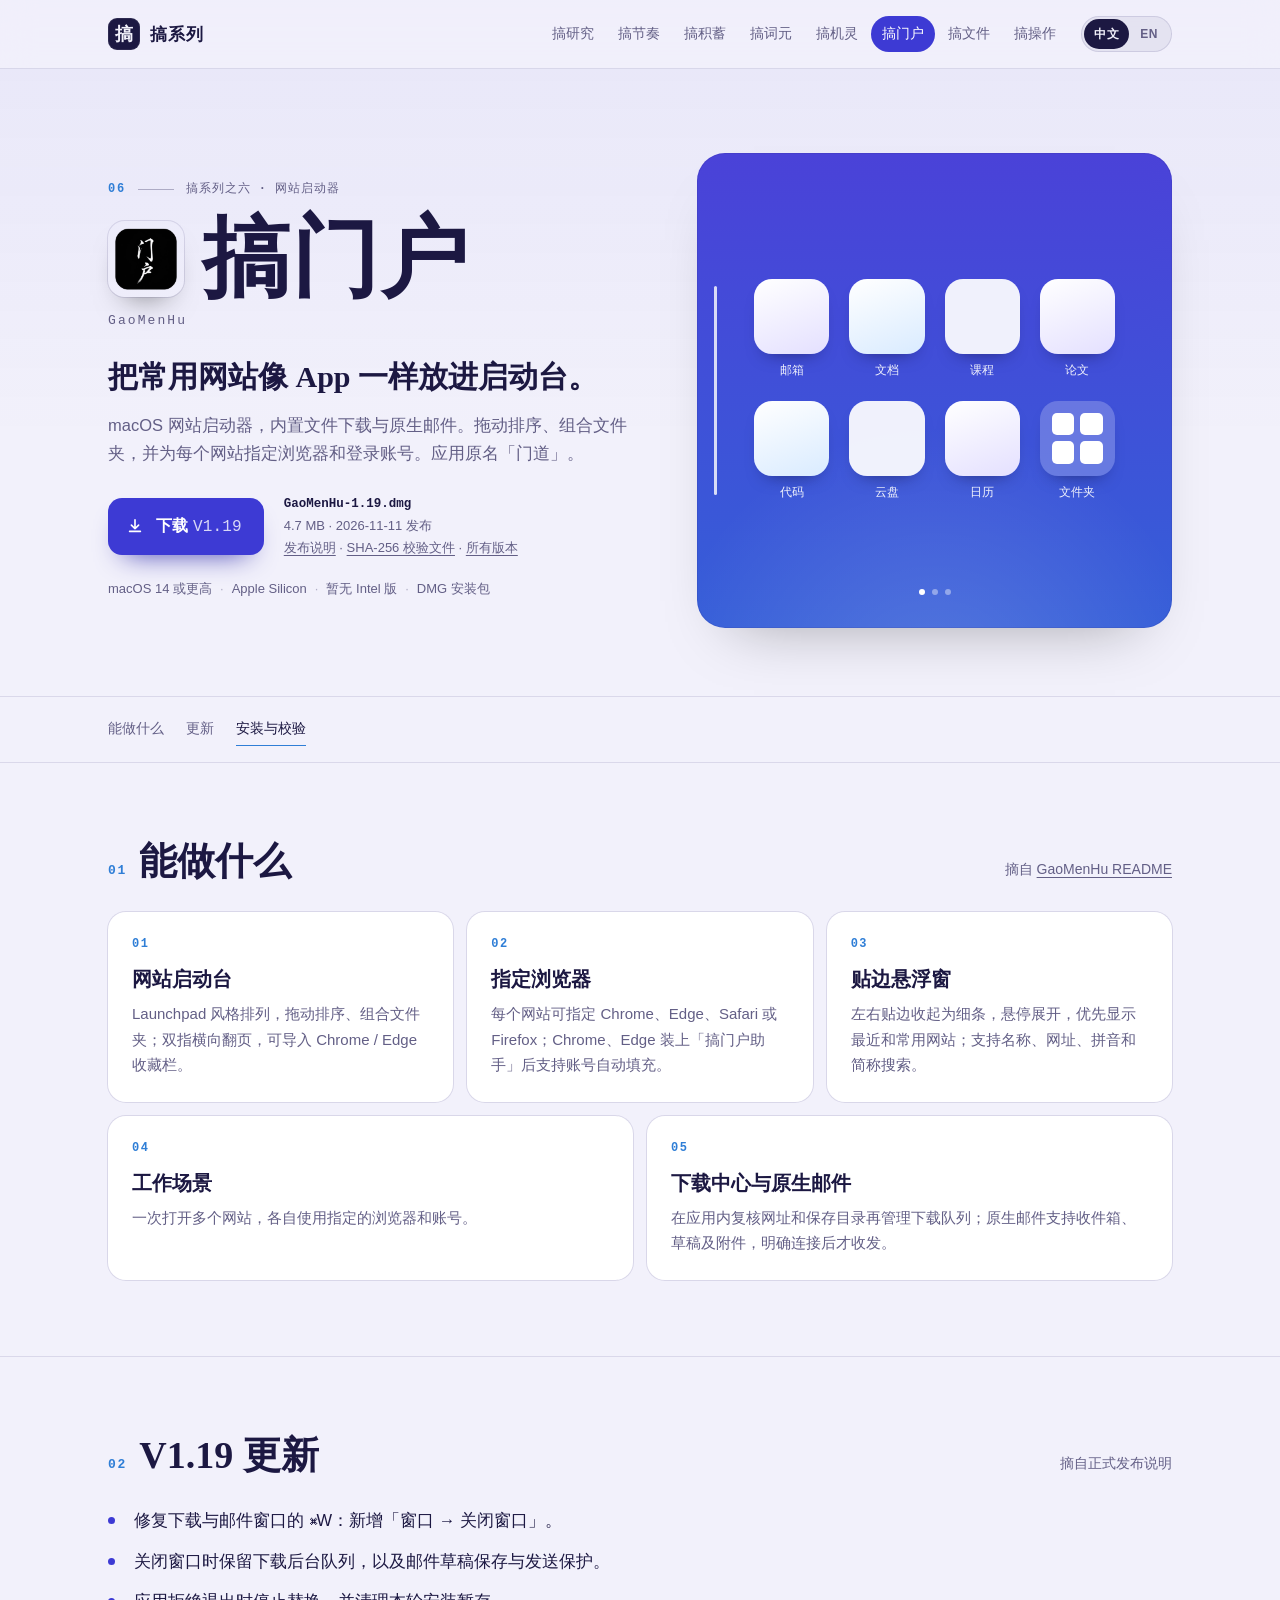
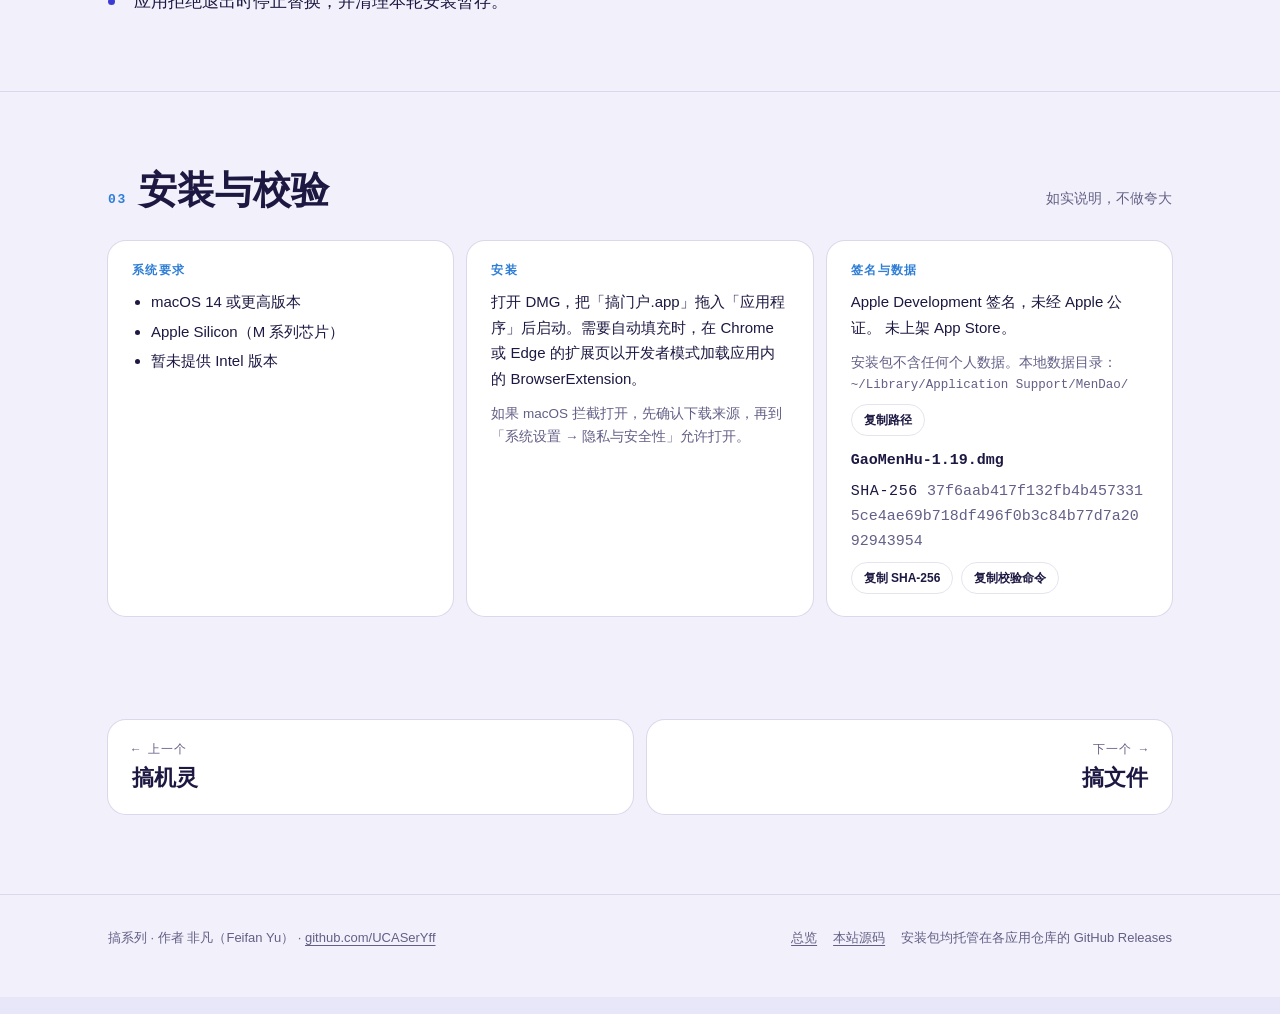
<file: menhu/index.html>
<!doctype html>
<html lang="zh-CN" translate="no" data-root="../">
<head>
<meta charset="utf-8">
<meta name="viewport" content="width=device-width, initial-scale=1, viewport-fit=cover">
<title>搞门户 · 把常用网站像 App 一样放进启动台 | 搞系列</title>
<meta name="description" content="macOS 网站启动器，内置文件下载与原生邮件。拖动排序、组合文件夹，并为每个网站指定浏览器和登录账号。应用原名「门道」。">
<meta name="theme-color" content="#f3f2fd">
<meta property="og:title" content="搞门户 · 把常用网站像 App 一样放进启动台 | 搞系列">
<meta property="og:description" content="macOS 网站启动器，内置文件下载与原生邮件。拖动排序、组合文件夹，并为每个网站指定浏览器和登录账号。应用原名「门道」。">
<meta property="og:type" content="website">
<meta property="og:url" content="https://ucaseryff.github.io/gao-apps/menhu/">
<link rel="canonical" href="https://ucaseryff.github.io/gao-apps/menhu/">
<link rel="icon" href="../assets/favicon.svg" type="image/svg+xml">
<link rel="stylesheet" href="../assets/site.css">
<script type="application/json" id="gao-meta">{"title":{"zh": "搞门户 · 把常用网站像 App 一样放进启动台 | 搞系列", "en": "搞门户 · Put the sites you use often on a Launchpad, like apps | 搞系列"},"description":{"zh": "macOS 网站启动器，内置文件下载与原生邮件。拖动排序、组合文件夹，并为每个网站指定浏览器和登录账号。应用原名「门道」。", "en": "A macOS website launcher that includes file downloads and native mail. Drag to reorder, group folders, and assign a browser and a login account to each site. The app was originally named 门道."}}</script>
<script type="application/json" id="gao-ui">{"skip": {"zh": "跳到正文", "en": "Skip to content"}, "apps_nav": {"zh": "八个应用", "en": "Eight apps"}, "lang_label": {"zh": "语言", "en": "Language"}, "overview": {"zh": "总览", "en": "Overview"}, "source": {"zh": "本站源码", "en": "Site source"}, "hosted": {"zh": "安装包均托管在各应用仓库的 GitHub Releases", "en": "Installers are hosted on each app’s GitHub Releases"}, "credit": {"zh": "搞系列 · 作者 非凡（Feifan Yu）", "en": "搞系列 · Author 非凡 (Feifan Yu)"}, "not_found": {"zh": "页面不存在", "en": "Page not found"}, "not_found_title": {"zh": "页面不存在 | 搞系列", "en": "Page not found | 搞系列"}, "not_found_desc": {"zh": "页面不存在", "en": "Page not found"}, "back_home": {"zh": "回到搞系列总览", "en": "Back to the 搞系列 overview"}, "home_title": {"zh": "搞系列 · 八个原生 macOS 应用", "en": "搞系列 · Eight native macOS apps"}, "home_desc": {"zh": "搞系列：搞研究、搞节奏、搞积蓄、搞词元、搞机灵、搞门户、搞文件、搞操作，八个原生 macOS 应用的介绍与下载。", "en": "搞系列: 搞研究, 搞节奏, 搞积蓄, 搞词元, 搞机灵, 搞门户, 搞文件, and 搞操作 — introductions and downloads for eight native macOS apps."}, "home_kicker": {"zh": "八个应用", "en": "Eight apps"}, "home_sub": {"zh": "研究、节奏、积蓄、词元、机灵、门户、文件、操作——八个各管一件事的原生 macOS 应用，数据都留在你自己的 Mac 上。", "en": "Research, rhythm, savings, tokens, alertness, portals, files, and actions — eight native macOS apps, each responsible for one thing, with data kept on your own Mac."}, "chip_os": {"zh": "macOS 14 或更高", "en": "macOS 14 or later"}, "chip_silicon": {"zh": "Apple Silicon", "en": "Apple Silicon"}, "chip_source": {"zh": "源码公开在 GitHub", "en": "Source is public on GitHub"}, "chip_data": {"zh": "安装包不含个人数据", "en": "Installers contain no personal data"}, "more": {"zh": "了解 →", "en": "Details →"}, "unavailable": {"zh": "暂不可下载", "en": "Not available"}, "no_pkg": {"zh": "暂无正式安装包", "en": "No stable installer yet"}, "see_releases": {"zh": "查看发布页", "en": "View releases"}, "download": {"zh": "下载", "en": "Download"}, "release_notes": {"zh": "发布说明", "en": "Release notes"}, "sha_file": {"zh": "SHA-256 校验文件", "en": "SHA-256 file"}, "all_versions": {"zh": "所有版本", "en": "All versions"}, "meta_line": {"zh": "{size} · {date} 发布", "en": "{size} · Released {date}"}, "no_intel_short": {"zh": "暂无 Intel 版", "en": "No Intel version"}, "zip_pkg": {"zh": "ZIP 安装包", "en": "ZIP installer"}, "dmg_pkg": {"zh": "DMG 安装包", "en": "DMG installer"}, "features": {"zh": "能做什么", "en": "What it does"}, "from_readme": {"zh": "摘自", "en": "From the"}, "whats_new": {"zh": "V{version} 更新", "en": "What's new in V{version}"}, "from_notes": {"zh": "摘自正式发布说明", "en": "From the stable release notes"}, "stale": {"zh": "最新版本已更新为 V{version}，更新内容请看 {link}。", "en": "The latest version is now V{version}. See the {link} for what changed."}, "install_h": {"zh": "安装与校验", "en": "Install and verify"}, "plain": {"zh": "如实说明，不做夸大", "en": "As stated, without embellishment"}, "requirements": {"zh": "系统要求", "en": "Requirements"}, "req_os": {"zh": "macOS 14 或更高版本", "en": "macOS 14 or later"}, "req_chip": {"zh": "Apple Silicon（M 系列芯片）", "en": "Apple Silicon (M-series)"}, "req_intel": {"zh": "暂未提供 Intel 版本", "en": "No Intel version is offered"}, "install": {"zh": "安装", "en": "Install"}, "gate": {"zh": "如果 macOS 拦截打开，先确认下载来源，再到「系统设置 → 隐私与安全性」允许打开。", "en": "If macOS blocks the app, confirm the download source, then allow it in System Settings → Privacy & Security."}, "sign_data": {"zh": "签名与数据", "en": "Signing and data"}, "not_store": {"zh": "未上架 App Store。", "en": "Not listed on the App Store."}, "no_personal": {"zh": "安装包不含任何个人数据。本地数据目录：", "en": "The installer contains no personal data. Local data directory:"}, "prev": {"zh": "← 上一个", "en": "← Previous"}, "next": {"zh": "下一个 →", "en": "Next →"}, "other_apps": {"zh": "其他应用", "en": "Other apps"}, "on_page": {"zh": "本页", "en": "On this page"}, "nav_changes": {"zh": "更新", "en": "Changes"}, "dl_notes": {"zh": "下载说明", "en": "About downloads"}, "each_ships": {"zh": "每个应用独立发版", "en": "Each app ships on its own"}, "always": {"zh": "始终最新", "en": "Always current"}, "always_p": {"zh": "下载按钮指向各应用仓库最新正式 Release 中的安装包。本站每小时自动核对一次，页面打开时也会再向 GitHub 查询。", "en": "Each download button points to the installer in that app’s own latest stable Release. This site checks once an hour, and asks GitHub again when the page opens."}, "signing_h": {"zh": "签名情况", "en": "Signing"}, "signing_p": {"zh": "安装包使用 Apple Development 签名（搞文件见其页面说明），均未经 Apple 公证，也未上架 App Store。首次打开可能需要在「隐私与安全性」中允许。", "en": "Installers are signed with Apple Development (搞文件 explains its own wording on its page). None are notarized by Apple or listed on the App Store. The first open may need to be allowed under Privacy & Security."}, "checksums": {"zh": "校验", "en": "Checksums"}, "checksums_p": {"zh": "每个安装包旁都附有同名 \u003ccode>.sha256\u003c/code> 文件，下载后可用 \u003ccode>shasum -a 256 -c\u003c/code> 核验。", "en": "Each installer is accompanied by a \u003ccode>.sha256\u003c/code> file of the same name. After downloading, verify with \u003ccode>shasum -a 256 -c\u003c/code>."}, "copy_sha": {"zh": "复制 SHA-256", "en": "Copy SHA-256"}, "copy_path": {"zh": "复制路径", "en": "Copy path"}, "copy_cmd": {"zh": "复制校验命令", "en": "Copy verify command"}, "copied": {"zh": "已复制", "en": "Copied"}, "copy_fail": {"zh": "未能复制", "en": "Couldn’t copy"}, "series_line": {"zh": "搞系列之{ordinal} · {role}", "en": "No. {n} in 搞系列 · {role}"}}</script>
<script>
(function(){
  var l="zh";
  try{
    var q=(new URLSearchParams(location.search).get("lang")||"").toLowerCase();
    var s=localStorage.getItem("gao-lang");
    if(q==="en"||q==="zh"){l=q;localStorage.setItem("gao-lang",q);}
    else if(s==="en")l="en";
  }catch(err){}
  document.documentElement.lang=l==="en"?"en":"zh-CN";
  try{
    var m=JSON.parse(document.getElementById("gao-meta").textContent);
    if(l==="en"){
      document.title=m.title.en;
      var d=document.querySelector('meta[name="description"]');
      if(d)d.setAttribute("content",m.description.en);
      var t=document.querySelector('meta[property="og:title"]');
      if(t)t.setAttribute("content",m.title.en);
      var g=document.querySelector('meta[property="og:description"]');
      if(g)g.setAttribute("content",m.description.en);
    }
  }catch(err){}
})();
</script>
<style>html:not([lang="en"]) .t-en{display:none!important}html[lang="en"] .t-zh{display:none!important}</style>
</head>
<body class="app theme-menhu">
<a class="skip" href="#content"><span class="t-zh" lang="zh-CN">跳到正文</span><span class="t-en" lang="en">Skip to content</span></a>
<header class="nav"><div class="wrap">
<a class="brand" href="../"><span class="brand-mark">搞</span><span class="brand-text">搞系列</span></a>
<nav class="nav-apps" aria-label="八个应用" data-aria-zh="八个应用" data-aria-en="Eight apps"><a href="../yanjiu/">搞研究</a><a href="../jiezou/">搞节奏</a><a href="../jixu/">搞积蓄</a><a href="../ciyuan/">搞词元</a><a href="../jiling/">搞机灵</a><a href="../menhu/" aria-current="page">搞门户</a><a href="../wenjian/">搞文件</a><a href="../caozuo/">搞操作</a></nav>
<div class="lang" role="radiogroup" aria-label="语言" data-aria-zh="语言" data-aria-en="Language">
<button type="button" role="radio" data-set-lang="zh" aria-checked="true" tabindex="0">中文</button>
<button type="button" role="radio" data-set-lang="en" aria-checked="false" tabindex="-1">EN</button>
</div>
</div></header>
<main id="content">
<section class="hero"><div class="wrap">
  <div class="hero-text">
    <p class="eyebrow"><span class="idx">06</span><span class="bar"></span><span class="t-zh" lang="zh-CN">搞系列之六 · 网站启动器</span><span class="t-en" lang="en">No. 6 in 搞系列 · Website launcher</span></p>
    <h1 class="title"><img class="icon" src="../assets/icons/menhu.png" alt="" width="76" height="76">搞门户</h1>
    <span class="title-en">GaoMenHu</span>
    <p class="tagline"><span class="t-zh" lang="zh-CN">把常用网站像 App 一样放进启动台。</span><span class="t-en" lang="en">Put the sites you use often on a Launchpad, like apps.</span></p>
    <p class="lede"><span class="t-zh" lang="zh-CN">macOS 网站启动器，内置文件下载与原生邮件。拖动排序、组合文件夹，并为每个网站指定浏览器和登录账号。应用原名「门道」。</span><span class="t-en" lang="en">A macOS website launcher that includes file downloads and native mail. Drag to reorder, group folders, and assign a browser and a login account to each site. The app was originally named 门道.</span></p>
    <div class="dl" data-app="menhu" data-repo="GaoMenHu" data-dl="menhu">
      <div class="dl dl-slot"><a class="dl-btn" href="https://github.com/UCASerYff/GaoMenHu/releases/download/v1.19/GaoMenHu-1.19.dmg" download><svg viewBox="0 0 20 20" fill="none" aria-hidden="true"><path d="M10 3v10m0 0l-4-4m4 4l4-4M4 16h12" stroke="currentColor" stroke-width="1.8" stroke-linecap="round" stroke-linejoin="round"/></svg><span><span class="t-zh" lang="zh-CN">下载</span><span class="t-en" lang="en">Download</span> <span class="v">V1.19</span></span></a><span class="dl-meta"><b>GaoMenHu-1.19.dmg</b><span><span class="t-zh" lang="zh-CN">4.7 MB · 2026-11-11 发布</span><span class="t-en" lang="en">4.7 MB · Released 2026-11-11</span></span><span><a href="https://github.com/UCASerYff/GaoMenHu/releases/tag/v1.19"><span class="t-zh" lang="zh-CN">发布说明</span><span class="t-en" lang="en">Release notes</span></a> · <a href="https://github.com/UCASerYff/GaoMenHu/releases/download/v1.19/GaoMenHu-1.19.dmg.sha256"><span class="t-zh" lang="zh-CN">SHA-256 校验文件</span><span class="t-en" lang="en">SHA-256 file</span></a> · <a href="https://github.com/UCASerYff/GaoMenHu/releases"><span class="t-zh" lang="zh-CN">所有版本</span><span class="t-en" lang="en">All versions</span></a></span></span></div>
      <p class="dl-req"><span><span class="t-zh" lang="zh-CN">macOS 14 或更高</span><span class="t-en" lang="en">macOS 14 or later</span></span><span>Apple Silicon</span><span><span class="t-zh" lang="zh-CN">暂无 Intel 版</span><span class="t-en" lang="en">No Intel version</span></span><span><span class="t-zh" lang="zh-CN">DMG 安装包</span><span class="t-en" lang="en">DMG installer</span></span></p>
    </div>
  </div>
  <div class="stage s-menhu" aria-hidden="true"><div class="rail"></div><div class="grid"><div class="tile"><i></i><span class="t-zh" lang="zh-CN">邮箱</span><span class="t-en" lang="en">Mail</span></div><div class="tile"><i></i><span class="t-zh" lang="zh-CN">文档</span><span class="t-en" lang="en">Docs</span></div><div class="tile"><i></i><span class="t-zh" lang="zh-CN">课程</span><span class="t-en" lang="en">Courses</span></div><div class="tile"><i></i><span class="t-zh" lang="zh-CN">论文</span><span class="t-en" lang="en">Papers</span></div><div class="tile"><i></i><span class="t-zh" lang="zh-CN">代码</span><span class="t-en" lang="en">Code</span></div><div class="tile"><i></i><span class="t-zh" lang="zh-CN">云盘</span><span class="t-en" lang="en">Drive</span></div><div class="tile"><i></i><span class="t-zh" lang="zh-CN">日历</span><span class="t-en" lang="en">Calendar</span></div><div class="tile folder"><i><b></b><b></b><b></b><b></b></i><span class="t-zh" lang="zh-CN">文件夹</span><span class="t-en" lang="en">Folder</span></div></div><div class="dots"><b></b><b></b><b></b></div></div>
</div></section>
<nav class="onpage" aria-label="本页" data-aria-zh="本页" data-aria-en="On this page"><div class="wrap">
  <a href="#features"><span class="t-zh" lang="zh-CN">能做什么</span><span class="t-en" lang="en">What it does</span></a>
  <a href="#notes"><span class="t-zh" lang="zh-CN">更新</span><span class="t-en" lang="en">Changes</span></a>
  <a href="#install"><span class="t-zh" lang="zh-CN">安装与校验</span><span class="t-en" lang="en">Install and verify</span></a>
</div></nav>
<section class="section" id="features"><div class="wrap">
  <div class="sec-head"><h2><span class="sec-idx">01</span><span class="t-zh" lang="zh-CN">能做什么</span><span class="t-en" lang="en">What it does</span></h2><p><span class="t-zh" lang="zh-CN">摘自</span><span class="t-en" lang="en">From the</span> <a href="https://github.com/UCASerYff/GaoMenHu#readme">GaoMenHu README</a></p></div>
  <ul class="features n5"><li><h3><span class="t-zh" lang="zh-CN">网站启动台</span><span class="t-en" lang="en">Site Launchpad</span></h3><p><span class="t-zh" lang="zh-CN">Launchpad 风格排列，拖动排序、组合文件夹；双指横向翻页，可导入 Chrome / Edge 收藏栏。</span><span class="t-en" lang="en">Arranged like Launchpad. Drag to reorder and to group folders. Swipe sideways with two fingers to change pages, and import the Chrome or Edge bookmarks bar.</span></p></li><li><h3><span class="t-zh" lang="zh-CN">指定浏览器</span><span class="t-en" lang="en">Choose a browser</span></h3><p><span class="t-zh" lang="zh-CN">每个网站可指定 Chrome、Edge、Safari 或 Firefox；Chrome、Edge 装上「搞门户助手」后支持账号自动填充。</span><span class="t-en" lang="en">Each site can use Chrome, Edge, Safari, or Firefox. After 搞门户助手 is installed in Chrome or Edge, account autofill is supported.</span></p></li><li><h3><span class="t-zh" lang="zh-CN">贴边悬浮窗</span><span class="t-en" lang="en">Edge-docked panel</span></h3><p><span class="t-zh" lang="zh-CN">左右贴边收起为细条，悬停展开，优先显示最近和常用网站；支持名称、网址、拼音和简称搜索。</span><span class="t-en" lang="en">Collapses to a thin strip on the left or right and expands on hover, showing recent and frequent sites first. Search by name, URL, pinyin, or short name.</span></p></li><li><h3><span class="t-zh" lang="zh-CN">工作场景</span><span class="t-en" lang="en">Work scenes</span></h3><p><span class="t-zh" lang="zh-CN">一次打开多个网站，各自使用指定的浏览器和账号。</span><span class="t-en" lang="en">Open several sites at once, each with its chosen browser and account.</span></p></li><li><h3><span class="t-zh" lang="zh-CN">下载中心与原生邮件</span><span class="t-en" lang="en">Downloads and native mail</span></h3><p><span class="t-zh" lang="zh-CN">在应用内复核网址和保存目录再管理下载队列；原生邮件支持收件箱、草稿及附件，明确连接后才收发。</span><span class="t-en" lang="en">Review the URL and the save folder in the app, then manage the download queue. Native mail supports the inbox, drafts, and attachments, and only sends or receives after you connect it explicitly.</span></p></li></ul>
</div></section>
<section class="section" id="notes"><div class="wrap" data-notes-for="menhu" data-notes-version="1.19">
  <div class="sec-head"><h2><span class="sec-idx">02</span><span class="t-zh" lang="zh-CN">V1.19 更新</span><span class="t-en" lang="en">What&#x27;s new in V1.19</span></h2><p><span class="t-zh" lang="zh-CN">摘自正式发布说明</span><span class="t-en" lang="en">From the stable release notes</span></p></div>
  <ul class="notes notes-fresh"><li><span class="t-zh" lang="zh-CN">修复下载与邮件窗口的 ⌘W：新增「窗口 → 关闭窗口」。</span><span class="t-en" lang="en">Fixes ⌘W for the download and mail windows: adds Window → Close Window.</span></li><li><span class="t-zh" lang="zh-CN">关闭窗口时保留下载后台队列，以及邮件草稿保存与发送保护。</span><span class="t-en" lang="en">Closing a window keeps the background download queue, and keeps draft saving and send protection for mail.</span></li><li><span class="t-zh" lang="zh-CN">应用拒绝退出时停止替换，并清理本轮安装暂存。</span><span class="t-en" lang="en">If the app refuses to quit, replacement stops and this round’s install staging files are cleaned up.</span></li></ul>
  <p class="notes-stale" hidden><span class="t-zh" lang="zh-CN">最新版本已更新为 V1.19，更新内容请看 <a href="https://github.com/UCASerYff/GaoMenHu/releases/tag/v1.19">发布说明</a>。</span><span class="t-en" lang="en">The latest version is now V1.19. See the <a href="https://github.com/UCASerYff/GaoMenHu/releases/tag/v1.19">Release notes</a> for what changed.</span></p>
</div></section>
<section class="section" id="install"><div class="wrap">
  <div class="sec-head"><h2><span class="sec-idx">03</span><span class="t-zh" lang="zh-CN">安装与校验</span><span class="t-en" lang="en">Install and verify</span></h2><p><span class="t-zh" lang="zh-CN">如实说明，不做夸大</span><span class="t-en" lang="en">As stated, without embellishment</span></p></div>
  <div class="facts">
    <div class="fact"><h3><span class="t-zh" lang="zh-CN">系统要求</span><span class="t-en" lang="en">Requirements</span></h3><ul><li><span class="t-zh" lang="zh-CN">macOS 14 或更高版本</span><span class="t-en" lang="en">macOS 14 or later</span></li><li><span class="t-zh" lang="zh-CN">Apple Silicon（M 系列芯片）</span><span class="t-en" lang="en">Apple Silicon (M-series)</span></li><li><span class="t-zh" lang="zh-CN">暂未提供 Intel 版本</span><span class="t-en" lang="en">No Intel version is offered</span></li></ul></div>
    <div class="fact"><h3><span class="t-zh" lang="zh-CN">安装</span><span class="t-en" lang="en">Install</span></h3><p><span class="t-zh" lang="zh-CN">打开 DMG，把「搞门户.app」拖入「应用程序」后启动。需要自动填充时，在 Chrome 或 Edge 的扩展页以开发者模式加载应用内的 BrowserExtension。</span><span class="t-en" lang="en">Open the DMG, drag 搞门户.app into Applications, and launch it. For autofill, load the in-app BrowserExtension from the Chrome or Edge extensions page in developer mode.</span></p><p class="muted"><span class="t-zh" lang="zh-CN">如果 macOS 拦截打开，先确认下载来源，再到「系统设置 → 隐私与安全性」允许打开。</span><span class="t-en" lang="en">If macOS blocks the app, confirm the download source, then allow it in System Settings → Privacy &amp; Security.</span></p></div>
    <div class="fact"><h3><span class="t-zh" lang="zh-CN">签名与数据</span><span class="t-en" lang="en">Signing and data</span></h3><p><span class="t-zh" lang="zh-CN">Apple Development 签名，未经 Apple 公证。</span><span class="t-en" lang="en">Signed with Apple Development. Not notarized by Apple.</span> <span class="t-zh" lang="zh-CN">未上架 App Store。</span><span class="t-en" lang="en">Not listed on the App Store.</span></p><p class="muted"><span class="t-zh" lang="zh-CN">安装包不含任何个人数据。本地数据目录：</span><span class="t-en" lang="en">The installer contains no personal data. Local data directory:</span></p><p class="pathrow"><code>~/<wbr>Library/<wbr>Application Support/<wbr>MenDao/<wbr></code><button type="button" class="copy" data-copy="~/Library/Application Support/MenDao/"><span class="copy-idle"><span class="t-zh" lang="zh-CN">复制路径</span><span class="t-en" lang="en">Copy path</span></span><span class="copy-done"><span class="t-zh" lang="zh-CN">已复制</span><span class="t-en" lang="en">Copied</span></span></button></p><div class="sha" data-sha="menhu"><p class="sha-file">GaoMenHu-1.19.dmg</p><p class="sha-hex"><span class="sha-k">SHA-256</span> 37f6aab4<wbr>17f132fb<wbr>4b457331<wbr>5ce4ae69<wbr>b718df49<wbr>6f0b3c84<wbr>b77d7a20<wbr>92943954</p><div class="sha-actions"><button type="button" class="copy" data-copy="37f6aab417f132fb4b4573315ce4ae69b718df496f0b3c84b77d7a2092943954"><span class="copy-idle"><span class="t-zh" lang="zh-CN">复制 SHA-256</span><span class="t-en" lang="en">Copy SHA-256</span></span><span class="copy-done"><span class="t-zh" lang="zh-CN">已复制</span><span class="t-en" lang="en">Copied</span></span></button><button type="button" class="copy" data-copy="shasum -a 256 -c GaoMenHu-1.19.dmg.sha256"><span class="copy-idle"><span class="t-zh" lang="zh-CN">复制校验命令</span><span class="t-en" lang="en">Copy verify command</span></span><span class="copy-done"><span class="t-zh" lang="zh-CN">已复制</span><span class="t-en" lang="en">Copied</span></span></button></div></div></div>
  </div>
</div></section>
<div class="wrap"><nav class="pager" aria-label="其他应用" data-aria-zh="其他应用" data-aria-en="Other apps">
  <a href="../jiling/"><small><span class="t-zh" lang="zh-CN">← 上一个</span><span class="t-en" lang="en">← Previous</span></small><b>搞机灵</b></a>
  <a class="next" href="../wenjian/"><small><span class="t-zh" lang="zh-CN">下一个 →</span><span class="t-en" lang="en">Next →</span></small><b>搞文件</b></a>
</nav></div>
</main>
<footer class="foot"><div class="wrap">
<div><span class="t-zh" lang="zh-CN">搞系列 · 作者 非凡（Feifan Yu）</span><span class="t-en" lang="en">搞系列 · Author 非凡 (Feifan Yu)</span> · <a href="https://github.com/UCASerYff">github.com/UCASerYff</a></div>
<nav aria-label="总览" data-aria-zh="总览" data-aria-en="Overview"><a href="../"><span class="t-zh" lang="zh-CN">总览</span><span class="t-en" lang="en">Overview</span></a><a href="https://github.com/UCASerYff/gao-apps"><span class="t-zh" lang="zh-CN">本站源码</span><span class="t-en" lang="en">Site source</span></a><span><span class="t-zh" lang="zh-CN">安装包均托管在各应用仓库的 GitHub Releases</span><span class="t-en" lang="en">Installers are hosted on each app’s GitHub Releases</span></span></nav>
</div></footer>
<p class="sr" id="copy-status" aria-live="polite"></p>
<script src="../assets/site.js" defer></script>
</body>
</html>
</file>
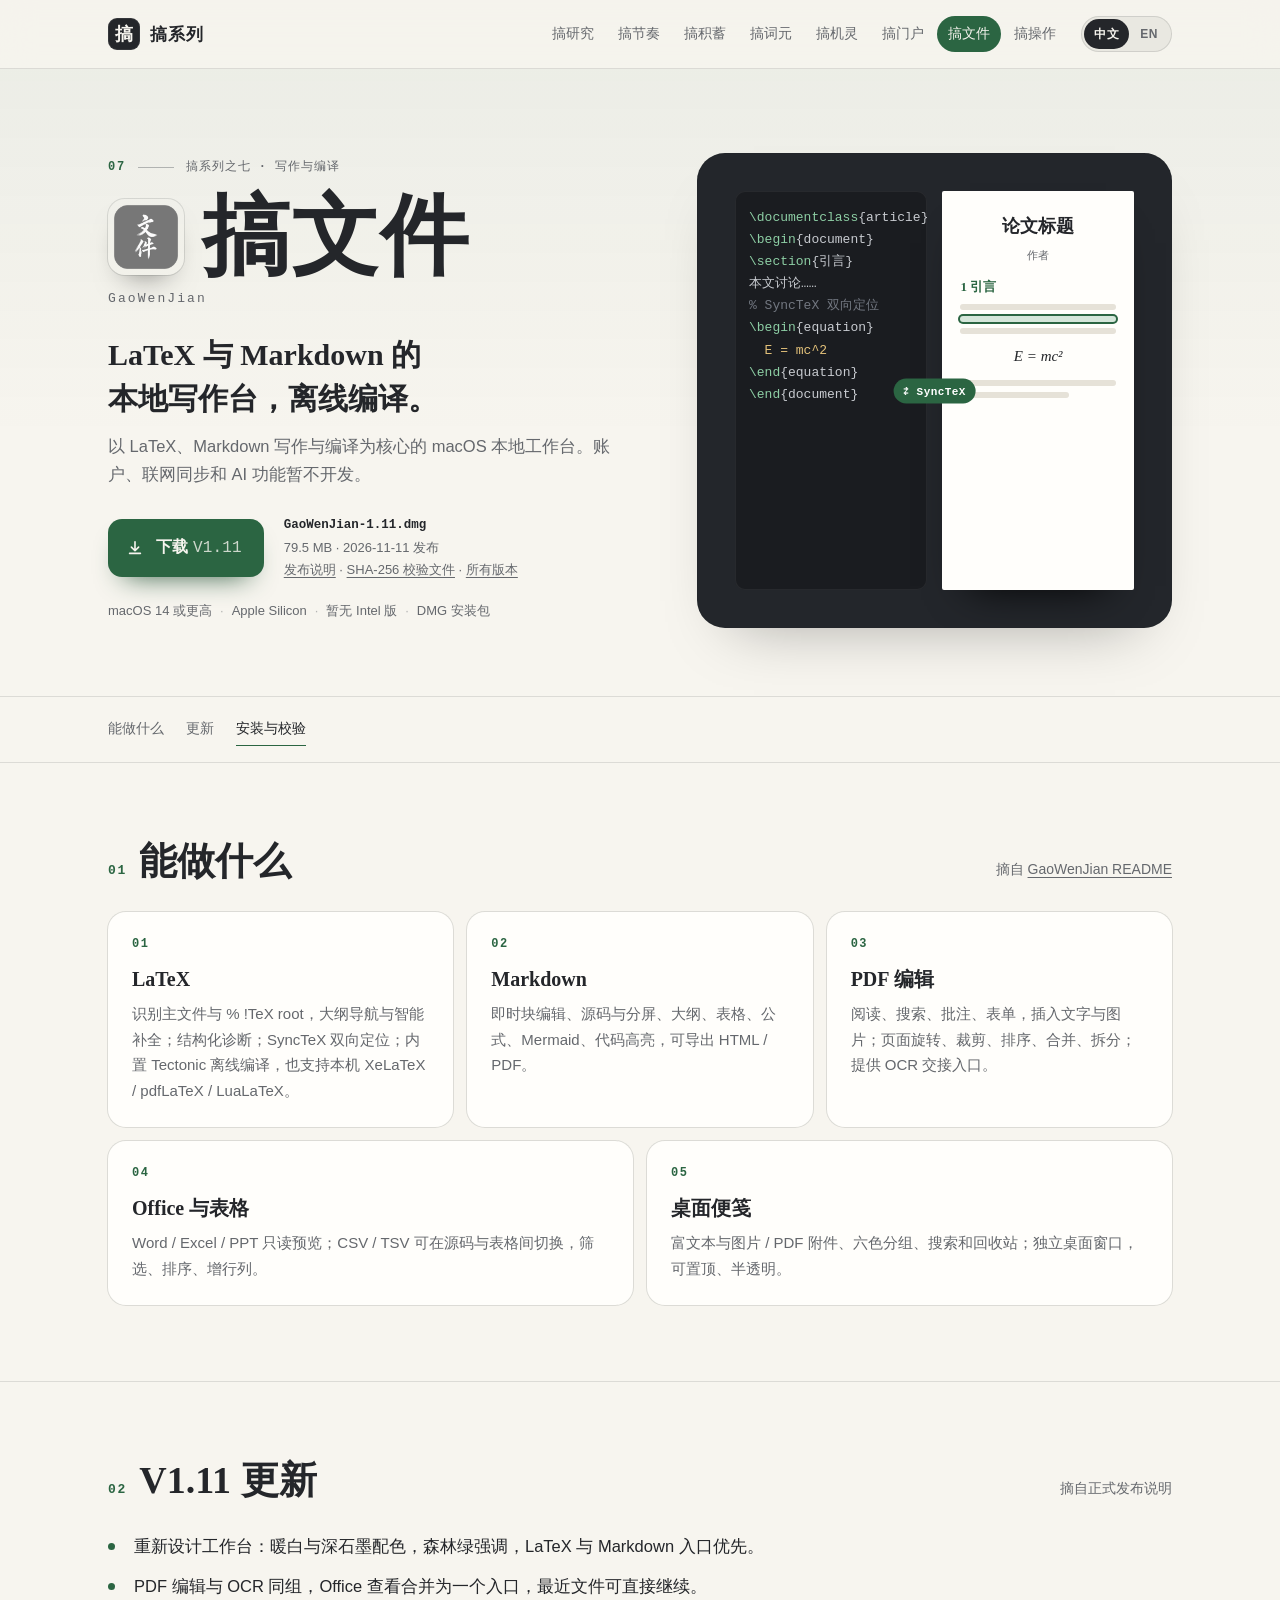
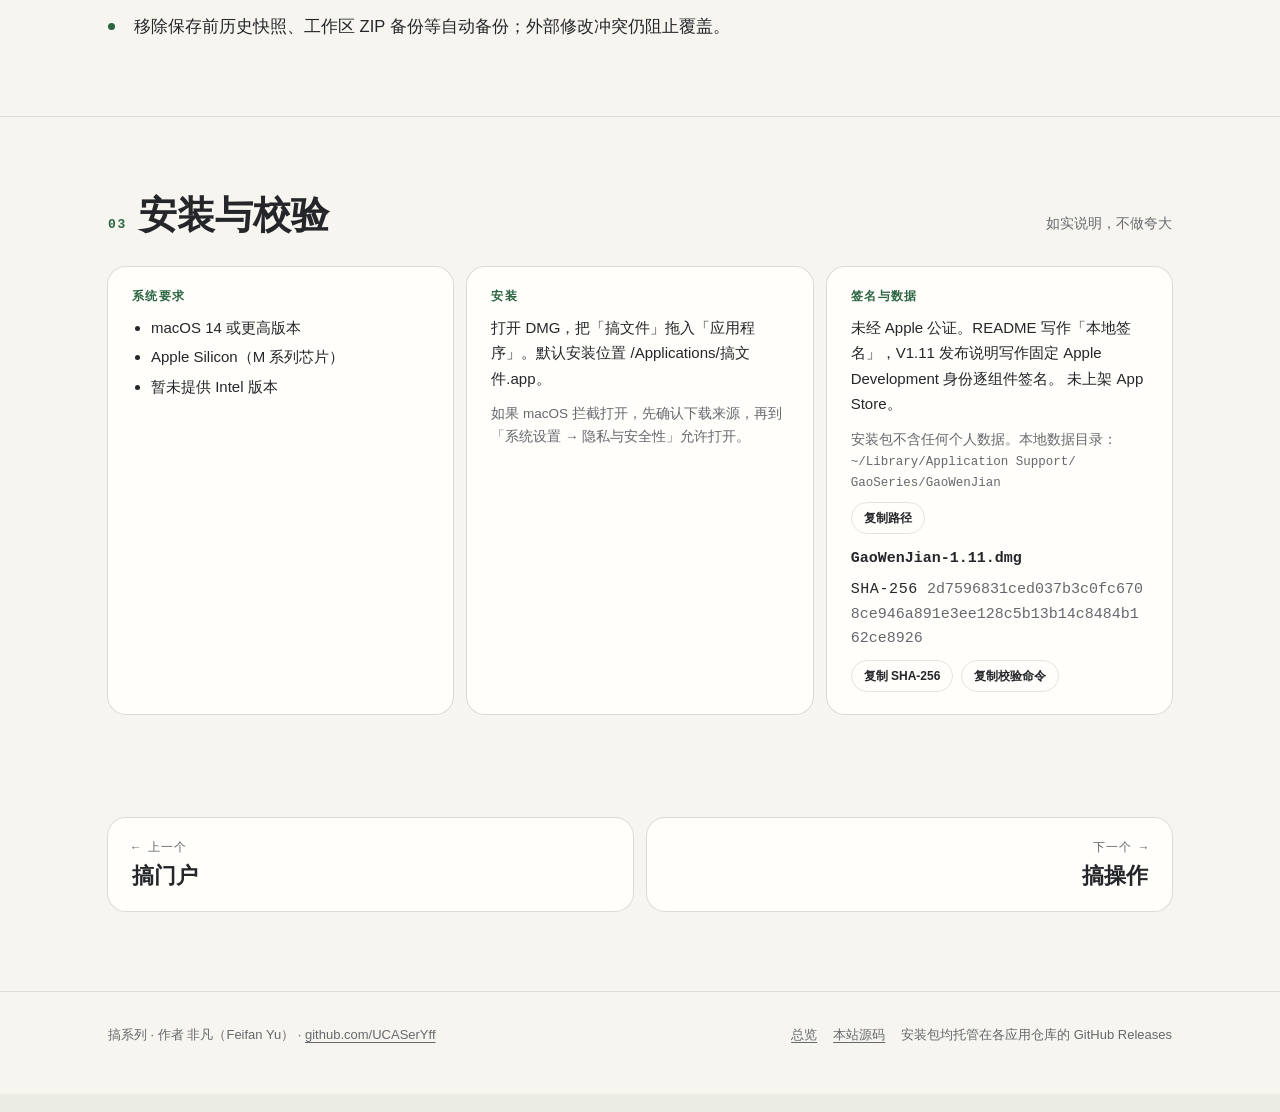
<file: wenjian/index.html>
<!doctype html>
<html lang="zh-CN" translate="no" data-root="../">
<head>
<meta charset="utf-8">
<meta name="viewport" content="width=device-width, initial-scale=1, viewport-fit=cover">
<title>搞文件 · LaTeX 与 Markdown 的本地写作台，离线编译 | 搞系列</title>
<meta name="description" content="以 LaTeX、Markdown 写作与编译为核心的 macOS 本地工作台。账户、联网同步和 AI 功能暂不开发。">
<meta name="theme-color" content="#f8f6f0">
<meta property="og:title" content="搞文件 · LaTeX 与 Markdown 的本地写作台，离线编译 | 搞系列">
<meta property="og:description" content="以 LaTeX、Markdown 写作与编译为核心的 macOS 本地工作台。账户、联网同步和 AI 功能暂不开发。">
<meta property="og:type" content="website">
<meta property="og:url" content="https://ucaseryff.github.io/gao-apps/wenjian/">
<link rel="canonical" href="https://ucaseryff.github.io/gao-apps/wenjian/">
<link rel="icon" href="../assets/favicon.svg" type="image/svg+xml">
<link rel="stylesheet" href="../assets/site.css">
<script type="application/json" id="gao-meta">{"title":{"zh": "搞文件 · LaTeX 与 Markdown 的本地写作台，离线编译 | 搞系列", "en": "搞文件 · A local desk for LaTeX and Markdown, compiled offline | 搞系列"},"description":{"zh": "以 LaTeX、Markdown 写作与编译为核心的 macOS 本地工作台。账户、联网同步和 AI 功能暂不开发。", "en": "A local macOS workbench centered on writing and compiling LaTeX and Markdown. Accounts, network sync, and AI features are not in development for now."}}</script>
<script type="application/json" id="gao-ui">{"skip": {"zh": "跳到正文", "en": "Skip to content"}, "apps_nav": {"zh": "八个应用", "en": "Eight apps"}, "lang_label": {"zh": "语言", "en": "Language"}, "overview": {"zh": "总览", "en": "Overview"}, "source": {"zh": "本站源码", "en": "Site source"}, "hosted": {"zh": "安装包均托管在各应用仓库的 GitHub Releases", "en": "Installers are hosted on each app’s GitHub Releases"}, "credit": {"zh": "搞系列 · 作者 非凡（Feifan Yu）", "en": "搞系列 · Author 非凡 (Feifan Yu)"}, "not_found": {"zh": "页面不存在", "en": "Page not found"}, "not_found_title": {"zh": "页面不存在 | 搞系列", "en": "Page not found | 搞系列"}, "not_found_desc": {"zh": "页面不存在", "en": "Page not found"}, "back_home": {"zh": "回到搞系列总览", "en": "Back to the 搞系列 overview"}, "home_title": {"zh": "搞系列 · 八个原生 macOS 应用", "en": "搞系列 · Eight native macOS apps"}, "home_desc": {"zh": "搞系列：搞研究、搞节奏、搞积蓄、搞词元、搞机灵、搞门户、搞文件、搞操作，八个原生 macOS 应用的介绍与下载。", "en": "搞系列: 搞研究, 搞节奏, 搞积蓄, 搞词元, 搞机灵, 搞门户, 搞文件, and 搞操作 — introductions and downloads for eight native macOS apps."}, "home_kicker": {"zh": "八个应用", "en": "Eight apps"}, "home_sub": {"zh": "研究、节奏、积蓄、词元、机灵、门户、文件、操作——八个各管一件事的原生 macOS 应用，数据都留在你自己的 Mac 上。", "en": "Research, rhythm, savings, tokens, alertness, portals, files, and actions — eight native macOS apps, each responsible for one thing, with data kept on your own Mac."}, "chip_os": {"zh": "macOS 14 或更高", "en": "macOS 14 or later"}, "chip_silicon": {"zh": "Apple Silicon", "en": "Apple Silicon"}, "chip_source": {"zh": "源码公开在 GitHub", "en": "Source is public on GitHub"}, "chip_data": {"zh": "安装包不含个人数据", "en": "Installers contain no personal data"}, "more": {"zh": "了解 →", "en": "Details →"}, "unavailable": {"zh": "暂不可下载", "en": "Not available"}, "no_pkg": {"zh": "暂无正式安装包", "en": "No stable installer yet"}, "see_releases": {"zh": "查看发布页", "en": "View releases"}, "download": {"zh": "下载", "en": "Download"}, "release_notes": {"zh": "发布说明", "en": "Release notes"}, "sha_file": {"zh": "SHA-256 校验文件", "en": "SHA-256 file"}, "all_versions": {"zh": "所有版本", "en": "All versions"}, "meta_line": {"zh": "{size} · {date} 发布", "en": "{size} · Released {date}"}, "no_intel_short": {"zh": "暂无 Intel 版", "en": "No Intel version"}, "zip_pkg": {"zh": "ZIP 安装包", "en": "ZIP installer"}, "dmg_pkg": {"zh": "DMG 安装包", "en": "DMG installer"}, "features": {"zh": "能做什么", "en": "What it does"}, "from_readme": {"zh": "摘自", "en": "From the"}, "whats_new": {"zh": "V{version} 更新", "en": "What's new in V{version}"}, "from_notes": {"zh": "摘自正式发布说明", "en": "From the stable release notes"}, "stale": {"zh": "最新版本已更新为 V{version}，更新内容请看 {link}。", "en": "The latest version is now V{version}. See the {link} for what changed."}, "install_h": {"zh": "安装与校验", "en": "Install and verify"}, "plain": {"zh": "如实说明，不做夸大", "en": "As stated, without embellishment"}, "requirements": {"zh": "系统要求", "en": "Requirements"}, "req_os": {"zh": "macOS 14 或更高版本", "en": "macOS 14 or later"}, "req_chip": {"zh": "Apple Silicon（M 系列芯片）", "en": "Apple Silicon (M-series)"}, "req_intel": {"zh": "暂未提供 Intel 版本", "en": "No Intel version is offered"}, "install": {"zh": "安装", "en": "Install"}, "gate": {"zh": "如果 macOS 拦截打开，先确认下载来源，再到「系统设置 → 隐私与安全性」允许打开。", "en": "If macOS blocks the app, confirm the download source, then allow it in System Settings → Privacy & Security."}, "sign_data": {"zh": "签名与数据", "en": "Signing and data"}, "not_store": {"zh": "未上架 App Store。", "en": "Not listed on the App Store."}, "no_personal": {"zh": "安装包不含任何个人数据。本地数据目录：", "en": "The installer contains no personal data. Local data directory:"}, "prev": {"zh": "← 上一个", "en": "← Previous"}, "next": {"zh": "下一个 →", "en": "Next →"}, "other_apps": {"zh": "其他应用", "en": "Other apps"}, "on_page": {"zh": "本页", "en": "On this page"}, "nav_changes": {"zh": "更新", "en": "Changes"}, "dl_notes": {"zh": "下载说明", "en": "About downloads"}, "each_ships": {"zh": "每个应用独立发版", "en": "Each app ships on its own"}, "always": {"zh": "始终最新", "en": "Always current"}, "always_p": {"zh": "下载按钮指向各应用仓库最新正式 Release 中的安装包。本站每小时自动核对一次，页面打开时也会再向 GitHub 查询。", "en": "Each download button points to the installer in that app’s own latest stable Release. This site checks once an hour, and asks GitHub again when the page opens."}, "signing_h": {"zh": "签名情况", "en": "Signing"}, "signing_p": {"zh": "安装包使用 Apple Development 签名（搞文件见其页面说明），均未经 Apple 公证，也未上架 App Store。首次打开可能需要在「隐私与安全性」中允许。", "en": "Installers are signed with Apple Development (搞文件 explains its own wording on its page). None are notarized by Apple or listed on the App Store. The first open may need to be allowed under Privacy & Security."}, "checksums": {"zh": "校验", "en": "Checksums"}, "checksums_p": {"zh": "每个安装包旁都附有同名 \u003ccode>.sha256\u003c/code> 文件，下载后可用 \u003ccode>shasum -a 256 -c\u003c/code> 核验。", "en": "Each installer is accompanied by a \u003ccode>.sha256\u003c/code> file of the same name. After downloading, verify with \u003ccode>shasum -a 256 -c\u003c/code>."}, "copy_sha": {"zh": "复制 SHA-256", "en": "Copy SHA-256"}, "copy_path": {"zh": "复制路径", "en": "Copy path"}, "copy_cmd": {"zh": "复制校验命令", "en": "Copy verify command"}, "copied": {"zh": "已复制", "en": "Copied"}, "copy_fail": {"zh": "未能复制", "en": "Couldn’t copy"}, "series_line": {"zh": "搞系列之{ordinal} · {role}", "en": "No. {n} in 搞系列 · {role}"}}</script>
<script>
(function(){
  var l="zh";
  try{
    var q=(new URLSearchParams(location.search).get("lang")||"").toLowerCase();
    var s=localStorage.getItem("gao-lang");
    if(q==="en"||q==="zh"){l=q;localStorage.setItem("gao-lang",q);}
    else if(s==="en")l="en";
  }catch(err){}
  document.documentElement.lang=l==="en"?"en":"zh-CN";
  try{
    var m=JSON.parse(document.getElementById("gao-meta").textContent);
    if(l==="en"){
      document.title=m.title.en;
      var d=document.querySelector('meta[name="description"]');
      if(d)d.setAttribute("content",m.description.en);
      var t=document.querySelector('meta[property="og:title"]');
      if(t)t.setAttribute("content",m.title.en);
      var g=document.querySelector('meta[property="og:description"]');
      if(g)g.setAttribute("content",m.description.en);
    }
  }catch(err){}
})();
</script>
<style>html:not([lang="en"]) .t-en{display:none!important}html[lang="en"] .t-zh{display:none!important}</style>
</head>
<body class="app theme-wenjian">
<a class="skip" href="#content"><span class="t-zh" lang="zh-CN">跳到正文</span><span class="t-en" lang="en">Skip to content</span></a>
<header class="nav"><div class="wrap">
<a class="brand" href="../"><span class="brand-mark">搞</span><span class="brand-text">搞系列</span></a>
<nav class="nav-apps" aria-label="八个应用" data-aria-zh="八个应用" data-aria-en="Eight apps"><a href="../yanjiu/">搞研究</a><a href="../jiezou/">搞节奏</a><a href="../jixu/">搞积蓄</a><a href="../ciyuan/">搞词元</a><a href="../jiling/">搞机灵</a><a href="../menhu/">搞门户</a><a href="../wenjian/" aria-current="page">搞文件</a><a href="../caozuo/">搞操作</a></nav>
<div class="lang" role="radiogroup" aria-label="语言" data-aria-zh="语言" data-aria-en="Language">
<button type="button" role="radio" data-set-lang="zh" aria-checked="true" tabindex="0">中文</button>
<button type="button" role="radio" data-set-lang="en" aria-checked="false" tabindex="-1">EN</button>
</div>
</div></header>
<main id="content">
<section class="hero"><div class="wrap">
  <div class="hero-text">
    <p class="eyebrow"><span class="idx">07</span><span class="bar"></span><span class="t-zh" lang="zh-CN">搞系列之七 · 写作与编译</span><span class="t-en" lang="en">No. 7 in 搞系列 · Writing and compiling</span></p>
    <h1 class="title"><img class="icon" src="../assets/icons/wenjian.png" alt="" width="76" height="76">搞文件</h1>
    <span class="title-en">GaoWenJian</span>
    <p class="tagline"><span class="t-zh" lang="zh-CN">LaTeX 与 Markdown 的本地写作台，离线编译。</span><span class="t-en" lang="en">A local desk for LaTeX and Markdown, compiled offline.</span></p>
    <p class="lede"><span class="t-zh" lang="zh-CN">以 LaTeX、Markdown 写作与编译为核心的 macOS 本地工作台。账户、联网同步和 AI 功能暂不开发。</span><span class="t-en" lang="en">A local macOS workbench centered on writing and compiling LaTeX and Markdown. Accounts, network sync, and AI features are not in development for now.</span></p>
    <div class="dl" data-app="wenjian" data-repo="GaoWenJian" data-dl="wenjian">
      <div class="dl dl-slot"><a class="dl-btn" href="https://github.com/UCASerYff/GaoWenJian/releases/download/v1.11/GaoWenJian-1.11.dmg" download><svg viewBox="0 0 20 20" fill="none" aria-hidden="true"><path d="M10 3v10m0 0l-4-4m4 4l4-4M4 16h12" stroke="currentColor" stroke-width="1.8" stroke-linecap="round" stroke-linejoin="round"/></svg><span><span class="t-zh" lang="zh-CN">下载</span><span class="t-en" lang="en">Download</span> <span class="v">V1.11</span></span></a><span class="dl-meta"><b>GaoWenJian-1.11.dmg</b><span><span class="t-zh" lang="zh-CN">79.5 MB · 2026-11-11 发布</span><span class="t-en" lang="en">79.5 MB · Released 2026-11-11</span></span><span><a href="https://github.com/UCASerYff/GaoWenJian/releases/tag/v1.11"><span class="t-zh" lang="zh-CN">发布说明</span><span class="t-en" lang="en">Release notes</span></a> · <a href="https://github.com/UCASerYff/GaoWenJian/releases/download/v1.11/GaoWenJian-1.11.dmg.sha256"><span class="t-zh" lang="zh-CN">SHA-256 校验文件</span><span class="t-en" lang="en">SHA-256 file</span></a> · <a href="https://github.com/UCASerYff/GaoWenJian/releases"><span class="t-zh" lang="zh-CN">所有版本</span><span class="t-en" lang="en">All versions</span></a></span></span></div>
      <p class="dl-req"><span><span class="t-zh" lang="zh-CN">macOS 14 或更高</span><span class="t-en" lang="en">macOS 14 or later</span></span><span>Apple Silicon</span><span><span class="t-zh" lang="zh-CN">暂无 Intel 版</span><span class="t-en" lang="en">No Intel version</span></span><span><span class="t-zh" lang="zh-CN">DMG 安装包</span><span class="t-en" lang="en">DMG installer</span></span></p>
    </div>
  </div>
  <div class="stage s-wenjian" aria-hidden="true"><pre><span class="k">\documentclass</span>{article}
<span class="k">\begin</span>{document}
<span class="k">\section</span>{<span class="t-zh" lang="zh-CN">引言</span><span class="t-en" lang="en">Introduction</span>}
<span class="t-zh" lang="zh-CN">本文讨论……</span><span class="t-en" lang="en">This paper discusses…</span>
<span class="c"><span class="t-zh" lang="zh-CN">% SyncTeX 双向定位</span><span class="t-en" lang="en">% two-way SyncTeX</span></span>
<span class="k">\begin</span>{equation}
  <span class="a">E = mc^2</span>
<span class="k">\end</span>{equation}
<span class="k">\end</span>{document}</pre><div class="page"><h4><span class="t-zh" lang="zh-CN">论文标题</span><span class="t-en" lang="en">Paper title</span></h4><small><span class="t-zh" lang="zh-CN">作者</span><span class="t-en" lang="en">Author</span></small><b><span class="t-zh" lang="zh-CN">1 引言</span><span class="t-en" lang="en">1 Introduction</span></b><i></i><i class="hl"></i><i></i><p class="eq">E = mc²</p><i></i><i style="width:70%"></i></div><span class="sync">⇄ SyncTeX</span></div>
</div></section>
<nav class="onpage" aria-label="本页" data-aria-zh="本页" data-aria-en="On this page"><div class="wrap">
  <a href="#features"><span class="t-zh" lang="zh-CN">能做什么</span><span class="t-en" lang="en">What it does</span></a>
  <a href="#notes"><span class="t-zh" lang="zh-CN">更新</span><span class="t-en" lang="en">Changes</span></a>
  <a href="#install"><span class="t-zh" lang="zh-CN">安装与校验</span><span class="t-en" lang="en">Install and verify</span></a>
</div></nav>
<section class="section" id="features"><div class="wrap">
  <div class="sec-head"><h2><span class="sec-idx">01</span><span class="t-zh" lang="zh-CN">能做什么</span><span class="t-en" lang="en">What it does</span></h2><p><span class="t-zh" lang="zh-CN">摘自</span><span class="t-en" lang="en">From the</span> <a href="https://github.com/UCASerYff/GaoWenJian#readme">GaoWenJian README</a></p></div>
  <ul class="features n5"><li><h3>LaTeX</h3><p><span class="t-zh" lang="zh-CN">识别主文件与 % !TeX root，大纲导航与智能补全；结构化诊断；SyncTeX 双向定位；内置 Tectonic 离线编译，也支持本机 XeLaTeX / pdfLaTeX / LuaLaTeX。</span><span class="t-en" lang="en">Detects the main file and % !TeX root, with outline navigation and smart completion; structured diagnostics; two-way SyncTeX. Offline compile with the included Tectonic, and also with XeLaTeX, pdfLaTeX, or LuaLaTeX already on the Mac.</span></p></li><li><h3>Markdown</h3><p><span class="t-zh" lang="zh-CN">即时块编辑、源码与分屏、大纲、表格、公式、Mermaid、代码高亮，可导出 HTML / PDF。</span><span class="t-en" lang="en">Live block editing, source and split view, an outline, tables, math, Mermaid, and code highlighting, with export to HTML or PDF.</span></p></li><li><h3><span class="t-zh" lang="zh-CN">PDF 编辑</span><span class="t-en" lang="en">PDF editing</span></h3><p><span class="t-zh" lang="zh-CN">阅读、搜索、批注、表单，插入文字与图片；页面旋转、裁剪、排序、合并、拆分；提供 OCR 交接入口。</span><span class="t-en" lang="en">Read, search, annotate, and fill forms; insert text and images; rotate, crop, reorder, merge, and split pages. Includes an entry that hands off to OCR.</span></p></li><li><h3><span class="t-zh" lang="zh-CN">Office 与表格</span><span class="t-en" lang="en">Office and tables</span></h3><p><span class="t-zh" lang="zh-CN">Word / Excel / PPT 只读预览；CSV / TSV 可在源码与表格间切换，筛选、排序、增行列。</span><span class="t-en" lang="en">Read-only preview for Word, Excel, and PowerPoint. CSV and TSV can switch between source and a table, with filter, sort, and adding rows or columns.</span></p></li><li><h3><span class="t-zh" lang="zh-CN">桌面便笺</span><span class="t-en" lang="en">Desktop notes</span></h3><p><span class="t-zh" lang="zh-CN">富文本与图片 / PDF 附件、六色分组、搜索和回收站；独立桌面窗口，可置顶、半透明。</span><span class="t-en" lang="en">Rich text with image and PDF attachments, six color groups, search, and a trash. A separate desktop window that can stay on top and turn translucent.</span></p></li></ul>
</div></section>
<section class="section" id="notes"><div class="wrap" data-notes-for="wenjian" data-notes-version="1.11">
  <div class="sec-head"><h2><span class="sec-idx">02</span><span class="t-zh" lang="zh-CN">V1.11 更新</span><span class="t-en" lang="en">What&#x27;s new in V1.11</span></h2><p><span class="t-zh" lang="zh-CN">摘自正式发布说明</span><span class="t-en" lang="en">From the stable release notes</span></p></div>
  <ul class="notes notes-fresh"><li><span class="t-zh" lang="zh-CN">重新设计工作台：暖白与深石墨配色，森林绿强调，LaTeX 与 Markdown 入口优先。</span><span class="t-en" lang="en">The workbench is redesigned: warm white and deep graphite, a forest-green accent, with the LaTeX and Markdown entries first.</span></li><li><span class="t-zh" lang="zh-CN">PDF 编辑与 OCR 同组，Office 查看合并为一个入口，最近文件可直接继续。</span><span class="t-en" lang="en">PDF editing and OCR are in the same group, Office viewing is a single entry, and recent files can be continued directly.</span></li><li><span class="t-zh" lang="zh-CN">移除保存前历史快照、工作区 ZIP 备份等自动备份；外部修改冲突仍阻止覆盖。</span><span class="t-en" lang="en">Automatic backups such as pre-save history snapshots and workspace ZIP backups are removed. A conflict with an external edit still blocks overwriting.</span></li></ul>
  <p class="notes-stale" hidden><span class="t-zh" lang="zh-CN">最新版本已更新为 V1.11，更新内容请看 <a href="https://github.com/UCASerYff/GaoWenJian/releases/tag/v1.11">发布说明</a>。</span><span class="t-en" lang="en">The latest version is now V1.11. See the <a href="https://github.com/UCASerYff/GaoWenJian/releases/tag/v1.11">Release notes</a> for what changed.</span></p>
</div></section>
<section class="section" id="install"><div class="wrap">
  <div class="sec-head"><h2><span class="sec-idx">03</span><span class="t-zh" lang="zh-CN">安装与校验</span><span class="t-en" lang="en">Install and verify</span></h2><p><span class="t-zh" lang="zh-CN">如实说明，不做夸大</span><span class="t-en" lang="en">As stated, without embellishment</span></p></div>
  <div class="facts">
    <div class="fact"><h3><span class="t-zh" lang="zh-CN">系统要求</span><span class="t-en" lang="en">Requirements</span></h3><ul><li><span class="t-zh" lang="zh-CN">macOS 14 或更高版本</span><span class="t-en" lang="en">macOS 14 or later</span></li><li><span class="t-zh" lang="zh-CN">Apple Silicon（M 系列芯片）</span><span class="t-en" lang="en">Apple Silicon (M-series)</span></li><li><span class="t-zh" lang="zh-CN">暂未提供 Intel 版本</span><span class="t-en" lang="en">No Intel version is offered</span></li></ul></div>
    <div class="fact"><h3><span class="t-zh" lang="zh-CN">安装</span><span class="t-en" lang="en">Install</span></h3><p><span class="t-zh" lang="zh-CN">打开 DMG，把「搞文件」拖入「应用程序」。默认安装位置 /Applications/搞文件.app。</span><span class="t-en" lang="en">Open the DMG and drag 搞文件 into Applications. The default location is /Applications/搞文件.app.</span></p><p class="muted"><span class="t-zh" lang="zh-CN">如果 macOS 拦截打开，先确认下载来源，再到「系统设置 → 隐私与安全性」允许打开。</span><span class="t-en" lang="en">If macOS blocks the app, confirm the download source, then allow it in System Settings → Privacy &amp; Security.</span></p></div>
    <div class="fact"><h3><span class="t-zh" lang="zh-CN">签名与数据</span><span class="t-en" lang="en">Signing and data</span></h3><p><span class="t-zh" lang="zh-CN">未经 Apple 公证。README 写作「本地签名」，V1.11 发布说明写作固定 Apple Development 身份逐组件签名。</span><span class="t-en" lang="en">Not notarized by Apple. The README calls it 本地签名 (locally signed). The V1.11 release notes say each component is signed with a fixed Apple Development identity.</span> <span class="t-zh" lang="zh-CN">未上架 App Store。</span><span class="t-en" lang="en">Not listed on the App Store.</span></p><p class="muted"><span class="t-zh" lang="zh-CN">安装包不含任何个人数据。本地数据目录：</span><span class="t-en" lang="en">The installer contains no personal data. Local data directory:</span></p><p class="pathrow"><code>~/<wbr>Library/<wbr>Application Support/<wbr>GaoSeries/<wbr>GaoWenJian</code><button type="button" class="copy" data-copy="~/Library/Application Support/GaoSeries/GaoWenJian"><span class="copy-idle"><span class="t-zh" lang="zh-CN">复制路径</span><span class="t-en" lang="en">Copy path</span></span><span class="copy-done"><span class="t-zh" lang="zh-CN">已复制</span><span class="t-en" lang="en">Copied</span></span></button></p><div class="sha" data-sha="wenjian"><p class="sha-file">GaoWenJian-1.11.dmg</p><p class="sha-hex"><span class="sha-k">SHA-256</span> 2d759683<wbr>1ced037b<wbr>3c0fc670<wbr>8ce946a8<wbr>91e3ee12<wbr>8c5b13b1<wbr>4c8484b1<wbr>62ce8926</p><div class="sha-actions"><button type="button" class="copy" data-copy="2d7596831ced037b3c0fc6708ce946a891e3ee128c5b13b14c8484b162ce8926"><span class="copy-idle"><span class="t-zh" lang="zh-CN">复制 SHA-256</span><span class="t-en" lang="en">Copy SHA-256</span></span><span class="copy-done"><span class="t-zh" lang="zh-CN">已复制</span><span class="t-en" lang="en">Copied</span></span></button><button type="button" class="copy" data-copy="shasum -a 256 -c GaoWenJian-1.11.dmg.sha256"><span class="copy-idle"><span class="t-zh" lang="zh-CN">复制校验命令</span><span class="t-en" lang="en">Copy verify command</span></span><span class="copy-done"><span class="t-zh" lang="zh-CN">已复制</span><span class="t-en" lang="en">Copied</span></span></button></div></div></div>
  </div>
</div></section>
<div class="wrap"><nav class="pager" aria-label="其他应用" data-aria-zh="其他应用" data-aria-en="Other apps">
  <a href="../menhu/"><small><span class="t-zh" lang="zh-CN">← 上一个</span><span class="t-en" lang="en">← Previous</span></small><b>搞门户</b></a>
  <a class="next" href="../caozuo/"><small><span class="t-zh" lang="zh-CN">下一个 →</span><span class="t-en" lang="en">Next →</span></small><b>搞操作</b></a>
</nav></div>
</main>
<footer class="foot"><div class="wrap">
<div><span class="t-zh" lang="zh-CN">搞系列 · 作者 非凡（Feifan Yu）</span><span class="t-en" lang="en">搞系列 · Author 非凡 (Feifan Yu)</span> · <a href="https://github.com/UCASerYff">github.com/UCASerYff</a></div>
<nav aria-label="总览" data-aria-zh="总览" data-aria-en="Overview"><a href="../"><span class="t-zh" lang="zh-CN">总览</span><span class="t-en" lang="en">Overview</span></a><a href="https://github.com/UCASerYff/gao-apps"><span class="t-zh" lang="zh-CN">本站源码</span><span class="t-en" lang="en">Site source</span></a><span><span class="t-zh" lang="zh-CN">安装包均托管在各应用仓库的 GitHub Releases</span><span class="t-en" lang="en">Installers are hosted on each app’s GitHub Releases</span></span></nav>
</div></footer>
<p class="sr" id="copy-status" aria-live="polite"></p>
<script src="../assets/site.js" defer></script>
</body>
</html>
</file>
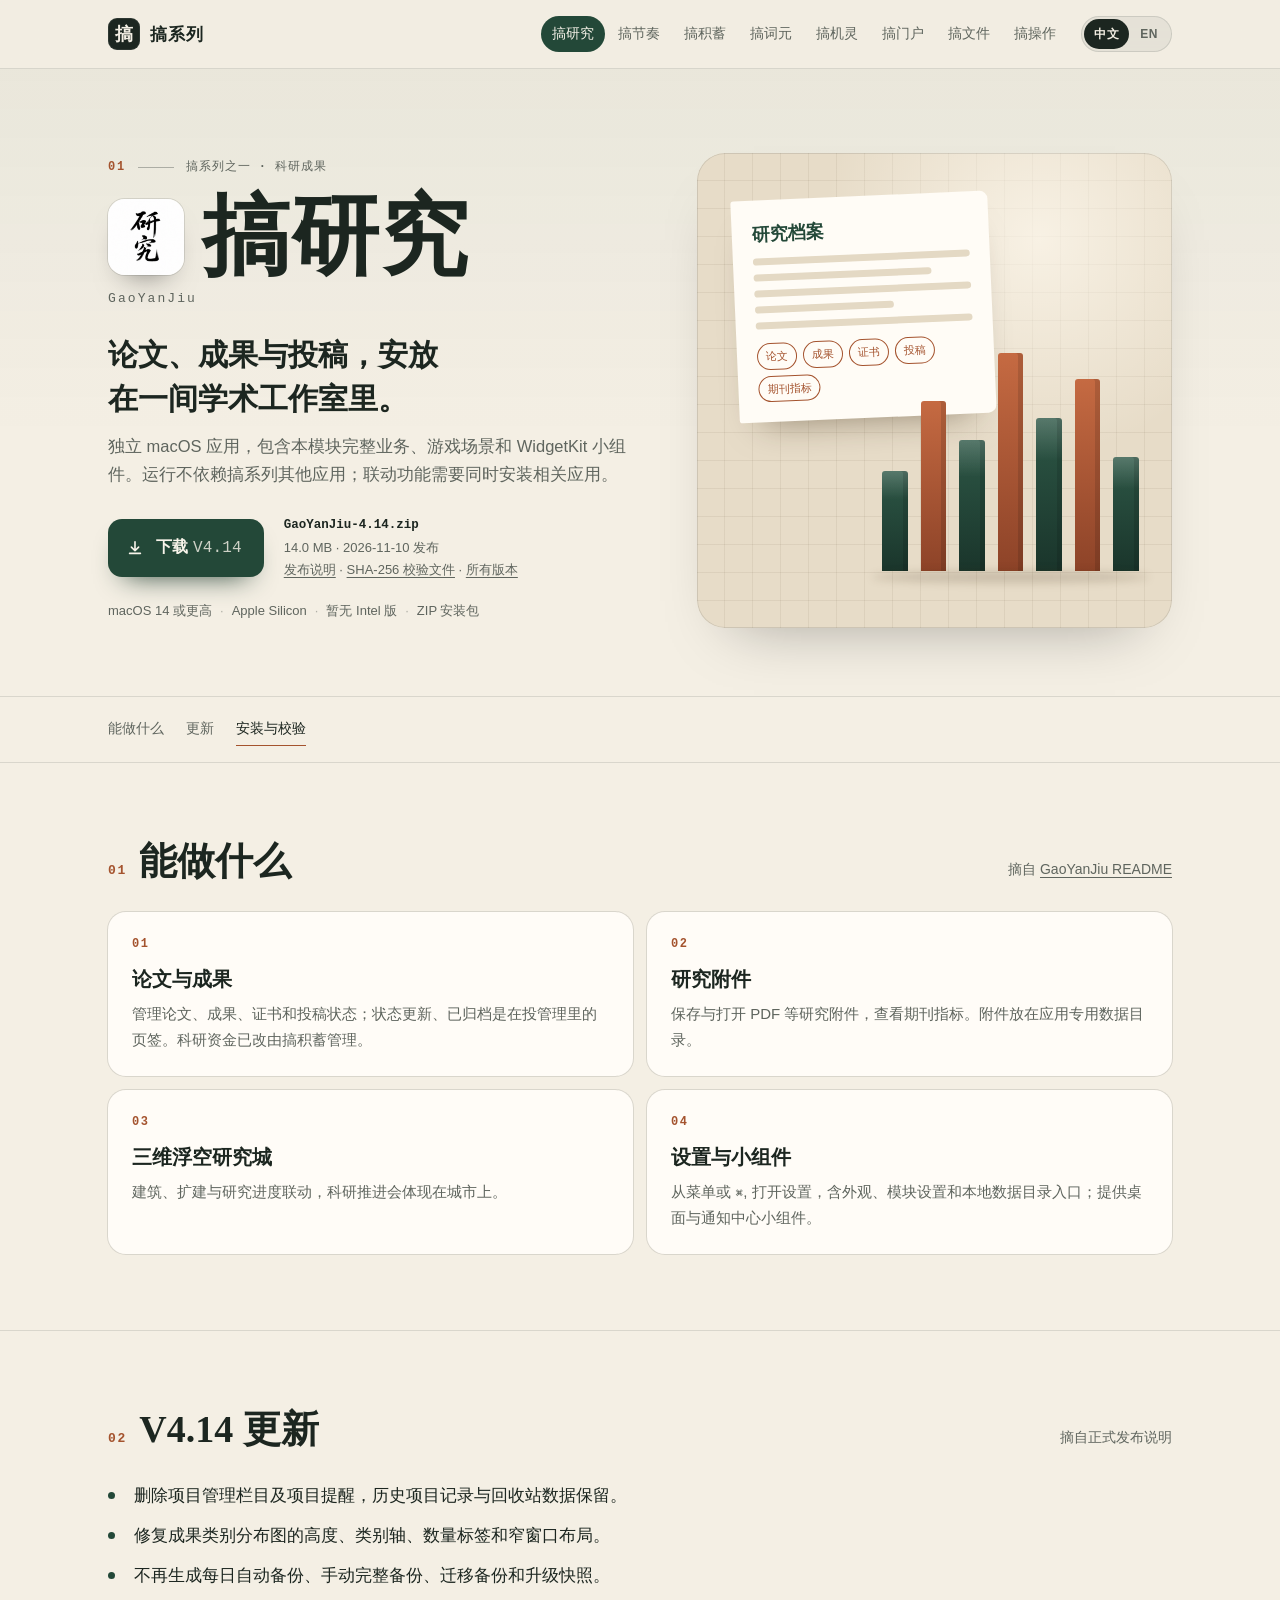
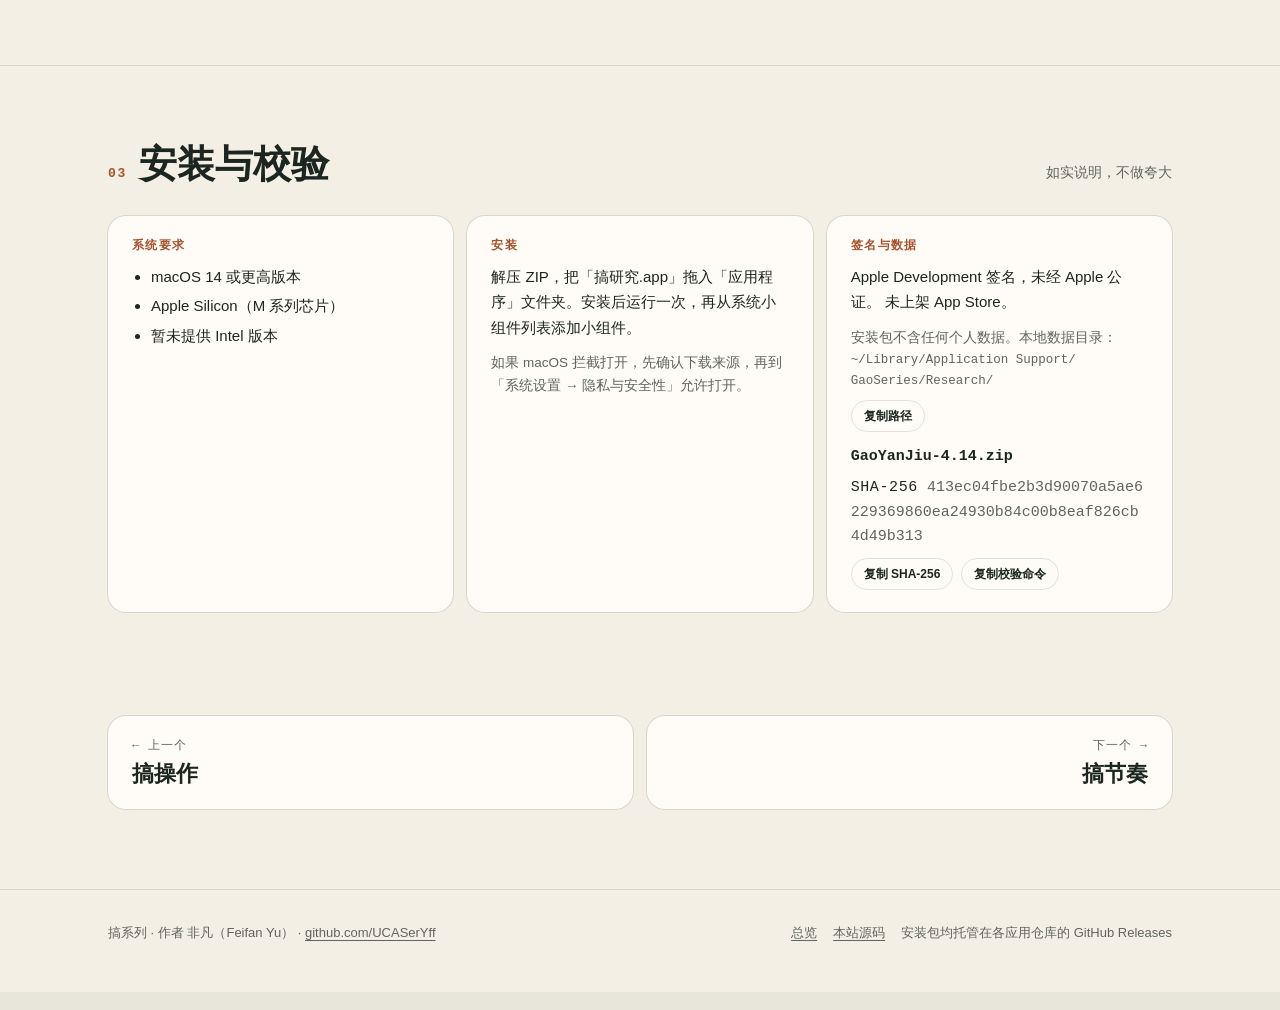
<file: yanjiu/index.html>
<!doctype html>
<html lang="zh-CN" translate="no" data-root="../">
<head>
<meta charset="utf-8">
<meta name="viewport" content="width=device-width, initial-scale=1, viewport-fit=cover">
<title>搞研究 · 论文、成果与投稿，安放在一间学术工作室里 | 搞系列</title>
<meta name="description" content="独立 macOS 应用，包含本模块完整业务、游戏场景和 WidgetKit 小组件。运行不依赖搞系列其他应用；联动功能需要同时安装相关应用。">
<meta name="theme-color" content="#f5f0e6">
<meta property="og:title" content="搞研究 · 论文、成果与投稿，安放在一间学术工作室里 | 搞系列">
<meta property="og:description" content="独立 macOS 应用，包含本模块完整业务、游戏场景和 WidgetKit 小组件。运行不依赖搞系列其他应用；联动功能需要同时安装相关应用。">
<meta property="og:type" content="website">
<meta property="og:url" content="https://ucaseryff.github.io/gao-apps/yanjiu/">
<link rel="canonical" href="https://ucaseryff.github.io/gao-apps/yanjiu/">
<link rel="icon" href="../assets/favicon.svg" type="image/svg+xml">
<link rel="stylesheet" href="../assets/site.css">
<script type="application/json" id="gao-meta">{"title":{"zh": "搞研究 · 论文、成果与投稿，安放在一间学术工作室里 | 搞系列", "en": "搞研究 · Papers, results, and submissions, kept in one academic studio | 搞系列"},"description":{"zh": "独立 macOS 应用，包含本模块完整业务、游戏场景和 WidgetKit 小组件。运行不依赖搞系列其他应用；联动功能需要同时安装相关应用。", "en": "A standalone macOS app with this module’s full workflow, a game scene, and WidgetKit widgets. It runs without the other 搞系列 apps; linked features need the related apps installed as well."}}</script>
<script type="application/json" id="gao-ui">{"skip": {"zh": "跳到正文", "en": "Skip to content"}, "apps_nav": {"zh": "八个应用", "en": "Eight apps"}, "lang_label": {"zh": "语言", "en": "Language"}, "overview": {"zh": "总览", "en": "Overview"}, "source": {"zh": "本站源码", "en": "Site source"}, "hosted": {"zh": "安装包均托管在各应用仓库的 GitHub Releases", "en": "Installers are hosted on each app’s GitHub Releases"}, "credit": {"zh": "搞系列 · 作者 非凡（Feifan Yu）", "en": "搞系列 · Author 非凡 (Feifan Yu)"}, "not_found": {"zh": "页面不存在", "en": "Page not found"}, "not_found_title": {"zh": "页面不存在 | 搞系列", "en": "Page not found | 搞系列"}, "not_found_desc": {"zh": "页面不存在", "en": "Page not found"}, "back_home": {"zh": "回到搞系列总览", "en": "Back to the 搞系列 overview"}, "home_title": {"zh": "搞系列 · 八个原生 macOS 应用", "en": "搞系列 · Eight native macOS apps"}, "home_desc": {"zh": "搞系列：搞研究、搞节奏、搞积蓄、搞词元、搞机灵、搞门户、搞文件、搞操作，八个原生 macOS 应用的介绍与下载。", "en": "搞系列: 搞研究, 搞节奏, 搞积蓄, 搞词元, 搞机灵, 搞门户, 搞文件, and 搞操作 — introductions and downloads for eight native macOS apps."}, "home_kicker": {"zh": "八个应用", "en": "Eight apps"}, "home_sub": {"zh": "研究、节奏、积蓄、词元、机灵、门户、文件、操作——八个各管一件事的原生 macOS 应用，数据都留在你自己的 Mac 上。", "en": "Research, rhythm, savings, tokens, alertness, portals, files, and actions — eight native macOS apps, each responsible for one thing, with data kept on your own Mac."}, "chip_os": {"zh": "macOS 14 或更高", "en": "macOS 14 or later"}, "chip_silicon": {"zh": "Apple Silicon", "en": "Apple Silicon"}, "chip_source": {"zh": "源码公开在 GitHub", "en": "Source is public on GitHub"}, "chip_data": {"zh": "安装包不含个人数据", "en": "Installers contain no personal data"}, "more": {"zh": "了解 →", "en": "Details →"}, "unavailable": {"zh": "暂不可下载", "en": "Not available"}, "no_pkg": {"zh": "暂无正式安装包", "en": "No stable installer yet"}, "see_releases": {"zh": "查看发布页", "en": "View releases"}, "download": {"zh": "下载", "en": "Download"}, "release_notes": {"zh": "发布说明", "en": "Release notes"}, "sha_file": {"zh": "SHA-256 校验文件", "en": "SHA-256 file"}, "all_versions": {"zh": "所有版本", "en": "All versions"}, "meta_line": {"zh": "{size} · {date} 发布", "en": "{size} · Released {date}"}, "no_intel_short": {"zh": "暂无 Intel 版", "en": "No Intel version"}, "zip_pkg": {"zh": "ZIP 安装包", "en": "ZIP installer"}, "dmg_pkg": {"zh": "DMG 安装包", "en": "DMG installer"}, "features": {"zh": "能做什么", "en": "What it does"}, "from_readme": {"zh": "摘自", "en": "From the"}, "whats_new": {"zh": "V{version} 更新", "en": "What's new in V{version}"}, "from_notes": {"zh": "摘自正式发布说明", "en": "From the stable release notes"}, "stale": {"zh": "最新版本已更新为 V{version}，更新内容请看 {link}。", "en": "The latest version is now V{version}. See the {link} for what changed."}, "install_h": {"zh": "安装与校验", "en": "Install and verify"}, "plain": {"zh": "如实说明，不做夸大", "en": "As stated, without embellishment"}, "requirements": {"zh": "系统要求", "en": "Requirements"}, "req_os": {"zh": "macOS 14 或更高版本", "en": "macOS 14 or later"}, "req_chip": {"zh": "Apple Silicon（M 系列芯片）", "en": "Apple Silicon (M-series)"}, "req_intel": {"zh": "暂未提供 Intel 版本", "en": "No Intel version is offered"}, "install": {"zh": "安装", "en": "Install"}, "gate": {"zh": "如果 macOS 拦截打开，先确认下载来源，再到「系统设置 → 隐私与安全性」允许打开。", "en": "If macOS blocks the app, confirm the download source, then allow it in System Settings → Privacy & Security."}, "sign_data": {"zh": "签名与数据", "en": "Signing and data"}, "not_store": {"zh": "未上架 App Store。", "en": "Not listed on the App Store."}, "no_personal": {"zh": "安装包不含任何个人数据。本地数据目录：", "en": "The installer contains no personal data. Local data directory:"}, "prev": {"zh": "← 上一个", "en": "← Previous"}, "next": {"zh": "下一个 →", "en": "Next →"}, "other_apps": {"zh": "其他应用", "en": "Other apps"}, "on_page": {"zh": "本页", "en": "On this page"}, "nav_changes": {"zh": "更新", "en": "Changes"}, "dl_notes": {"zh": "下载说明", "en": "About downloads"}, "each_ships": {"zh": "每个应用独立发版", "en": "Each app ships on its own"}, "always": {"zh": "始终最新", "en": "Always current"}, "always_p": {"zh": "下载按钮指向各应用仓库最新正式 Release 中的安装包。本站每小时自动核对一次，页面打开时也会再向 GitHub 查询。", "en": "Each download button points to the installer in that app’s own latest stable Release. This site checks once an hour, and asks GitHub again when the page opens."}, "signing_h": {"zh": "签名情况", "en": "Signing"}, "signing_p": {"zh": "安装包使用 Apple Development 签名（搞文件见其页面说明），均未经 Apple 公证，也未上架 App Store。首次打开可能需要在「隐私与安全性」中允许。", "en": "Installers are signed with Apple Development (搞文件 explains its own wording on its page). None are notarized by Apple or listed on the App Store. The first open may need to be allowed under Privacy & Security."}, "checksums": {"zh": "校验", "en": "Checksums"}, "checksums_p": {"zh": "每个安装包旁都附有同名 \u003ccode>.sha256\u003c/code> 文件，下载后可用 \u003ccode>shasum -a 256 -c\u003c/code> 核验。", "en": "Each installer is accompanied by a \u003ccode>.sha256\u003c/code> file of the same name. After downloading, verify with \u003ccode>shasum -a 256 -c\u003c/code>."}, "copy_sha": {"zh": "复制 SHA-256", "en": "Copy SHA-256"}, "copy_path": {"zh": "复制路径", "en": "Copy path"}, "copy_cmd": {"zh": "复制校验命令", "en": "Copy verify command"}, "copied": {"zh": "已复制", "en": "Copied"}, "copy_fail": {"zh": "未能复制", "en": "Couldn’t copy"}, "series_line": {"zh": "搞系列之{ordinal} · {role}", "en": "No. {n} in 搞系列 · {role}"}}</script>
<script>
(function(){
  var l="zh";
  try{
    var q=(new URLSearchParams(location.search).get("lang")||"").toLowerCase();
    var s=localStorage.getItem("gao-lang");
    if(q==="en"||q==="zh"){l=q;localStorage.setItem("gao-lang",q);}
    else if(s==="en")l="en";
  }catch(err){}
  document.documentElement.lang=l==="en"?"en":"zh-CN";
  try{
    var m=JSON.parse(document.getElementById("gao-meta").textContent);
    if(l==="en"){
      document.title=m.title.en;
      var d=document.querySelector('meta[name="description"]');
      if(d)d.setAttribute("content",m.description.en);
      var t=document.querySelector('meta[property="og:title"]');
      if(t)t.setAttribute("content",m.title.en);
      var g=document.querySelector('meta[property="og:description"]');
      if(g)g.setAttribute("content",m.description.en);
    }
  }catch(err){}
})();
</script>
<style>html:not([lang="en"]) .t-en{display:none!important}html[lang="en"] .t-zh{display:none!important}</style>
</head>
<body class="app theme-yanjiu">
<a class="skip" href="#content"><span class="t-zh" lang="zh-CN">跳到正文</span><span class="t-en" lang="en">Skip to content</span></a>
<header class="nav"><div class="wrap">
<a class="brand" href="../"><span class="brand-mark">搞</span><span class="brand-text">搞系列</span></a>
<nav class="nav-apps" aria-label="八个应用" data-aria-zh="八个应用" data-aria-en="Eight apps"><a href="../yanjiu/" aria-current="page">搞研究</a><a href="../jiezou/">搞节奏</a><a href="../jixu/">搞积蓄</a><a href="../ciyuan/">搞词元</a><a href="../jiling/">搞机灵</a><a href="../menhu/">搞门户</a><a href="../wenjian/">搞文件</a><a href="../caozuo/">搞操作</a></nav>
<div class="lang" role="radiogroup" aria-label="语言" data-aria-zh="语言" data-aria-en="Language">
<button type="button" role="radio" data-set-lang="zh" aria-checked="true" tabindex="0">中文</button>
<button type="button" role="radio" data-set-lang="en" aria-checked="false" tabindex="-1">EN</button>
</div>
</div></header>
<main id="content">
<section class="hero"><div class="wrap">
  <div class="hero-text">
    <p class="eyebrow"><span class="idx">01</span><span class="bar"></span><span class="t-zh" lang="zh-CN">搞系列之一 · 科研成果</span><span class="t-en" lang="en">No. 1 in 搞系列 · Research output</span></p>
    <h1 class="title"><img class="icon" src="../assets/icons/yanjiu.png" alt="" width="76" height="76">搞研究</h1>
    <span class="title-en">GaoYanJiu</span>
    <p class="tagline"><span class="t-zh" lang="zh-CN">论文、成果与投稿，安放在一间学术工作室里。</span><span class="t-en" lang="en">Papers, results, and submissions, kept in one academic studio.</span></p>
    <p class="lede"><span class="t-zh" lang="zh-CN">独立 macOS 应用，包含本模块完整业务、游戏场景和 WidgetKit 小组件。运行不依赖搞系列其他应用；联动功能需要同时安装相关应用。</span><span class="t-en" lang="en">A standalone macOS app with this module’s full workflow, a game scene, and WidgetKit widgets. It runs without the other 搞系列 apps; linked features need the related apps installed as well.</span></p>
    <div class="dl" data-app="yanjiu" data-repo="GaoYanJiu" data-dl="yanjiu">
      <div class="dl dl-slot"><a class="dl-btn" href="https://github.com/UCASerYff/GaoYanJiu/releases/download/v4.14/GaoYanJiu-4.14.zip" download><svg viewBox="0 0 20 20" fill="none" aria-hidden="true"><path d="M10 3v10m0 0l-4-4m4 4l4-4M4 16h12" stroke="currentColor" stroke-width="1.8" stroke-linecap="round" stroke-linejoin="round"/></svg><span><span class="t-zh" lang="zh-CN">下载</span><span class="t-en" lang="en">Download</span> <span class="v">V4.14</span></span></a><span class="dl-meta"><b>GaoYanJiu-4.14.zip</b><span><span class="t-zh" lang="zh-CN">14.0 MB · 2026-11-10 发布</span><span class="t-en" lang="en">14.0 MB · Released 2026-11-10</span></span><span><a href="https://github.com/UCASerYff/GaoYanJiu/releases/tag/v4.14"><span class="t-zh" lang="zh-CN">发布说明</span><span class="t-en" lang="en">Release notes</span></a> · <a href="https://github.com/UCASerYff/GaoYanJiu/releases/download/v4.14/GaoYanJiu-4.14.zip.sha256"><span class="t-zh" lang="zh-CN">SHA-256 校验文件</span><span class="t-en" lang="en">SHA-256 file</span></a> · <a href="https://github.com/UCASerYff/GaoYanJiu/releases"><span class="t-zh" lang="zh-CN">所有版本</span><span class="t-en" lang="en">All versions</span></a></span></span></div>
      <p class="dl-req"><span><span class="t-zh" lang="zh-CN">macOS 14 或更高</span><span class="t-en" lang="en">macOS 14 or later</span></span><span>Apple Silicon</span><span><span class="t-zh" lang="zh-CN">暂无 Intel 版</span><span class="t-en" lang="en">No Intel version</span></span><span><span class="t-zh" lang="zh-CN">ZIP 安装包</span><span class="t-en" lang="en">ZIP installer</span></span></p>
    </div>
  </div>
  <div class="stage s-yanjiu" aria-hidden="true"><div class="paper"><b><span class="t-zh" lang="zh-CN">研究档案</span><span class="t-en" lang="en">Research archive</span></b><i></i><i></i><i></i><i></i><i></i><div class="tags"><span><span class="t-zh" lang="zh-CN">论文</span><span class="t-en" lang="en">Papers</span></span><span><span class="t-zh" lang="zh-CN">成果</span><span class="t-en" lang="en">Results</span></span><span><span class="t-zh" lang="zh-CN">证书</span><span class="t-en" lang="en">Certificates</span></span><span><span class="t-zh" lang="zh-CN">投稿</span><span class="t-en" lang="en">Submissions</span></span><span><span class="t-zh" lang="zh-CN">期刊指标</span><span class="t-en" lang="en">Journal metrics</span></span></div></div><div class="city"><span style="height:46%"></span><span style="height:78%"></span><span style="height:60%"></span><span style="height:100%"></span><span style="height:70%"></span><span style="height:88%"></span><span style="height:52%"></span></div></div>
</div></section>
<nav class="onpage" aria-label="本页" data-aria-zh="本页" data-aria-en="On this page"><div class="wrap">
  <a href="#features"><span class="t-zh" lang="zh-CN">能做什么</span><span class="t-en" lang="en">What it does</span></a>
  <a href="#notes"><span class="t-zh" lang="zh-CN">更新</span><span class="t-en" lang="en">Changes</span></a>
  <a href="#install"><span class="t-zh" lang="zh-CN">安装与校验</span><span class="t-en" lang="en">Install and verify</span></a>
</div></nav>
<section class="section" id="features"><div class="wrap">
  <div class="sec-head"><h2><span class="sec-idx">01</span><span class="t-zh" lang="zh-CN">能做什么</span><span class="t-en" lang="en">What it does</span></h2><p><span class="t-zh" lang="zh-CN">摘自</span><span class="t-en" lang="en">From the</span> <a href="https://github.com/UCASerYff/GaoYanJiu#readme">GaoYanJiu README</a></p></div>
  <ul class="features n4"><li><h3><span class="t-zh" lang="zh-CN">论文与成果</span><span class="t-en" lang="en">Papers and results</span></h3><p><span class="t-zh" lang="zh-CN">管理论文、成果、证书和投稿状态；状态更新、已归档是在投管理里的页签。科研资金已改由搞积蓄管理。</span><span class="t-en" lang="en">Manage papers, results, certificates, and submission status. Status updates and Archived are tabs inside submission tracking. Research funding is now managed in 搞积蓄.</span></p></li><li><h3><span class="t-zh" lang="zh-CN">研究附件</span><span class="t-en" lang="en">Research attachments</span></h3><p><span class="t-zh" lang="zh-CN">保存与打开 PDF 等研究附件，查看期刊指标。附件放在应用专用数据目录。</span><span class="t-en" lang="en">Save and open research attachments such as PDFs, and view journal metrics. Attachments live in the app’s own data directory.</span></p></li><li><h3><span class="t-zh" lang="zh-CN">三维浮空研究城</span><span class="t-en" lang="en">A floating 3D research city</span></h3><p><span class="t-zh" lang="zh-CN">建筑、扩建与研究进度联动，科研推进会体现在城市上。</span><span class="t-en" lang="en">Buildings and expansions follow research progress, so the work shows up on the city.</span></p></li><li><h3><span class="t-zh" lang="zh-CN">设置与小组件</span><span class="t-en" lang="en">Settings and widgets</span></h3><p><span class="t-zh" lang="zh-CN">从菜单或 ⌘, 打开设置，含外观、模块设置和本地数据目录入口；提供桌面与通知中心小组件。</span><span class="t-en" lang="en">Open Settings from the menu or with ⌘,. It includes appearance, module settings, and an entry to the local data directory, plus Desktop and Notification Center widgets.</span></p></li></ul>
</div></section>
<section class="section" id="notes"><div class="wrap" data-notes-for="yanjiu" data-notes-version="4.14">
  <div class="sec-head"><h2><span class="sec-idx">02</span><span class="t-zh" lang="zh-CN">V4.14 更新</span><span class="t-en" lang="en">What&#x27;s new in V4.14</span></h2><p><span class="t-zh" lang="zh-CN">摘自正式发布说明</span><span class="t-en" lang="en">From the stable release notes</span></p></div>
  <ul class="notes notes-fresh"><li><span class="t-zh" lang="zh-CN">删除项目管理栏目及项目提醒，历史项目记录与回收站数据保留。</span><span class="t-en" lang="en">The project-management section and project reminders are removed. Historical project records and Trash data are kept.</span></li><li><span class="t-zh" lang="zh-CN">修复成果类别分布图的高度、类别轴、数量标签和窄窗口布局。</span><span class="t-en" lang="en">Fixes the height, category axis, count labels, and narrow-window layout of the result-category chart.</span></li><li><span class="t-zh" lang="zh-CN">不再生成每日自动备份、手动完整备份、迁移备份和升级快照。</span><span class="t-en" lang="en">Daily automatic backups, manual full backups, migration backups, and upgrade snapshots are no longer created.</span></li></ul>
  <p class="notes-stale" hidden><span class="t-zh" lang="zh-CN">最新版本已更新为 V4.14，更新内容请看 <a href="https://github.com/UCASerYff/GaoYanJiu/releases/tag/v4.14">发布说明</a>。</span><span class="t-en" lang="en">The latest version is now V4.14. See the <a href="https://github.com/UCASerYff/GaoYanJiu/releases/tag/v4.14">Release notes</a> for what changed.</span></p>
</div></section>
<section class="section" id="install"><div class="wrap">
  <div class="sec-head"><h2><span class="sec-idx">03</span><span class="t-zh" lang="zh-CN">安装与校验</span><span class="t-en" lang="en">Install and verify</span></h2><p><span class="t-zh" lang="zh-CN">如实说明，不做夸大</span><span class="t-en" lang="en">As stated, without embellishment</span></p></div>
  <div class="facts">
    <div class="fact"><h3><span class="t-zh" lang="zh-CN">系统要求</span><span class="t-en" lang="en">Requirements</span></h3><ul><li><span class="t-zh" lang="zh-CN">macOS 14 或更高版本</span><span class="t-en" lang="en">macOS 14 or later</span></li><li><span class="t-zh" lang="zh-CN">Apple Silicon（M 系列芯片）</span><span class="t-en" lang="en">Apple Silicon (M-series)</span></li><li><span class="t-zh" lang="zh-CN">暂未提供 Intel 版本</span><span class="t-en" lang="en">No Intel version is offered</span></li></ul></div>
    <div class="fact"><h3><span class="t-zh" lang="zh-CN">安装</span><span class="t-en" lang="en">Install</span></h3><p><span class="t-zh" lang="zh-CN">解压 ZIP，把「搞研究.app」拖入「应用程序」文件夹。安装后运行一次，再从系统小组件列表添加小组件。</span><span class="t-en" lang="en">Unzip and drag 搞研究.app into the Applications folder. Launch it once, then add widgets from the system widget list.</span></p><p class="muted"><span class="t-zh" lang="zh-CN">如果 macOS 拦截打开，先确认下载来源，再到「系统设置 → 隐私与安全性」允许打开。</span><span class="t-en" lang="en">If macOS blocks the app, confirm the download source, then allow it in System Settings → Privacy &amp; Security.</span></p></div>
    <div class="fact"><h3><span class="t-zh" lang="zh-CN">签名与数据</span><span class="t-en" lang="en">Signing and data</span></h3><p><span class="t-zh" lang="zh-CN">Apple Development 签名，未经 Apple 公证。</span><span class="t-en" lang="en">Signed with Apple Development. Not notarized by Apple.</span> <span class="t-zh" lang="zh-CN">未上架 App Store。</span><span class="t-en" lang="en">Not listed on the App Store.</span></p><p class="muted"><span class="t-zh" lang="zh-CN">安装包不含任何个人数据。本地数据目录：</span><span class="t-en" lang="en">The installer contains no personal data. Local data directory:</span></p><p class="pathrow"><code>~/<wbr>Library/<wbr>Application Support/<wbr>GaoSeries/<wbr>Research/<wbr></code><button type="button" class="copy" data-copy="~/Library/Application Support/GaoSeries/Research/"><span class="copy-idle"><span class="t-zh" lang="zh-CN">复制路径</span><span class="t-en" lang="en">Copy path</span></span><span class="copy-done"><span class="t-zh" lang="zh-CN">已复制</span><span class="t-en" lang="en">Copied</span></span></button></p><div class="sha" data-sha="yanjiu"><p class="sha-file">GaoYanJiu-4.14.zip</p><p class="sha-hex"><span class="sha-k">SHA-256</span> 413ec04f<wbr>be2b3d90<wbr>070a5ae6<wbr>22936986<wbr>0ea24930<wbr>b84c00b8<wbr>eaf826cb<wbr>4d49b313</p><div class="sha-actions"><button type="button" class="copy" data-copy="413ec04fbe2b3d90070a5ae6229369860ea24930b84c00b8eaf826cb4d49b313"><span class="copy-idle"><span class="t-zh" lang="zh-CN">复制 SHA-256</span><span class="t-en" lang="en">Copy SHA-256</span></span><span class="copy-done"><span class="t-zh" lang="zh-CN">已复制</span><span class="t-en" lang="en">Copied</span></span></button><button type="button" class="copy" data-copy="shasum -a 256 -c GaoYanJiu-4.14.zip.sha256"><span class="copy-idle"><span class="t-zh" lang="zh-CN">复制校验命令</span><span class="t-en" lang="en">Copy verify command</span></span><span class="copy-done"><span class="t-zh" lang="zh-CN">已复制</span><span class="t-en" lang="en">Copied</span></span></button></div></div></div>
  </div>
</div></section>
<div class="wrap"><nav class="pager" aria-label="其他应用" data-aria-zh="其他应用" data-aria-en="Other apps">
  <a href="../caozuo/"><small><span class="t-zh" lang="zh-CN">← 上一个</span><span class="t-en" lang="en">← Previous</span></small><b>搞操作</b></a>
  <a class="next" href="../jiezou/"><small><span class="t-zh" lang="zh-CN">下一个 →</span><span class="t-en" lang="en">Next →</span></small><b>搞节奏</b></a>
</nav></div>
</main>
<footer class="foot"><div class="wrap">
<div><span class="t-zh" lang="zh-CN">搞系列 · 作者 非凡（Feifan Yu）</span><span class="t-en" lang="en">搞系列 · Author 非凡 (Feifan Yu)</span> · <a href="https://github.com/UCASerYff">github.com/UCASerYff</a></div>
<nav aria-label="总览" data-aria-zh="总览" data-aria-en="Overview"><a href="../"><span class="t-zh" lang="zh-CN">总览</span><span class="t-en" lang="en">Overview</span></a><a href="https://github.com/UCASerYff/gao-apps"><span class="t-zh" lang="zh-CN">本站源码</span><span class="t-en" lang="en">Site source</span></a><span><span class="t-zh" lang="zh-CN">安装包均托管在各应用仓库的 GitHub Releases</span><span class="t-en" lang="en">Installers are hosted on each app’s GitHub Releases</span></span></nav>
</div></footer>
<p class="sr" id="copy-status" aria-live="polite"></p>
<script src="../assets/site.js" defer></script>
</body>
</html>
</file>
<file: assets/site.css>
/* 搞系列
   统一：字体、导航、栅格、下载、页脚、语言开关
   各异：每个应用自己的颜色和首屏舞台 */

:root {
  --serif: "Iowan Old Style", Palatino, "Palatino Linotype", "Songti SC", "STSong", "Noto Serif CJK SC", "Noto Serif SC", "Source Han Serif SC", "Source Han Serif CN", "WenQuanYi Micro Hei", serif;
  --sans: -apple-system, BlinkMacSystemFont, "PingFang SC", "Hiragino Sans GB", "Noto Sans CJK SC", "Noto Sans SC", "Segoe UI", "WenQuanYi Micro Hei", sans-serif;
  --mono: "SF Mono", ui-monospace, "JetBrains Mono", "Source Code Pro", Menlo, Consolas, monospace;
  --bg: #f4f1ea;
  --surface: #fffcf8;
  --ink: #1a1916;
  --muted: #5f5c56;
  --line: rgba(26, 25, 22, .12);
  --accent: #1a1916;
  --accent-ink: #f7f4ee;
  --accent2: #9c2b24;
  --stage: #ebe6dc;
  --radius: 18px;
  --wrap: 1120px;
  --shadow: 0 1px 2px rgba(26, 25, 22, .04), 0 18px 40px -28px rgba(26, 25, 22, .45);
}

* { box-sizing: border-box; }
html { -webkit-text-size-adjust: 100%; }
body {
  margin: 0;
  background-color: var(--bg);
  background-image: linear-gradient(180deg, color-mix(in srgb, var(--accent) 6%, transparent), transparent 440px);
  color: var(--ink);
  font: 16.5px/1.7 var(--sans);
  -webkit-font-smoothing: antialiased;
  text-rendering: optimizeLegibility;
}
a { color: inherit; }
img { max-width: 100%; display: block; }
button { font-family: inherit; }
code, .mono { font-family: var(--mono); font-size: .92em; }
::selection { background: color-mix(in srgb, var(--accent2) 28%, transparent); }
.wrap { max-width: var(--wrap); margin: 0 auto; padding: 0 28px; }
.sr { position: absolute; width: 1px; height: 1px; overflow: hidden; clip: rect(0 0 0 0); }
:focus { outline: none; }
:focus-visible {
  outline: 2px solid var(--accent2);
  outline-offset: 3px;
}

html:not([lang="en"]) .t-en { display: none !important; }
html[lang="en"] .t-zh { display: none !important; }

.skip {
  position: absolute;
  left: 16px;
  top: 0;
  transform: translateY(-120%);
  z-index: 40;
  padding: 10px 14px;
  border-radius: 0 0 12px 12px;
  background: var(--ink);
  color: var(--bg);
  text-decoration: none;
  font-size: 14px;
}
.skip:focus { transform: none; }

/* ---------- 导航 ---------- */
.nav {
  position: sticky;
  top: 0;
  z-index: 20;
  backdrop-filter: saturate(1.3) blur(16px);
  -webkit-backdrop-filter: saturate(1.3) blur(16px);
  background: color-mix(in srgb, var(--bg) 84%, transparent);
  border-bottom: 1px solid var(--line);
}
.nav .wrap {
  display: flex;
  align-items: center;
  gap: 14px;
  min-height: 68px;
}
.brand {
  display: flex;
  align-items: center;
  gap: 10px;
  flex: none;
  text-decoration: none;
  font-weight: 650;
  letter-spacing: .06em;
}
.brand-mark {
  display: grid;
  place-items: center;
  width: 32px;
  height: 32px;
  border-radius: 9px;
  background: var(--ink);
  color: var(--bg);
  font: 700 18px/1 var(--serif);
  box-shadow: inset 0 0 0 1px rgba(255, 255, 255, .08);
}
.nav-apps {
  display: flex;
  gap: 2px;
  min-width: 0;
  margin-left: auto;
  overflow-x: auto;
  overscroll-behavior-x: contain;
  scrollbar-width: none;
}
.nav-apps::-webkit-scrollbar { display: none; }
.nav-apps a {
  flex: none;
  text-decoration: none;
  font-size: 14px;
  padding: 6px 11px;
  border-radius: 999px;
  color: var(--muted);
}
.nav-apps a:hover { color: var(--ink); background: color-mix(in srgb, var(--ink) 6%, transparent); }
.nav-apps a[aria-current] { color: var(--accent-ink); background: var(--accent); }

.lang {
  display: flex;
  flex: none;
  padding: 3px;
  border-radius: 999px;
  background: color-mix(in srgb, var(--ink) 6%, transparent);
  box-shadow: inset 0 0 0 1px var(--line);
}
.lang button {
  border: 0;
  background: transparent;
  color: var(--muted);
  min-width: 40px;
  min-height: 30px;
  padding: 6px 10px;
  border-radius: 999px;
  font: 650 12px/1 var(--sans);
  letter-spacing: .04em;
  cursor: pointer;
}
html:not([lang="en"]) .lang button[data-set-lang="zh"],
html[lang="en"] .lang button[data-set-lang="en"] {
  background: var(--ink);
  color: var(--bg);
}

/* ---------- 首屏 ---------- */
.hero { padding: 84px 0 68px; }
.hero .wrap {
  display: grid;
  grid-template-columns: minmax(0, 1.05fr) minmax(280px, .95fr);
  gap: 64px;
  align-items: center;
}
.eyebrow {
  display: flex;
  flex-wrap: wrap;
  align-items: center;
  gap: 8px 12px;
  margin: 0 0 18px;
  font: 550 12px/1.4 var(--mono);
  letter-spacing: .08em;
  color: var(--muted);
}
.eyebrow .idx { color: var(--accent2); letter-spacing: .14em; }
.eyebrow .bar { width: 36px; height: 1px; background: currentColor; opacity: .45; }
.title {
  display: flex;
  align-items: center;
  gap: 18px;
  margin: 0;
  font: 700 clamp(52px, 7vw, 88px)/.98 var(--serif);
  letter-spacing: .01em;
  text-wrap: balance;
}
.title .icon {
  width: clamp(58px, 7vw, 76px);
  height: clamp(58px, 7vw, 76px);
  border-radius: 22%;
  box-shadow: 0 16px 30px -18px rgba(0, 0, 0, .55), 0 0 0 1px var(--line);
}
.title-en {
  display: block;
  margin-top: 12px;
  font: 500 13px/1 var(--mono);
  letter-spacing: .16em;
  color: var(--muted);
}
.tagline {
  margin: 28px 0 12px;
  max-width: 18em;
  font: 600 clamp(22px, 2.5vw, 30px)/1.45 var(--serif);
  text-wrap: balance;
}
.lede { margin: 0 0 28px; max-width: 38em; color: var(--muted); }

/* ---------- 下载 ---------- */
.dl { display: flex; flex-wrap: wrap; align-items: center; gap: 16px 20px; }
.dl-btn {
  display: inline-flex;
  align-items: center;
  gap: 12px;
  min-height: 52px;
  padding: 14px 22px 14px 18px;
  border-radius: 14px;
  background: var(--accent);
  color: var(--accent-ink);
  text-decoration: none;
  font-weight: 650;
  font-size: 16px;
  letter-spacing: .01em;
  box-shadow: 0 14px 28px -16px color-mix(in srgb, var(--accent) 80%, #000);
}
.dl-btn svg { width: 18px; height: 18px; flex: none; }
.dl-btn .v { font-family: var(--mono); font-weight: 500; font-variant-numeric: tabular-nums; opacity: .8; }
.dl-btn.is-off {
  background: transparent;
  color: var(--muted);
  border: 1px dashed var(--line);
  box-shadow: none;
  cursor: not-allowed;
}
.dl-meta { display: flex; flex-direction: column; gap: 3px; min-width: 0; font-size: 13px; line-height: 1.5; color: var(--muted); }
.dl-meta b { font: 550 12.5px/1.45 var(--mono); color: var(--ink); word-break: break-all; }
.dl-meta a { color: var(--muted); text-underline-offset: 3px; }
.dl-meta a:hover { color: var(--ink); }
.dl-req { flex-basis: 100%; margin: 4px 0 0; font-size: 13px; color: var(--muted); }
.dl-req > span + span::before { content: "·"; margin: 0 8px; opacity: .45; }

/* ---------- 舞台 ---------- */
.stage {
  position: relative;
  aspect-ratio: 1;
  width: 100%;
  max-height: 540px;
  border-radius: 28px;
  background: var(--stage);
  overflow: hidden;
  isolation: isolate;
  box-shadow: inset 0 0 0 1px var(--line), 0 30px 60px -36px rgba(0, 0, 0, .35);
}

/* ---------- 正文 ---------- */
.onpage { border-top: 1px solid var(--line); }
.onpage .wrap { display: flex; flex-wrap: wrap; gap: 6px 22px; padding-top: 16px; padding-bottom: 16px; }
.onpage a {
  text-decoration: none;
  font-size: 14px;
  color: var(--muted);
  padding: 4px 0;
  border-bottom: 1px solid transparent;
}
.onpage a:hover { color: var(--ink); }
.onpage a[aria-current] { color: var(--ink); border-bottom-color: var(--accent2); }

.section { padding: 76px 0; border-top: 1px solid var(--line); scroll-margin-top: 92px; }
.sec-head {
  display: flex;
  align-items: baseline;
  justify-content: space-between;
  gap: 24px;
  margin-bottom: 28px;
}
.sec-head h2 {
  display: flex;
  align-items: baseline;
  gap: 12px;
  margin: 0;
  font: 700 clamp(28px, 3vw, 38px)/1.2 var(--serif);
  text-wrap: balance;
}
.sec-head p { margin: 0; color: var(--muted); font-size: 14px; }
.sec-head a { text-underline-offset: 3px; }
.sec-idx {
  font: 550 13px/1 var(--mono);
  letter-spacing: .14em;
  color: var(--accent2);
}

.features {
  display: grid;
  grid-template-columns: repeat(3, minmax(0, 1fr));
  gap: 14px;
  margin: 0;
  padding: 0;
  list-style: none;
  counter-reset: f;
}
.features li {
  position: relative;
  padding: 26px 24px 24px;
  border-radius: var(--radius);
  background: var(--surface);
  box-shadow: 0 0 0 1px var(--line);
  counter-increment: f;
}
.features li::before {
  content: counter(f, decimal-leading-zero);
  display: block;
  margin-bottom: 16px;
  font: 550 12px/1 var(--mono);
  letter-spacing: .12em;
  color: var(--accent2);
}
.features h3 { margin: 0 0 8px; font: 700 20px/1.35 var(--serif); }
.features p { margin: 0; color: var(--muted); font-size: 15px; }
.features.n4 { grid-template-columns: repeat(2, minmax(0, 1fr)); }
.features.n5 { grid-template-columns: repeat(6, minmax(0, 1fr)); }
.features.n5 li { grid-column: span 2; }
.features.n5 li:nth-child(n+4) { grid-column: span 3; }

.notes { display: grid; gap: 12px; max-width: 760px; margin: 0; padding: 0; list-style: none; }
.notes li { display: grid; grid-template-columns: 18px 1fr; gap: 8px; }
.notes li::before {
  content: "";
  width: 7px;
  height: 7px;
  margin-top: 11px;
  border-radius: 50%;
  background: var(--accent);
}
.notes-stale { max-width: 760px; margin: 0; color: var(--muted); }
.notes-stale a { text-underline-offset: 3px; }

.facts { display: grid; grid-template-columns: repeat(3, minmax(0, 1fr)); gap: 14px; }
.fact {
  padding: 24px 24px 22px;
  border-radius: var(--radius);
  background: var(--surface);
  box-shadow: 0 0 0 1px var(--line);
}
.fact h3 {
  margin: 0 0 12px;
  font: 600 12px/1 var(--mono);
  letter-spacing: .12em;
  text-transform: uppercase;
  color: var(--accent2);
}
.fact p, .fact li { margin: 0; font-size: 15px; }
.fact ul { margin: 0; padding-left: 1.15em; }
.fact li + li { margin-top: 4px; }
.fact .muted { margin-top: 12px; color: var(--muted); font-size: 13.5px; }
.fact code, .pathrow code { color: var(--muted); font-size: 12.5px; overflow-wrap: break-word; }
.pathrow { display: flex; flex-wrap: wrap; align-items: center; gap: 8px 10px; margin: 10px 0 0; }
.sha { display: flex; flex-direction: column; gap: 8px; margin-top: 14px; }
.sha:empty { display: none; }
.sha-file { margin: 0; font: 550 12.5px/1.45 var(--mono); color: var(--ink); overflow-wrap: anywhere; }
.sha-hex { margin: 0; font: 12px/1.65 var(--mono); color: var(--muted); overflow-wrap: break-word; }
.sha-k { color: var(--ink); letter-spacing: .04em; }
.sha-actions { display: flex; flex-wrap: wrap; gap: 8px; }

.copy {
  appearance: none;
  border: 1px solid var(--line);
  background: transparent;
  color: var(--ink);
  min-height: 32px;
  padding: 6px 12px;
  border-radius: 999px;
  font: 600 12px/1 var(--sans);
  cursor: pointer;
}
.copy:hover { border-color: var(--accent); }
.copy.is-done { background: var(--accent); color: var(--accent-ink); border-color: transparent; }
.copy .copy-done { display: none; }
.copy.is-done .copy-idle { display: none; }
.copy.is-done .copy-done { display: inline; }

.pager { display: grid; grid-template-columns: 1fr 1fr; gap: 14px; padding: 28px 0 80px; }
.pager a {
  display: flex;
  flex-direction: column;
  gap: 6px;
  padding: 22px 24px;
  border-radius: var(--radius);
  text-decoration: none;
  background: var(--surface);
  box-shadow: 0 0 0 1px var(--line);
}
.pager a:hover { box-shadow: 0 0 0 1.5px var(--accent); }
.pager small { font: 12px/1.4 var(--mono); letter-spacing: .08em; color: var(--muted); }
.pager b { font: 700 22px/1.2 var(--serif); }
.pager .next { text-align: right; }

/* ---------- 页脚 ---------- */
.foot { border-top: 1px solid var(--line); padding: 32px 0 48px; color: var(--muted); font-size: 13px; }
.foot .wrap { display: flex; flex-wrap: wrap; gap: 12px 28px; justify-content: space-between; align-items: baseline; }
.foot a { color: var(--muted); text-underline-offset: 3px; }
.foot a:hover { color: var(--ink); }
.foot nav { display: flex; flex-wrap: wrap; gap: 8px 16px; }

/* ========== 首页 ========== */
.home { --bg: #f3f0e8; --ink: #161513; --muted: #5e5b54; --accent: #161513; --accent2: #9c2b24; color-scheme: light; }
.home-hero { padding: 92px 0 36px; }
.home-hero .wrap { display: grid; grid-template-columns: auto minmax(0, 1fr); gap: 64px; align-items: end; }
.seal {
  position: relative;
  display: grid;
  place-items: center;
  width: clamp(148px, 20vw, 220px);
  aspect-ratio: 1;
  border-radius: 18px;
  background: #161513;
  color: #f4f1ea;
  font: 700 clamp(92px, 13vw, 156px)/1 var(--serif);
  box-shadow: 0 28px 50px -28px rgba(0, 0, 0, .55);
}
.seal::before {
  content: "";
  position: absolute;
  inset: 12px;
  border: 1px solid rgba(244, 241, 234, .28);
  border-radius: 6px;
}
.seal::after {
  content: "";
  position: absolute;
  right: 18px;
  bottom: 18px;
  width: 16%;
  aspect-ratio: 1;
  border-radius: 2px;
  background: #9c2b24;
}
.seal span { position: relative; z-index: 1; }
.home-hero h1 {
  margin: 0;
  font: 700 clamp(56px, 7vw, 92px)/.98 var(--serif);
  letter-spacing: .04em;
  text-wrap: balance;
}
.home-hero p.sub {
  margin: 18px 0 0;
  max-width: 28em;
  font: 500 clamp(18px, 2vw, 23px)/1.65 var(--serif);
}
.chips { display: flex; flex-wrap: wrap; gap: 8px; margin: 26px 0 0; padding: 0; list-style: none; }
.chips li {
  padding: 7px 12px;
  border-radius: 999px;
  background: rgba(22, 21, 19, .05);
  color: #3f3c36;
  font-size: 13px;
}
.cards { display: grid; grid-template-columns: repeat(4, minmax(0, 1fr)); gap: 16px; padding: 28px 0 80px; }
.card {
  position: relative;
  display: flex;
  flex-direction: column;
  overflow: hidden;
  border-radius: 22px;
  background: var(--surface);
  color: var(--ink);
  text-decoration: none;
  box-shadow: inset 0 3px 0 var(--accent), 0 0 0 1px rgba(0, 0, 0, .06), var(--shadow);
}
.card-top { position: relative; height: 158px; overflow: hidden; background: var(--stage); }
.card > .card-icon {
  position: absolute;
  z-index: 2;
  left: 18px;
  top: 122px;
  width: 68px;
  height: 68px;
  border-radius: 22%;
  box-shadow: 0 12px 22px -12px rgba(0, 0, 0, .5), 0 0 0 3px var(--surface);
}
.card-num {
  position: absolute;
  right: 14px;
  top: 12px;
  font: 550 12px var(--mono);
  letter-spacing: .12em;
  color: var(--accent2);
}
.card-body { display: flex; flex: 1; flex-direction: column; gap: 8px; padding: 46px 18px 18px; }
.card-body h2 {
  display: flex;
  flex-wrap: wrap;
  align-items: baseline;
  gap: 4px 8px;
  margin: 0;
  font: 700 24px/1.2 var(--serif);
}
.card-body h2 small { font: 550 12px/1.3 var(--mono); letter-spacing: .04em; color: var(--muted); }
.card-body p { margin: 0; color: var(--muted); font-size: 14.5px; line-height: 1.55; }
.card-foot {
  display: flex;
  align-items: center;
  justify-content: space-between;
  gap: 10px;
  margin-top: auto;
  padding-top: 14px;
  font-size: 13px;
}
.ver {
  padding: 4px 8px;
  border-radius: 999px;
  background: color-mix(in srgb, var(--accent) 12%, transparent);
  color: var(--accent);
  font: 550 12px var(--mono);
  font-variant-numeric: tabular-nums;
}
.ver.off { background: rgba(0, 0, 0, .05); color: var(--muted); }
.go { color: var(--accent); font-weight: 650; }
.home-notes { display: grid; grid-template-columns: repeat(3, minmax(0, 1fr)); gap: 14px; }

/* ========== 各应用配色 ========== */
.theme-yanjiu { --bg: #f4efe4; --surface: #fffcf7; --ink: #1c2620; --muted: #5f655e; --line: rgba(28, 38, 32, .12); --accent: #234838; --accent-ink: #f8f4ea; --accent2: #a4532e; --stage: #e8decc; }
.theme-jiezou { --bg: #fff6ec; --surface: #fffdf9; --ink: #2a1a0e; --muted: #7a5d45; --line: rgba(90, 42, 12, .12); --accent: #d4651e; --accent-ink: #fff; --accent2: #c48912; --stage: #ffd7ae; }
.theme-jixu { --bg: #eef1ea; --surface: #fbfaf5; --ink: #132620; --muted: #5a6861; --line: rgba(19, 38, 32, .12); --accent: #0e5846; --accent-ink: #f6f3e6; --accent2: #a07c14; --stage: #143e33; }
.theme-ciyuan { --bg: #e8e6e1; --surface: #f7f6f2; --ink: #102e36; --muted: #5a686c; --line: rgba(16, 46, 54, .12); --accent: #124956; --accent-ink: #f3f7f7; --accent2: #c47b14; --stage: #ddd9d1; }
.theme-jiling { --bg: #0c0d0f; --surface: #15171a; --ink: #f2f1ee; --muted: #a0a3a8; --line: rgba(255, 255, 255, .12); --accent: #f2f1ee; --accent-ink: #0c0d0f; --accent2: #6ef08a; --stage: #08090a; color-scheme: dark; }
.theme-menhu { --bg: #f2f1fb; --surface: #fff; --ink: #1c1842; --muted: #635f86; --line: rgba(40, 32, 110, .12); --accent: #3d3ad4; --accent-ink: #fff; --accent2: #2f7ed6; --stage: #3d46d4; }
.theme-wenjian { --bg: #f7f5ef; --surface: #fffefb; --ink: #24262a; --muted: #65686d; --line: rgba(30, 32, 36, .12); --accent: #2b6542; --accent-ink: #f6f4ee; --accent2: #2b6542; --stage: #23262b; }
.theme-caozuo { --bg: #eef4f3; --surface: #fff; --ink: #102228; --muted: #567077; --line: rgba(16, 50, 58, .12); --accent: #0b9482; --accent-ink: #fff; --accent2: #0b7e70; --stage: #d7e6e4; }
.theme-jiling .brand-mark { background: #f2f1ee; color: #0c0d0f; }
.theme-jiling .title .icon,
.theme-jiling .card > .card-icon { box-shadow: 0 0 0 1px rgba(255, 255, 255, .16), 0 12px 22px -14px #000; }
.card.theme-jiling { --surface: #15171a; color: #f2f1ee; }
.card.theme-jiling .card-body p,
.card.theme-jiling .card-body h2 small { color: #a0a3a8; }
.card.theme-jiling .ver.off { background: rgba(255, 255, 255, .06); }

/* ========== 舞台图形 ========== */
.s-yanjiu {
  background:
    radial-gradient(circle at 72% 18%, rgba(255, 250, 240, .7), transparent 42%),
    repeating-linear-gradient(0deg, transparent 0 27px, rgba(70, 52, 24, .07) 27px 28px),
    repeating-linear-gradient(90deg, transparent 0 27px, rgba(70, 52, 24, .07) 27px 28px),
    #e7dcc8;
}
.s-yanjiu .paper {
  position: absolute;
  left: 8%;
  top: 9%;
  width: 54%;
  padding: 22px 20px 20px;
  border-radius: 3px 8px 8px 3px;
  background: #fffcf6;
  box-shadow: 0 22px 36px -24px rgba(50, 32, 8, .5);
  transform: rotate(-2.5deg);
}
.s-yanjiu .paper b { display: block; margin-bottom: 12px; color: #234838; font: 700 18px var(--serif); }
.s-yanjiu .paper i { display: block; height: 7px; margin: 9px 0; border-radius: 4px; background: #e4d9c4; }
.s-yanjiu .paper i:nth-child(3) { width: 82%; }
.s-yanjiu .paper i:nth-child(5) { width: 64%; }
.s-yanjiu .tags { display: flex; flex-wrap: wrap; gap: 6px; margin-top: 14px; }
.s-yanjiu .tags > span { padding: 3px 8px; border: 1px solid #a4532e; border-radius: 999px; color: #a4532e; font-size: 11px; }
.s-yanjiu .city {
  position: absolute;
  right: 7%;
  bottom: 12%;
  display: flex;
  align-items: flex-end;
  gap: 5%;
  width: 54%;
  height: 46%;
  animation: float 7s ease-in-out infinite;
}
.s-yanjiu .city > span {
  flex: 1;
  border-radius: 3px 3px 0 0;
  background:
    linear-gradient(180deg, rgba(255, 255, 255, .2), transparent 28%),
    linear-gradient(180deg, #2d5746, #1a352b);
  box-shadow: inset -5px 0 0 rgba(0, 0, 0, .12);
}
.s-yanjiu .city > span:nth-child(2n) { background: linear-gradient(180deg, #c56a42, #8d4328); }
.s-yanjiu .city::after {
  content: "";
  position: absolute;
  right: -4%;
  bottom: -12px;
  left: -4%;
  height: 12px;
  border-radius: 50%;
  background: rgba(50, 32, 8, .16);
  filter: blur(4px);
}

.s-jiezou { background: linear-gradient(180deg, #ffe8c4 0%, #ffc98e 52%, #f09462 100%); }
.s-jiezou .sun {
  position: absolute;
  left: 50%;
  top: 42%;
  width: 62%;
  aspect-ratio: 1;
  border-radius: 50%;
  background: conic-gradient(from -90deg, #fff 0 68%, rgba(255, 255, 255, .28) 68% 100%);
  transform: translate(-50%, -50%);
  animation: spin 48s linear infinite;
  -webkit-mask: radial-gradient(circle, transparent 61%, #000 62%);
  mask: radial-gradient(circle, transparent 61%, #000 62%);
}
.s-jiezou .ring {
  position: absolute;
  left: 50%;
  top: 42%;
  border: 1px solid rgba(255, 255, 255, .55);
  border-radius: 50%;
  transform: translate(-50%, -50%);
}
.s-jiezou .ring.r1 { width: 80%; aspect-ratio: 1; }
.s-jiezou .ring.r2 { width: 98%; aspect-ratio: 1; opacity: .55; }
.s-jiezou .clock { position: absolute; left: 50%; top: 42%; color: #5a2b0c; text-align: center; transform: translate(-50%, -50%); }
.s-jiezou .clock b { display: block; font: 300 clamp(42px, 6vw, 68px)/1 var(--mono); letter-spacing: -.03em; font-variant-numeric: tabular-nums; }
.s-jiezou .clock small { letter-spacing: .28em; font-size: 12px; opacity: .75; }
.s-jiezou .tabs {
  position: absolute;
  right: 6%;
  bottom: 7%;
  left: 6%;
  display: flex;
  gap: 4px;
  overflow-x: auto;
  padding: 5px;
  border-radius: 999px;
  background: rgba(255, 255, 255, .5);
  scrollbar-width: none;
}
.s-jiezou .tabs > span { flex: 1 0 auto; padding: 6px 8px; border-radius: 999px; color: #6b3a16; font-size: 12px; text-align: center; }
.s-jiezou .tabs > span:first-child { background: #fff; color: #d4651e; font-weight: 650; }

.s-jixu { background: radial-gradient(circle at 82% 12%, #1f5c4b 0, transparent 46%), #143e33; }
.s-jixu .ledger {
  position: absolute;
  left: 8%;
  top: 10%;
  width: 64%;
  padding: 18px 18px 16px;
  border-radius: 14px;
  background: #f6f2e4;
  box-shadow: 0 26px 40px -26px #000;
}
.s-jixu .ledger header { display: flex; flex-wrap: wrap; gap: 6px; margin-bottom: 12px; }
.s-jixu .ledger header > span { padding: 4px 9px; border-radius: 999px; background: rgba(14, 88, 70, .08); color: #0e5846; font-size: 12px; }
.s-jixu .ledger header > span:first-child { background: #0e5846; color: #f6f2e4; }
.s-jixu .row { display: flex; align-items: center; justify-content: space-between; padding: 9px 0; border-bottom: 1px dashed rgba(14, 88, 70, .22); }
.s-jixu .row i { display: block; width: 46%; height: 7px; border-radius: 4px; background: #d8d0ba; }
.s-jixu .row em { display: block; width: 18%; height: 7px; border-radius: 4px; background: #0e5846; opacity: .75; }
.s-jixu .row:nth-child(3) em { background: #a07c14; }
.s-jixu .goal { margin-top: 14px; color: #5a6861; font-size: 12px; }
.s-jixu .goal div { height: 8px; margin-top: 6px; overflow: hidden; border-radius: 999px; background: rgba(14, 88, 70, .12); }
.s-jixu .goal div::after { content: ""; display: block; width: 62%; height: 100%; border-radius: 999px; background: linear-gradient(90deg, #0e5846, #a07c14); }
.s-jixu .coins { position: absolute; right: 8%; bottom: 10%; display: flex; align-items: flex-end; gap: 10px; }
.s-jixu .coins > span {
  width: 44px;
  border-radius: 50% / 12px;
  background: repeating-linear-gradient(180deg, #e4be45 0 6px, #a88616 6px 8px);
  box-shadow: 0 12px 18px -10px rgba(0, 0, 0, .6);
}
.s-jixu .coins > span:nth-child(1) { height: 58px; }
.s-jixu .coins > span:nth-child(2) { height: 100px; }
.s-jixu .coins > span:nth-child(3) { height: 146px; }

.s-ciyuan { display: flex; flex-direction: column; gap: 14px; padding: 8%; background: #ddd9d1; }
.s-ciyuan .seg { display: flex; gap: 4px; align-self: flex-start; padding: 4px; border-radius: 10px; background: rgba(16, 46, 54, .08); }
.s-ciyuan .seg > span { padding: 5px 12px; border-radius: 7px; color: #102e36; font-size: 12px; }
.s-ciyuan .seg > span:first-child { background: #f7f6f2; box-shadow: 0 1px 2px rgba(0, 0, 0, .08); }
.s-ciyuan .chart {
  display: flex;
  flex: 1;
  align-items: flex-end;
  gap: 3.2%;
  padding: 18px 16px 14px;
  border-radius: 16px;
  background: #f7f6f2;
  box-shadow: 0 18px 36px -28px rgba(16, 46, 54, .6);
}
.s-ciyuan .chart > span {
  flex: 1;
  position: relative;
  border-radius: 4px 4px 1px 1px;
  background: linear-gradient(180deg, #1a6272, #0e3a44);
  transform-origin: bottom;
  animation: grow 1.1s cubic-bezier(.2, .8, .2, 1) both;
}
.s-ciyuan .chart > span::after { content: ""; position: absolute; top: 0; right: 0; left: 0; height: 22%; border-radius: 4px 4px 0 0; background: #c47b14; }
.s-ciyuan .stream { overflow: hidden; color: #124956; font: 12px/1.5 var(--mono); white-space: nowrap; opacity: .72; }

.s-jiling { background: radial-gradient(circle at 100% 46%, rgba(110, 240, 138, .14), transparent 42%), #08090a; }
.s-jiling .edge {
  position: absolute;
  top: 20%;
  right: 5%;
  bottom: 20%;
  width: 3px;
  border-radius: 4px;
  background: #f2f1ee;
  box-shadow: 0 0 16px rgba(110, 240, 138, .55);
}
.s-jiling .panel {
  position: absolute;
  top: 50%;
  right: 11%;
  width: 66%;
  padding: 22px 18px 16px;
  border-radius: 16px;
  background: rgba(22, 24, 28, .94);
  box-shadow: 0 0 0 1px rgba(255, 255, 255, .08), 0 28px 50px -24px #000;
  transform: translateY(-50%);
}
.s-jiling .panel::before {
  content: "";
  position: absolute;
  top: 14px;
  right: 14px;
  width: 7px;
  height: 7px;
  border-radius: 50%;
  background: #6ef08a;
  box-shadow: 0 0 0 4px rgba(110, 240, 138, .12);
}
.s-jiling .meter {
  display: grid;
  grid-template-columns: 46px 1fr;
  align-items: center;
  gap: 10px;
  margin: 9px 0;
  color: #a0a3a8;
  font: 11px var(--mono);
  letter-spacing: .08em;
}
.s-jiling .meter div { height: 5px; overflow: hidden; border-radius: 6px; background: rgba(255, 255, 255, .08); }
.s-jiling .meter div::after {
  content: "";
  display: block;
  width: var(--w);
  height: 100%;
  border-radius: 6px;
  background: #6ef08a;
  animation: pulse 3.2s ease-in-out infinite alternate;
}
.s-jiling .meter:nth-child(3) div::after { background: #f2f1ee; }
.s-jiling .meter:nth-child(4) div::after { background: #e2b34a; }
.s-jiling svg { display: block; width: 100%; height: 64px; margin-bottom: 4px; }

.s-menhu {
  display: grid;
  place-items: center;
  background:
    radial-gradient(circle at 50% 115%, rgba(255, 255, 255, .16), transparent 46%),
    linear-gradient(180deg, #4a42d8 0%, #355ed8 100%);
}
.s-menhu .grid { display: grid; grid-template-columns: repeat(4, 1fr); gap: clamp(12px, 2.2vw, 20px); width: 76%; }
.s-menhu .tile { display: flex; flex-direction: column; align-items: center; gap: 6px; color: rgba(255, 255, 255, .92); font-size: 12px; }
.s-menhu .tile i {
  display: block;
  width: 100%;
  aspect-ratio: 1;
  border-radius: 24%;
  background: rgba(255, 255, 255, .92);
  box-shadow: 0 10px 18px -12px rgba(12, 10, 40, .6);
}
.s-menhu .tile:nth-child(3n+1) i { background: linear-gradient(160deg, #fff, #e4e0ff); }
.s-menhu .tile:nth-child(3n+2) i { background: linear-gradient(160deg, #fff, #d9ebff); }
.s-menhu .tile.folder i {
  display: grid;
  grid-template-columns: 1fr 1fr;
  gap: 12%;
  padding: 16%;
  background: rgba(255, 255, 255, .22);
}
.s-menhu .tile.folder i b { border-radius: 22%; background: #fff; }
.s-menhu .dots { position: absolute; bottom: 7%; left: 50%; display: flex; gap: 7px; transform: translateX(-50%); }
.s-menhu .dots b { width: 6px; height: 6px; border-radius: 50%; background: rgba(255, 255, 255, .4); }
.s-menhu .dots b:first-child { background: #fff; }
.s-menhu .rail { position: absolute; top: 28%; bottom: 28%; left: 3.5%; width: 3px; border-radius: 4px; background: rgba(255, 255, 255, .8); }

.s-wenjian { display: grid; grid-template-columns: 1fr 1fr; gap: 4%; padding: 8%; background: #23262b; }
.s-wenjian pre {
  margin: 0;
  padding: 16px 14px;
  overflow: hidden;
  border-radius: 10px;
  background: #1a1c20;
  color: #c8cbd0;
  font: clamp(10px, 1.15vw, 13px)/1.7 var(--mono);
  box-shadow: inset 0 0 0 1px rgba(255, 255, 255, .06);
}
.s-wenjian pre .k { color: #8dcea4; }
.s-wenjian pre .c { color: #727780; }
.s-wenjian pre .a { color: #e4c27a; }
.s-wenjian .page {
  overflow: hidden;
  padding: 20px 18px;
  border-radius: 2px;
  background: #fffefb;
  color: #24262a;
  font-family: var(--serif);
  box-shadow: 0 24px 40px -28px #000;
}
.s-wenjian .page h4 { margin: 0 0 4px; font-size: clamp(14px, 1.6vw, 18px); text-align: center; }
.s-wenjian .page small { display: block; margin-bottom: 12px; color: #65686d; font-size: 11px; text-align: center; }
.s-wenjian .page b { display: block; margin: 8px 0 6px; color: #2b6542; font-size: 13px; }
.s-wenjian .page i { display: block; height: 6px; margin: 6px 0; border-radius: 3px; background: #e6e2d8; }
.s-wenjian .page i.hl { background: #d5e6da; box-shadow: 0 0 0 2px #2b6542; }
.s-wenjian .page .eq { margin: 10px 0; font-size: 15px; font-style: italic; text-align: center; }
.s-wenjian .sync {
  position: absolute;
  left: 50%;
  top: 50%;
  padding: 6px 10px;
  border-radius: 999px;
  background: #2b6542;
  color: #fff;
  font: 650 11px var(--mono);
  letter-spacing: .04em;
  white-space: nowrap;
  transform: translate(-50%, -50%);
}

.s-caozuo { background: radial-gradient(circle at 18% 0%, #f7fbfb, transparent 46%), #d7e6e4; }
.s-caozuo .screen {
  position: absolute;
  top: 9%;
  right: 8%;
  left: 8%;
  display: grid;
  grid-template-columns: 1.2fr 1fr;
  grid-template-rows: 1fr 1fr;
  gap: 8px;
  height: 44%;
  padding: 10px;
  border-radius: 14px;
  background: #102228;
  box-shadow: 0 22px 36px -24px rgba(8, 32, 40, .6);
}
.s-caozuo .screen > span { border-radius: 7px; background: #1c3842; }
.s-caozuo .screen > span:first-child { grid-row: span 2; background: linear-gradient(160deg, #12a894, #0c7568); }
.s-caozuo .palette {
  position: absolute;
  top: 58%;
  right: 14%;
  left: 14%;
  display: flex;
  align-items: center;
  gap: 10px;
  padding: 12px 14px;
  border-radius: 12px;
  background: #fff;
  color: #567077;
  font-size: 13px;
  box-shadow: 0 16px 28px -18px rgba(8, 32, 40, .45);
}
.s-caozuo .palette kbd { margin-left: auto; padding: 3px 7px; border-radius: 6px; background: #e7f1f0; color: #102228; font: 11px var(--mono); }
.s-caozuo .keys { position: absolute; right: 0; bottom: 8%; left: 0; display: flex; justify-content: center; gap: 12px; }
.s-caozuo .keys > span {
  display: grid;
  place-items: center;
  width: clamp(44px, 7vw, 60px);
  aspect-ratio: 1;
  border-radius: 12px;
  background: #fff;
  color: #102228;
  font: 550 clamp(18px, 2.4vw, 24px) var(--sans);
  box-shadow: 0 4px 0 #b7cfcc, 0 12px 18px -12px rgba(8, 32, 40, .45);
}
.s-caozuo .keys > span:nth-child(2) { background: #0b9482; color: #fff; box-shadow: 0 4px 0 #076e61, 0 12px 18px -12px rgba(8, 32, 40, .45); }

/* 首页卡片上的缩略舞台 */
.card-top.s-mini-jiezou {
  background:
    radial-gradient(circle at 78% 120%, #fff 0 16%, rgba(255, 255, 255, .45) 16.4% 17.2%, transparent 17.6%),
    linear-gradient(180deg, #ffe8c4, #f09462);
}
.card-top.s-mini-jiling {
  background:
    linear-gradient(#f2f1ee, #f2f1ee) calc(100% - 16px) 50% / 3px 54% no-repeat,
    radial-gradient(circle at 100% 50%, rgba(110, 240, 138, .2), transparent 52%),
    #08090a;
}
.card-top.s-mini-wenjian { background: #23262b; }
.card-top.s-mini-wenjian::after {
  content: "\\section{引言}\A \\begin{equation}\A   E = mc^2\A \\end{equation}";
  position: absolute;
  top: 18px;
  right: 16px;
  color: #8dcea4;
  font: 12px/1.65 var(--mono);
  white-space: pre;
}
html[lang="en"] .card-top.s-mini-wenjian::after {
  content: "\\section{Intro}\A \\begin{equation}\A   E = mc^2\A \\end{equation}";
}
.card-top.s-mini-caozuo { background: #d7e6e4; }
.card-top.s-mini-caozuo::after {
  content: "⌘  ⇧  ⌥";
  position: absolute;
  top: 22px;
  right: 16px;
  color: #0b9482;
  font: 650 26px/1 var(--sans);
  letter-spacing: .12em;
}
.card-top.s-mini-yanjiu {
  background:
    repeating-linear-gradient(0deg, transparent 0 14px, rgba(70, 52, 24, .08) 14px 15px),
    repeating-linear-gradient(90deg, transparent 0 14px, rgba(70, 52, 24, .08) 14px 15px),
    #e7dcc8;
}
.card-top.s-mini-jixu { background: radial-gradient(circle at 80% 0%, #1f5c4b, transparent 58%), #143e33; }
.card-top.s-mini-ciyuan { background: #ddd9d1; }
.card-top.s-mini-menhu { background: linear-gradient(180deg, #4a42d8, #355ed8); }
.mini { position: absolute; top: 22px; right: 16px; bottom: 0; display: flex; align-items: flex-end; gap: 7%; width: 48%; }
.mini > span { flex: 1; border-radius: 3px 3px 0 0; }
.s-mini-yanjiu .mini > span { background: #234838; }
.s-mini-yanjiu .mini > span:nth-child(2n) { background: #a4532e; }
.s-mini-ciyuan .mini > span { background: linear-gradient(180deg, #c47b14 0 24%, #124956 24%); }
.s-mini-jixu .mini { gap: 10%; width: 38%; }
.s-mini-jixu .mini > span { border-radius: 50% / 8px; background: repeating-linear-gradient(180deg, #e4be45 0 5px, #a88616 5px 7px); }
.s-mini-menhu .mini { bottom: 16px; display: grid; grid-template-columns: repeat(4, 1fr); align-content: center; gap: 7px; width: 46%; }
.s-mini-menhu .mini > span { aspect-ratio: 1; border-radius: 24%; background: rgba(255, 255, 255, .92); }
.s-mini-menhu .mini > span:nth-child(3n) { background: rgba(255, 255, 255, .38); }

@keyframes float { 50% { transform: translateY(-8px); } }
@keyframes spin { to { transform: translate(-50%, -50%) rotate(360deg); } }
@keyframes grow { from { transform: scaleY(.08); } }
@keyframes pulse { to { width: calc(var(--w) * .72); } }
@keyframes rise {
  from { opacity: 0; translate: 0 8px; }
  to { opacity: 1; translate: none; }
}

@media (hover: hover) and (prefers-reduced-motion: no-preference) {
  .nav-apps a, .dl-btn, .card, .pager a, .copy, .onpage a { transition: background .2s, color .2s, transform .2s, box-shadow .2s, border-color .2s; }
  .dl-btn:hover { transform: translateY(-1px); }
  .card:hover { transform: translateY(-3px); }
}
@media (prefers-reduced-motion: no-preference) {
  html { scroll-behavior: smooth; }
  .home-hero .seal,
  .home-hero .eyebrow,
  .home-hero h1,
  .home-hero .sub,
  .hero-text > .eyebrow,
  .hero-text > .title,
  .hero-text > .tagline {
    animation: rise .7s cubic-bezier(.2, .7, .2, 1) both;
  }
  .card { animation: rise .55s cubic-bezier(.2, .7, .2, 1) both; }
  .card:nth-child(2) { animation-delay: .04s; }
  .card:nth-child(3) { animation-delay: .08s; }
  .card:nth-child(4) { animation-delay: .12s; }
  .card:nth-child(5) { animation-delay: .16s; }
  .card:nth-child(6) { animation-delay: .2s; }
  .card:nth-child(7) { animation-delay: .24s; }
  .card:nth-child(8) { animation-delay: .28s; }
}

@media (max-width: 1080px) {
  .cards { grid-template-columns: repeat(2, minmax(0, 1fr)); }
  .features, .features.n5 { grid-template-columns: repeat(2, minmax(0, 1fr)); }
  .features.n5 li, .features.n5 li:nth-child(n+4) { grid-column: auto; }
}
@media (max-width: 860px) {
  .hero { padding: 48px 0 40px; }
  .hero .wrap { grid-template-columns: 1fr; gap: 32px; }
  .stage { max-height: none; }
  .facts, .home-notes { grid-template-columns: 1fr; }
  .home-hero { padding: 48px 0 20px; }
  .home-hero .wrap { grid-template-columns: 1fr; gap: 24px; align-items: start; }
  .nav-apps {
    -webkit-mask-image: linear-gradient(90deg, #000 90%, transparent);
    mask-image: linear-gradient(90deg, #000 90%, transparent);
  }
}
@media (max-width: 640px) {
  .wrap { padding: 0 18px; }
  .brand-text { display: none; }
  .cards, .features, .features.n4, .features.n5 { grid-template-columns: 1fr; }
  .section { padding: 52px 0; }
  .sec-head { flex-direction: column; gap: 6px; }
  .dl-btn { width: 100%; justify-content: center; }
  .pager { grid-template-columns: 1fr; padding-bottom: 56px; }
  .pager .next { text-align: left; }
  .tagline { max-width: none; }
  .s-wenjian { grid-template-columns: 1fr; }
  .s-wenjian .page, .s-wenjian .sync { display: none; }
  .s-jixu .coins > span:nth-child(1) { height: 40px; }
  .s-jixu .coins > span:nth-child(2) { height: 72px; }
  .s-jixu .coins > span:nth-child(3) { height: 104px; }
}
@media (prefers-reduced-motion: reduce) {
  html { scroll-behavior: auto; }
  *, *::before, *::after {
    animation: none !important;
    transition: none !important;
  }
}
</file>
